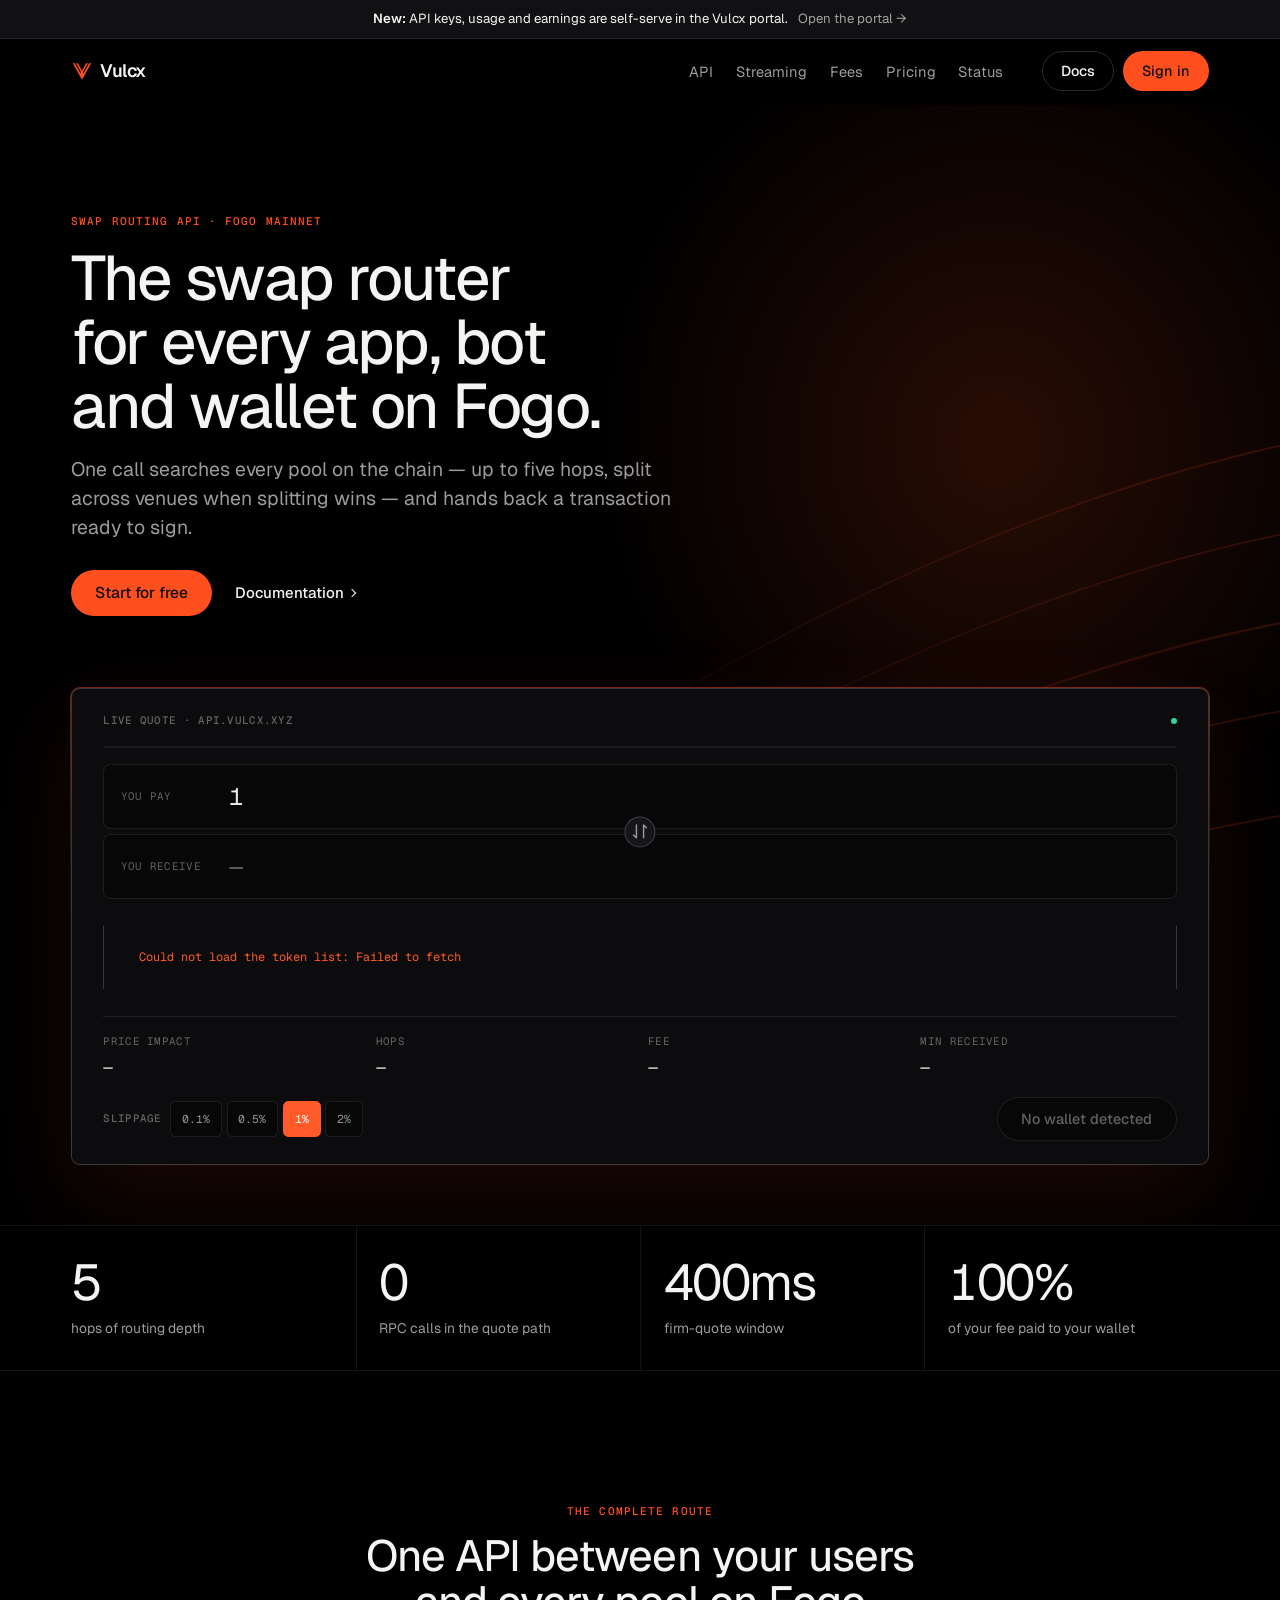
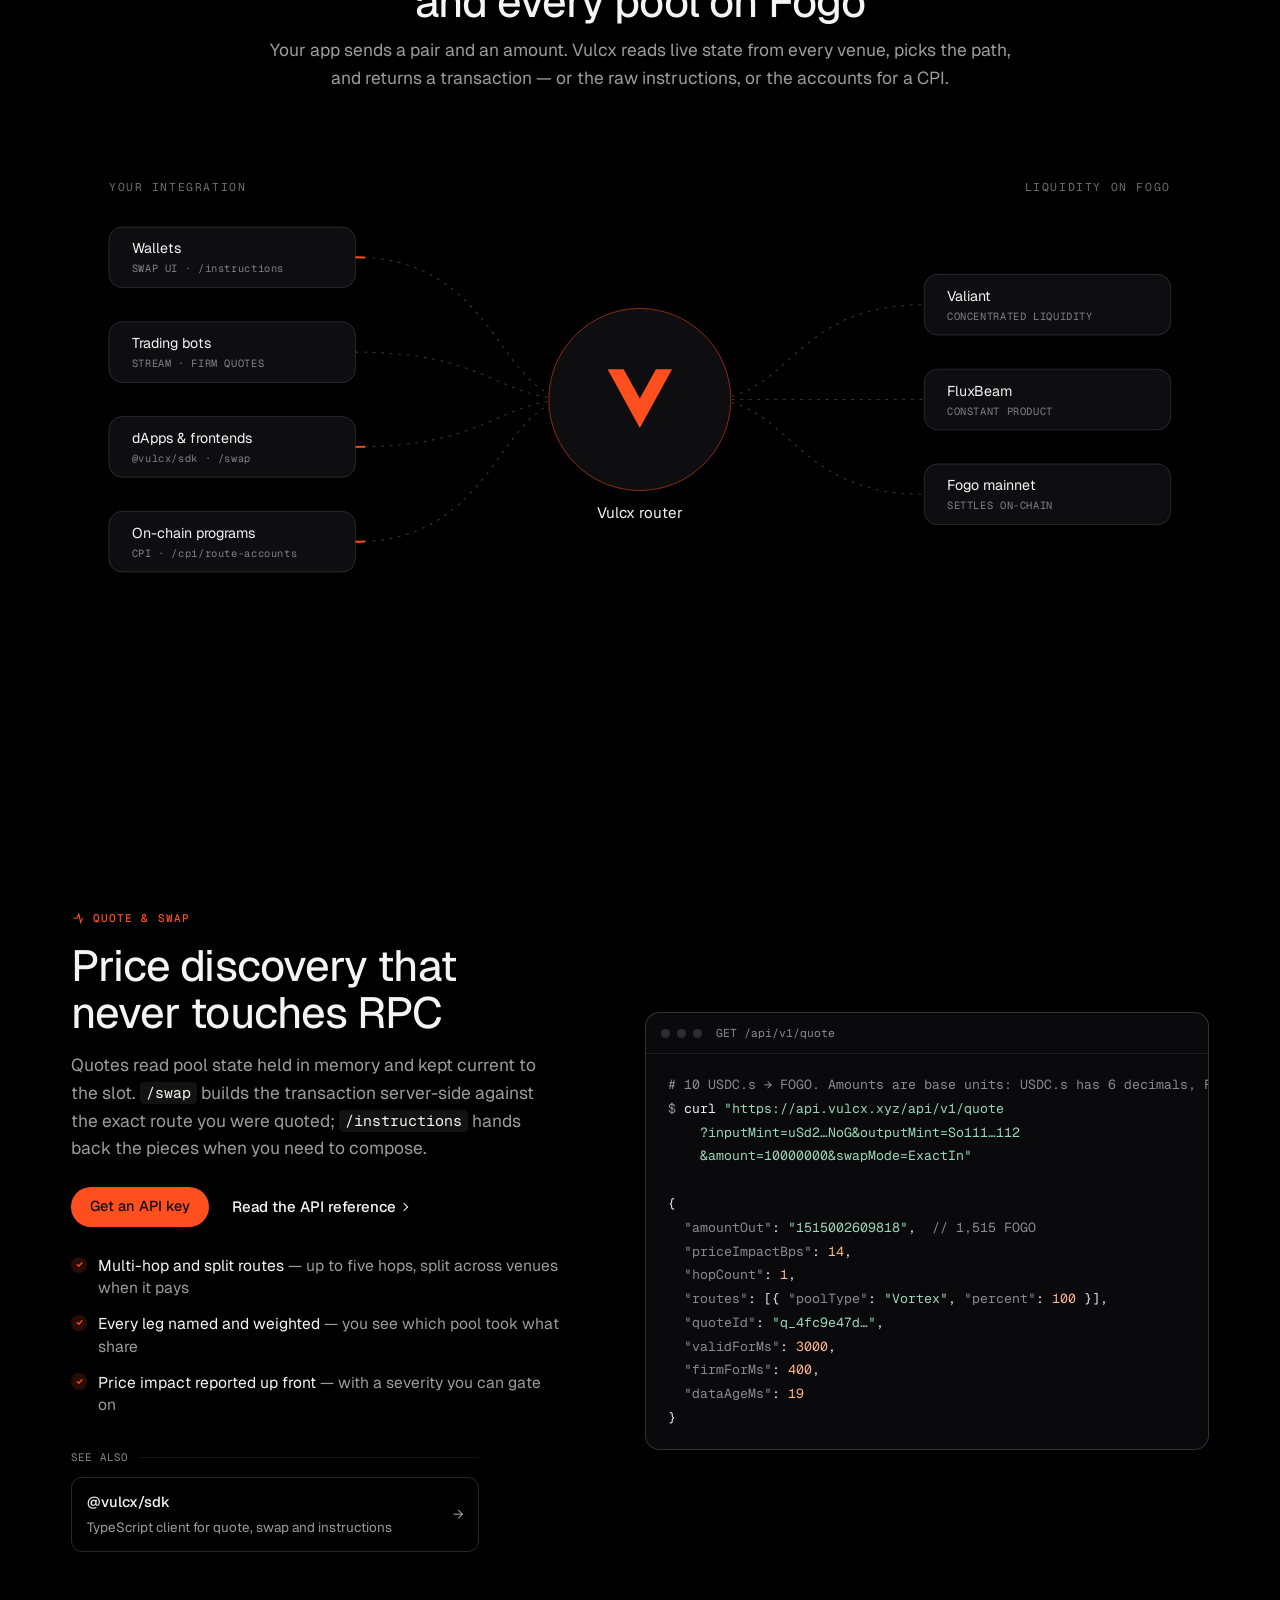
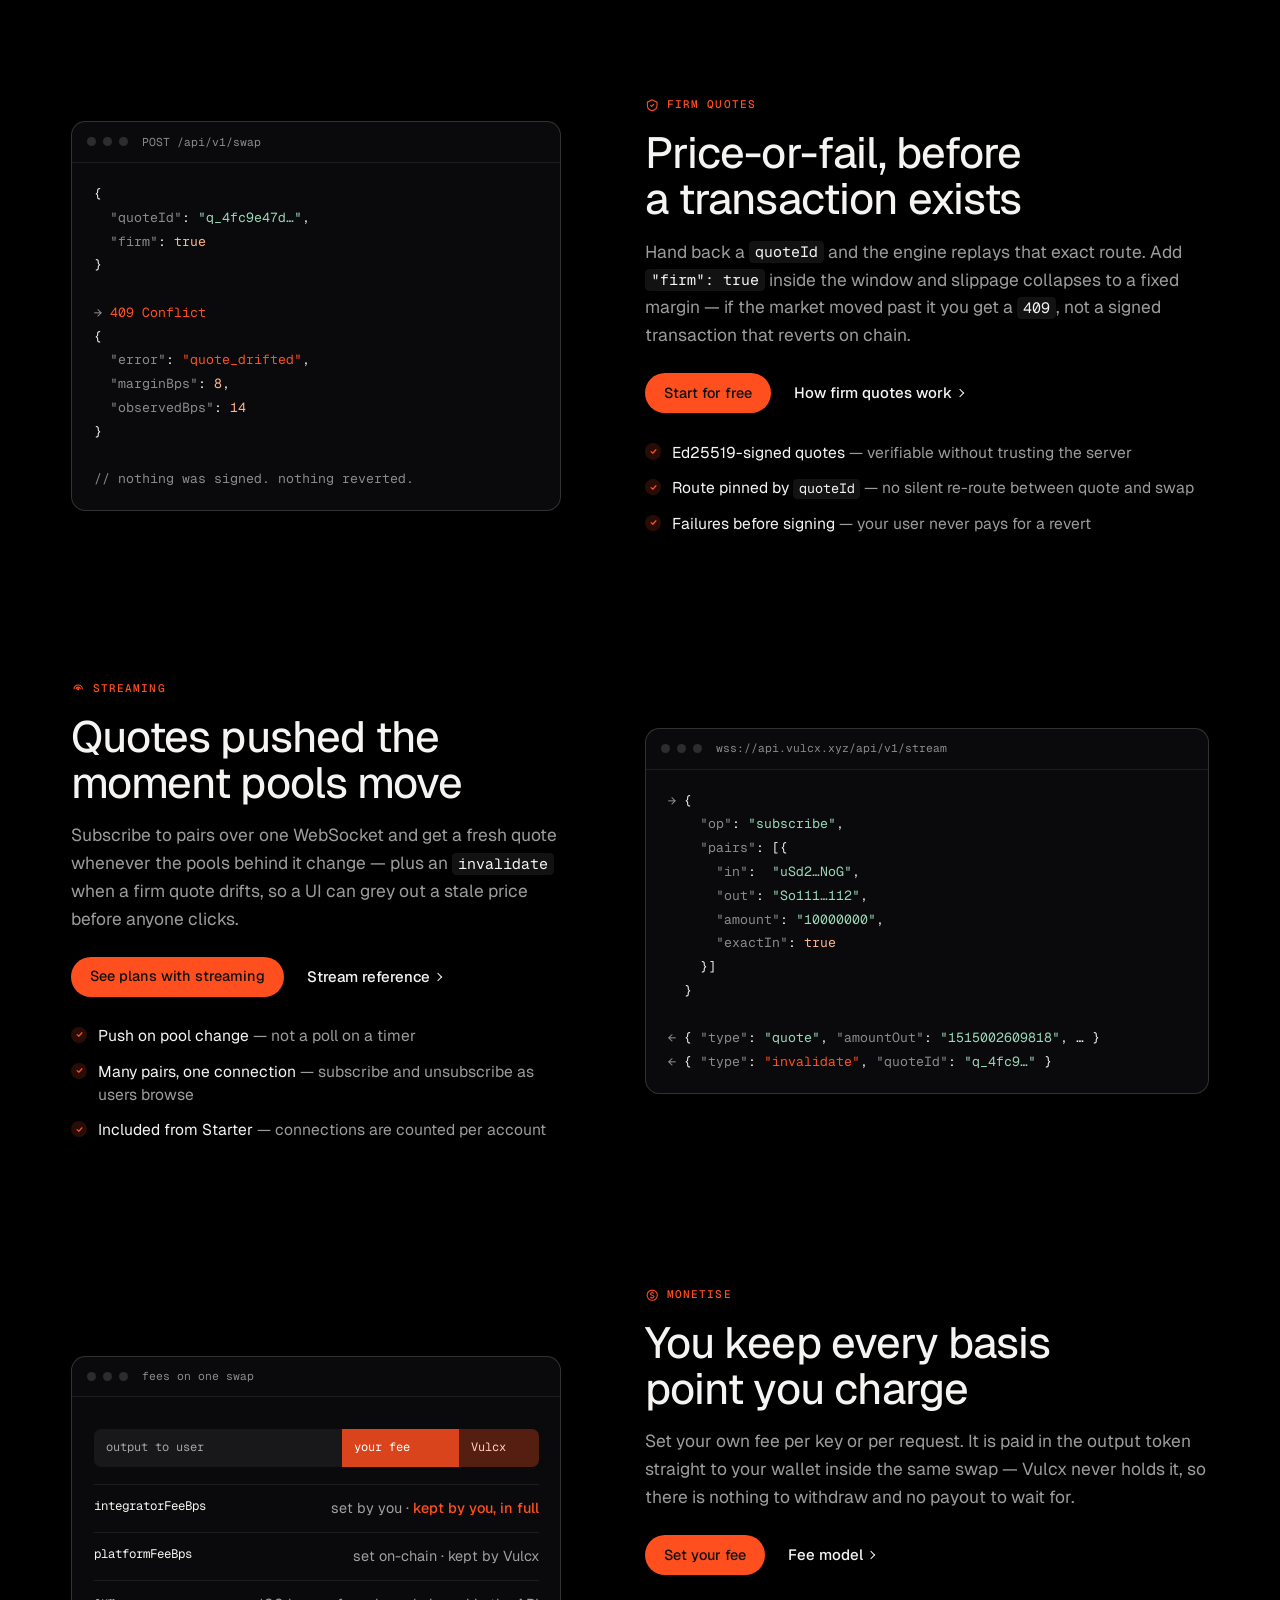
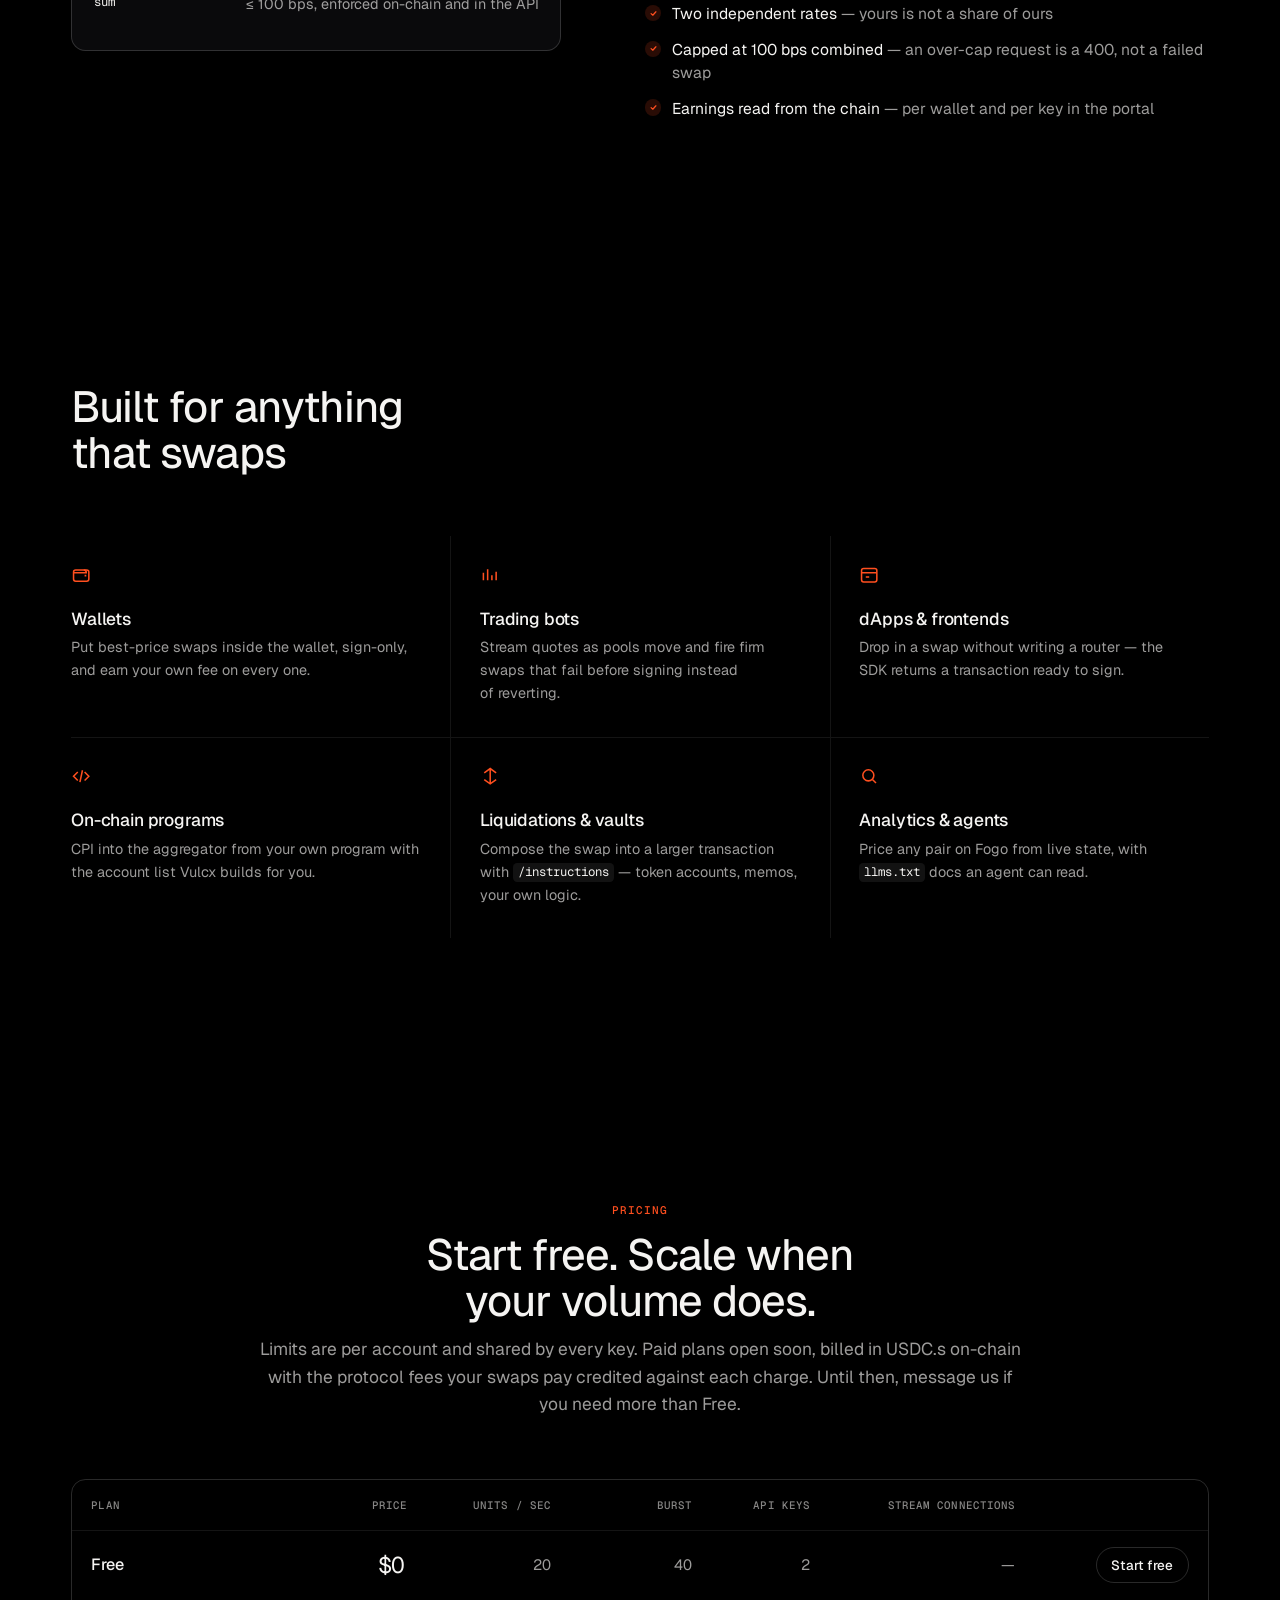
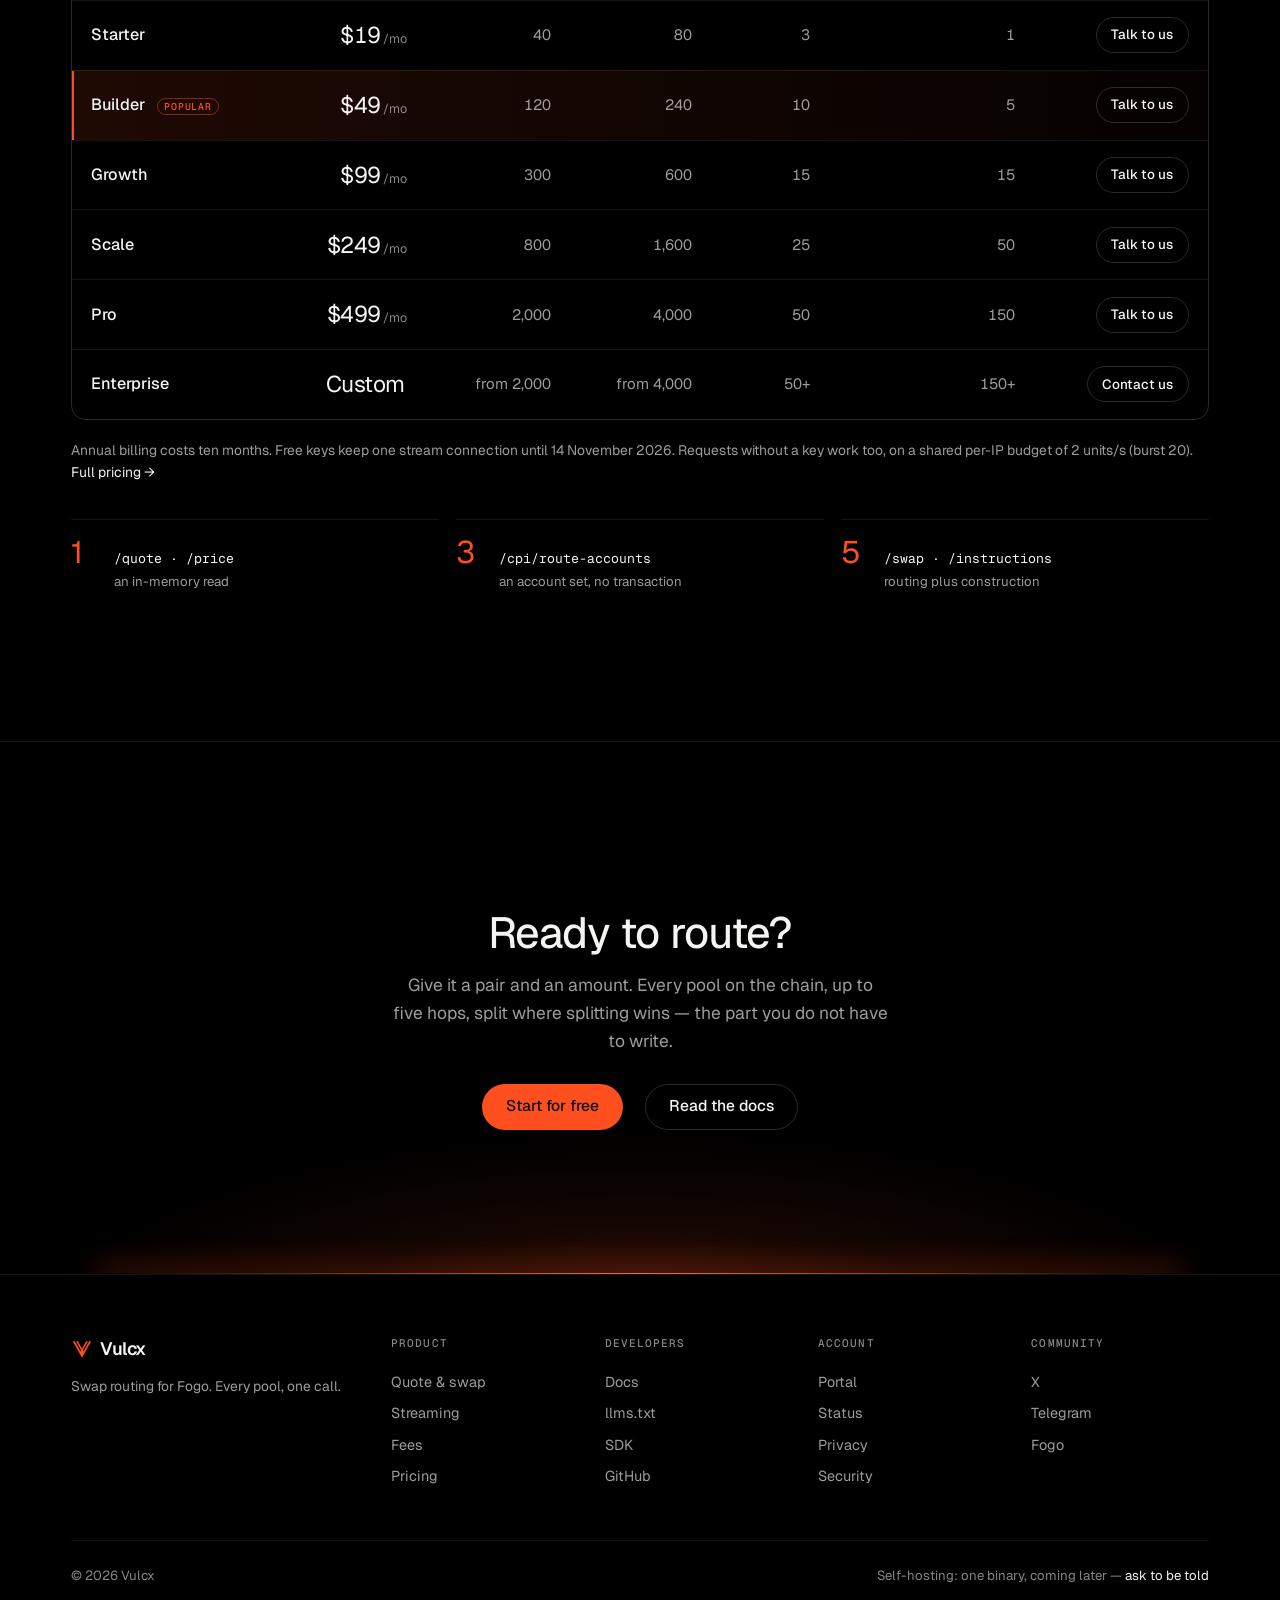
<file: index.html>
<!doctype html>
<html lang="en">
<head>
<meta charset="utf-8">
<script>
/* Frame guard. This page embeds a swap panel that asks a wallet to sign, so a
   site that can iframe it can dress it up as something else and collect the
   signature — clickjacking with funds at the end of it. The real fix is an
   X-Frame-Options / CSP frame-ancestors response header, which GitHub Pages
   cannot send (a <meta> CSP cannot carry frame-ancestors at all). Until the
   apex sits behind something that can set headers, break out of the frame. */
if (window.top !== window.self) { window.top.location = window.self.location; }
</script>
<meta name="viewport" content="width=device-width, initial-scale=1">
<title>Vulcx — Swap routing for Fogo</title>
<meta name="description" content="Give Vulcx a token pair and an amount. It searches every pool on Fogo — up to five hops, splitting when that wins — and returns a signable transaction.">
<link rel="canonical" href="https://vulcx.xyz/">

<link rel="icon" href="/favicon.ico" sizes="any">
<link rel="icon" href="/favicon.svg" type="image/svg+xml">
<link rel="icon" href="/assets/icon-512.png" type="image/png" sizes="512x512">
<link rel="apple-touch-icon" href="/assets/apple-touch-icon.png">
<meta name="theme-color" content="#000000">

<!-- Open Graph. og:image must be an absolute URL and a raster format: scrapers
     do not fetch relative paths and X does not render SVG. -->
<meta property="og:type" content="website">
<meta property="og:site_name" content="Vulcx">
<meta property="og:url" content="https://vulcx.xyz/">
<meta property="og:title" content="Vulcx — Swap routing for Fogo">
<meta property="og:description" content="Give Vulcx a token pair and an amount. It searches every pool on Fogo — up to five hops, splitting when that wins — and returns a signable transaction.">
<meta property="og:image" content="https://vulcx.xyz/assets/og.png?v=3">
<meta property="og:image:width" content="1200">
<meta property="og:image:height" content="630">
<meta property="og:image:alt" content="Vulcx — the swap router for every app, bot and wallet on Fogo.">

<meta name="twitter:card" content="summary_large_image">
<meta name="twitter:site" content="@vulcx_xyz">
<meta name="twitter:creator" content="@vulcx_xyz">
<meta name="twitter:title" content="Vulcx — Swap routing for Fogo">
<meta name="twitter:description" content="Give Vulcx a token pair and an amount. It searches every pool on Fogo — up to five hops, splitting when that wins — and returns a signable transaction.">
<meta name="twitter:image" content="https://vulcx.xyz/assets/og.png?v=3">

<link rel="preconnect" href="https://fonts.googleapis.com">
<link rel="preconnect" href="https://fonts.gstatic.com" crossorigin>
<link rel="stylesheet" href="https://fonts.googleapis.com/css2?family=Geist:wght@300..700&family=Geist+Mono:wght@400;500&display=swap">
<link rel="stylesheet" href="design/tokens.css">

<style>
  /* ------------------------------------------------------------------
     Fifth system: black ground, one ember accent, light large type.
     Token NAMES are unchanged so swap-panel.js (which writes
     var(--vx-accent-N) into inline styles) keeps resolving. See
     design/DESIGN_SYSTEM.md §5.
     ------------------------------------------------------------------ */
  :root {
    --vx-bg: #000000;
    --vx-bg-raised: #0c0c0e;
    --vx-bg-inset: #060607;
    --vx-bg-invert: #0c0c0e;
    --vx-glass: #0c0c0e;
    --vx-hairline: rgba(255,255,255,0.08);
    --vx-hairline-firm: rgba(255,255,255,0.16);
    --vx-fg: #f5f4f2;
    --vx-fg-muted: rgba(245,244,242,0.64);
    --vx-fg-faint: rgba(245,244,242,0.55);
    --vx-fg-invert: #ffffff;
    --vx-ember: #ff4f1f;
    --vx-ember-soft: rgba(255,79,31,0.12);
    --vx-mint: #ff4f1f;
    --vx-mint-text: #ff8a5c;
    --vx-mint-glow: none;
    --vx-success: #34d399;
    --vx-warn: #f5b544;
    --vx-danger: #ff6b45;
    --vx-font-display: "Geist", "Helvetica Neue", system-ui, sans-serif;
    --vx-font-ui: "Geist", system-ui, -apple-system, sans-serif;
    --vx-font-mono: "Geist Mono", ui-monospace, "SF Mono", monospace;
  }
  #swap-panel { --vx-bg: #0c0c0e; --vx-bg-raised: #16161a; --vx-bg-inset: #070708;
                --vx-mint: #ff4f1f; --vx-ember: #ff5a28; --vx-fg-invert: #ffffff; }

  *, *::before, *::after { box-sizing: border-box; }
  [hidden] { display: none !important; }
  html { background: #000; }
  body { margin: 0; background: var(--vx-bg); color: var(--vx-fg); font-family: var(--vx-font-ui);
         font-size: 1.34rem; line-height: 1.6; -webkit-font-smoothing: antialiased; }
  a { color: var(--vx-fg); text-decoration: none; transition: color var(--vx-dur) var(--vx-ease); }
  a:hover { color: var(--vx-ember); }
  h1, h2, h3 { font-family: var(--vx-font-display); font-weight: 450; margin: 0; text-wrap: balance; color: var(--vx-fg); }
  h1 { font-size: clamp(3.6rem, 4.9vw, 7rem); line-height: 1.02; letter-spacing: -0.025em; }
  h2 { font-size: clamp(2.6rem, 3.4vw, 4.6rem); line-height: 1.06; letter-spacing: -0.022em; }
  h3 { font-size: 1.45rem; font-weight: 500; line-height: 1.3; letter-spacing: -0.01em; }
  p { margin: 0; color: var(--vx-fg-muted); text-wrap: pretty; }
  code { font-family: var(--vx-font-mono); font-size: 0.86em; color: var(--vx-fg);
         background: rgba(255,255,255,0.07); border-radius: 0.35rem; padding: 0.1em 0.4em; }
  .shell { width: 100%; max-width: 100rem; margin: 0 auto; padding-inline: var(--vx-space-5); }

  .eyebrow { display: inline-flex; align-items: center; gap: 0.6rem; font-family: var(--vx-font-mono);
             font-size: 0.92rem; font-weight: 500; letter-spacing: 0.1em; text-transform: uppercase; color: var(--vx-ember); }
  .eyebrow svg { width: 1.2rem; height: 1.2rem; }
  .eyebrow .tag { border: 1px solid var(--vx-hairline-firm); border-radius: 999px; padding: 0.1rem 0.6rem;
                  color: var(--vx-fg-muted); letter-spacing: 0.06em; }

  /* ---- buttons: pills ---- */
  .pill { display: inline-flex; align-items: center; justify-content: center; gap: 0.5rem; min-height: 40px;
          padding: 0 1.5rem; border-radius: 999px; font-family: var(--vx-font-ui); font-size: 1.2rem; font-weight: 500;
          white-space: nowrap; border: 1px solid transparent; cursor: pointer;
          transition: background-color var(--vx-dur) var(--vx-ease), border-color var(--vx-dur) var(--vx-ease), color var(--vx-dur) var(--vx-ease); }
  .pill-lg { min-height: 46px; padding: 0 1.9rem; font-size: 1.3rem; }
  .pill-ghost { border-color: var(--vx-hairline-firm); color: var(--vx-fg); }
  .pill-ghost:hover { border-color: rgba(255,255,255,0.5); color: var(--vx-fg); }
  .pill-ember { background: var(--vx-ember); color: #10100f; }
  .pill-ember:hover { background: #ff6a3d; color: #10100f; }
  .link-arrow { display: inline-flex; align-items: center; gap: 0.45rem; font-size: 1.25rem; font-weight: 500; color: var(--vx-fg); }
  .link-arrow::after { content: ""; width: 0.5rem; height: 0.5rem; border-top: 1.5px solid currentColor;
                       border-right: 1.5px solid currentColor; transform: rotate(45deg); transition: transform var(--vx-dur) var(--vx-ease); }
  .link-arrow:hover { color: var(--vx-fg); }
  .link-arrow:hover::after { transform: translateX(3px) rotate(45deg); }
  /* swap-panel.js renders .btn .btn-primary for its wallet button. */
  .btn { display: inline-flex; align-items: center; justify-content: center; gap: 0.6rem; min-height: 44px;
         padding: 0 1.7rem; border-radius: 999px; border: 1px solid transparent; font-family: var(--vx-font-ui);
         font-size: 1.2rem; font-weight: 500; cursor: pointer; white-space: nowrap;
         transition: background-color var(--vx-dur) var(--vx-ease), color var(--vx-dur) var(--vx-ease); }
  .btn-primary { background: var(--vx-ember); color: #10100f; }
  .btn-primary:hover { background: #ff6a3d; color: #10100f; }
  .btn-ghost { border-color: var(--vx-hairline-firm); color: var(--vx-fg); }

  /* ---- announcement + nav ---- */
  .announce { background: #111113; border-bottom: 1px solid var(--vx-hairline); text-align: center;
              font-size: 1.1rem; padding: 0.7rem var(--vx-space-3); color: var(--vx-fg); }
  .announce b { font-weight: 600; }
  .announce a { color: var(--vx-fg-muted); margin-left: 0.8rem; }
  .announce a:hover { color: var(--vx-fg); }
  .nav { position: sticky; top: 0; z-index: 20; background: rgba(0,0,0,0.72); backdrop-filter: blur(14px);
         border-bottom: 1px solid transparent; transition: border-color var(--vx-dur) var(--vx-ease); }
  .nav.scrolled { border-bottom-color: var(--vx-hairline); }
  .nav-in { display: flex; align-items: center; justify-content: space-between; gap: var(--vx-space-4); height: 5.4rem; }
  .brand { display: flex; align-items: center; gap: 0.6rem; color: var(--vx-fg); }
  .brand span { font-family: var(--vx-font-display); font-size: 1.5rem; font-weight: 600; letter-spacing: -0.03em; }
  .brand:hover { color: var(--vx-fg); }
  .nav-links { display: flex; align-items: center; gap: var(--vx-space-4); margin-left: auto; }
  .nav-links a { font-size: 1.22rem; color: var(--vx-fg-muted); }
  .nav-links a:hover { color: var(--vx-fg); }
  .nav-right { display: flex; align-items: center; gap: var(--vx-space-2); }
  .nav-cta { display: flex; align-items: center; gap: 0.7rem; margin-left: var(--vx-space-3); }
  .nav-toggle { display: none; align-items: center; justify-content: center; background: none;
                border: 1px solid var(--vx-hairline-firm); border-radius: 999px; padding: 0.55rem; cursor: pointer;
                color: var(--vx-fg); min-height: 40px; min-width: 40px; }

  /* ---- hero ---- */
  .hero { position: relative; overflow: hidden; padding-block: 9rem 5rem; }
  .streaks { position: absolute; inset: -10% -20% auto auto; width: 90%; height: 120%; pointer-events: none;
             opacity: 0.95; mask-image: linear-gradient(90deg, transparent 0%, #000 35%, #000 80%, transparent 100%); }
  .streaks path { fill: none; stroke-linecap: round; }
  .streaks .s { stroke-dasharray: 260 1400; animation: streak 7s linear infinite; }
  .streaks .s:nth-of-type(2n) { animation-duration: 9.5s; animation-delay: -3s; }
  .streaks .s:nth-of-type(3n) { animation-duration: 12s; animation-delay: -6s; }
  @keyframes streak { from { stroke-dashoffset: 1660; } to { stroke-dashoffset: 0; } }
  .hero-glow { position: absolute; inset: 0; pointer-events: none;
               background: radial-gradient(45% 55% at 78% 30%, rgba(255,79,31,0.16) 0%, rgba(255,79,31,0) 70%); }
  .hero-in { position: relative; z-index: 1; }
  .hero-copy { display: flex; flex-direction: column; align-items: flex-start; gap: var(--vx-space-3); max-width: 62rem; }
  .hero p.lede { font-size: 1.62rem; line-height: 1.5; max-width: 50rem; color: var(--vx-fg-muted); }
  .hero-cta { display: flex; align-items: center; gap: var(--vx-space-4); flex-wrap: wrap; margin-top: var(--vx-space-2); }
  .hero-panel { position: relative; z-index: 1; margin-top: 6rem; }
  .hero-panel::before { content: ""; position: absolute; inset: -1px; border-radius: calc(var(--vx-r-card) + 1px); pointer-events: none;
                        background: linear-gradient(180deg, rgba(255,79,31,0.45), rgba(255,255,255,0.06) 40%, rgba(255,255,255,0.02)); z-index: -1; }
  .hero-panel .route { box-shadow: 0 3rem 8rem rgba(255,79,31,0.10); }

  /* ---- stats ---- */
  .stats { border-block: 1px solid var(--vx-hairline); }
  .stats-in { display: grid; grid-template-columns: repeat(4, minmax(0, 1fr)); }
  .stat { padding: var(--vx-space-5) var(--vx-space-4); border-left: 1px solid var(--vx-hairline); }
  .stat:first-child { border-left: 0; padding-left: 0; }
  .stat-n { display: block; font-family: var(--vx-font-display); font-size: 4.2rem; font-weight: 400; line-height: 1;
            letter-spacing: -0.03em; font-variant-numeric: tabular-nums; }
  .stat-k { display: block; margin-top: 0.8rem; font-size: 1.15rem; color: var(--vx-fg-muted); }

  /* ---- sections ---- */
  section { padding-block: 11rem; position: relative; }
  .center-head { display: flex; flex-direction: column; align-items: center; text-align: center; gap: var(--vx-space-2); max-width: 64rem; margin: 0 auto; }
  .center-head p { font-size: 1.45rem; }

  /* ---- hub diagram ---- */
  .hub { margin-top: 5rem; }
  .hub svg { width: 100%; height: auto; display: block; }
  .hub .wire { stroke: rgba(255,255,255,0.20); stroke-width: 1.2; stroke-dasharray: 3 6; fill: none; }
  .hub .pulse { stroke: var(--vx-ember); stroke-width: 2; stroke-dasharray: 10 400; fill: none;
                animation: wire 3.6s linear infinite; }
  .hub .pulse:nth-of-type(2n) { animation-delay: -1.2s; } .hub .pulse:nth-of-type(3n) { animation-delay: -2.4s; }
  @keyframes wire { from { stroke-dashoffset: 410; } to { stroke-dashoffset: 0; } }
  .hub .node rect { fill: #0e0e11; stroke: rgba(255,255,255,0.14); }
  .hub .node text { fill: #f5f4f2; font-family: "Geist", sans-serif; font-size: 15px; }
  .hub .node .sub { fill: rgba(245,244,242,0.5); font-family: "Geist Mono", monospace; font-size: 11px; letter-spacing: 0.06em; }
  .hub .core circle { fill: #0e0e11; stroke: rgba(255,79,31,0.55); }
  .hub .side { fill: rgba(245,244,242,0.45); font-family: "Geist Mono", monospace; font-size: 12px; letter-spacing: 0.14em; }

  /* ---- product rows ---- */
  .product { display: grid; grid-template-columns: minmax(0, 1fr) minmax(0, 1.15fr); gap: 7rem; align-items: center; }
  .product + .product { margin-top: 12rem; }
  .product.flip .product-copy { order: 2; }
  .product > * { min-width: 0; }
  .product-copy { display: flex; flex-direction: column; align-items: flex-start; gap: var(--vx-space-3); }
  .product-copy > p { font-size: 1.45rem; }
  .product-cta { display: flex; align-items: center; gap: var(--vx-space-3) var(--vx-space-4); flex-wrap: wrap; margin-top: var(--vx-space-1); }
  .checks { list-style: none; margin: var(--vx-space-2) 0 0; padding: 0; display: flex; flex-direction: column; gap: 1.1rem; }
  .checks li { display: flex; gap: 0.9rem; font-size: 1.3rem; color: var(--vx-fg); line-height: 1.45; }
  .checks li::before { content: ""; flex-shrink: 0; width: 1.35rem; height: 1.35rem; margin-top: 0.15rem; border-radius: 50%;
    background: rgba(255,79,31,0.16) url("data:image/svg+xml,%3Csvg xmlns='http://www.w3.org/2000/svg' viewBox='0 0 16 16'%3E%3Cpath d='M4.5 8.2 7 10.5l4.5-5' fill='none' stroke='%23ff4f1f' stroke-width='1.8' stroke-linecap='round' stroke-linejoin='round'/%3E%3C/svg%3E") center/0.95rem no-repeat; }
  .checks li span { color: var(--vx-fg-muted); }
  .see-also { width: 100%; max-width: 34rem; margin-top: var(--vx-space-3); }
  .see-also-k { display: flex; align-items: center; gap: 0.9rem; font-family: var(--vx-font-mono); font-size: 0.9rem;
                letter-spacing: 0.1em; text-transform: uppercase; color: var(--vx-fg-faint); }
  .see-also-k::after { content: ""; flex-grow: 1; height: 1px; background: var(--vx-hairline); }
  .see-card { margin-top: 0.9rem; display: flex; align-items: center; justify-content: space-between; gap: 1rem;
              border: 1px solid var(--vx-hairline-firm); border-radius: 0.9rem; padding: 1rem 1.2rem; }
  .see-card b { display: block; font-weight: 500; font-size: 1.22rem; }
  .see-card span { font-size: 1.12rem; color: var(--vx-fg-muted); }
  .see-card:hover { border-color: rgba(255,255,255,0.32); color: var(--vx-fg); }

  .window { background: #0a0a0c; border: 1px solid var(--vx-hairline-firm); border-radius: 1.2rem; overflow: hidden;
            box-shadow: 0 3rem 6rem rgba(0,0,0,0.6); }
  .window-bar { display: flex; align-items: center; gap: 0.6rem; padding: 0.9rem 1.2rem; border-bottom: 1px solid var(--vx-hairline); }
  .window-bar i { width: 0.75rem; height: 0.75rem; border-radius: 50%; background: rgba(255,255,255,0.14); }
  .window-bar span { margin-left: 0.6rem; font-family: var(--vx-font-mono); font-size: 0.95rem; color: var(--vx-fg-faint); }
  .window pre { margin: 0; padding: 1.6rem 1.8rem; font-family: var(--vx-font-mono); font-size: 1.1rem; line-height: 1.8;
                color: var(--vx-fg); overflow-x: auto; font-variant-numeric: tabular-nums; }
  .c-key { color: var(--vx-fg-faint); } .c-str { color: #9ad7b8; } .c-num { color: #ffb38a; }
  .c-com { color: #8a8a93; }
  .c-ember { color: var(--vx-ember); } .c-mint { color: var(--vx-success); }

  .fee-visual { padding: 1.4rem 1.8rem 1.8rem; }
  .fee-bar { display: flex; height: 3.2rem; border-radius: 0.6rem; overflow: hidden; margin: 1.2rem 0 1.4rem; }
  .fee-bar span { display: flex; align-items: center; padding-inline: 1rem; font-family: var(--vx-font-mono); font-size: 1rem; white-space: nowrap; }
  .fee-row { display: flex; justify-content: space-between; gap: 1rem; padding: 1rem 0; border-top: 1px solid var(--vx-hairline); font-size: 1.2rem; }
  .fee-row code { background: none; padding: 0; color: var(--vx-fg); }
  .fee-row span:last-child { color: var(--vx-fg-muted); text-align: right; }

  /* ---- solutions grid ---- */
  .solutions h2 { max-width: 40rem; }
  .sol-grid { margin-top: 5rem; display: grid; grid-template-columns: repeat(3, minmax(0, 1fr)); }
  .sol { padding: 2.4rem 2.4rem 2.6rem 0; }
  .sol:nth-child(3n+2), .sol:nth-child(3n) { padding-left: 2.4rem; border-left: 1px solid var(--vx-hairline); }
  .sol:nth-child(n+4) { border-top: 1px solid var(--vx-hairline); }
  .sol svg { width: 1.7rem; height: 1.7rem; color: var(--vx-ember); }
  .sol h3 { margin-top: 1.2rem; }
  .sol p { margin-top: 0.5rem; font-size: 1.2rem; }

  /* ---- plans ---- */
  .plans { margin-top: 5rem; display: grid; grid-template-columns: repeat(3, minmax(0, 1fr)); gap: 1.4rem; }
  .plan { border: 1px solid var(--vx-hairline-firm); border-radius: 1.2rem; padding: 2.2rem; display: flex; flex-direction: column; gap: 1rem;
          background: linear-gradient(180deg, rgba(255,255,255,0.03), rgba(255,255,255,0)); }
  .plan.hot { border-color: rgba(255,79,31,0.55); background: linear-gradient(180deg, rgba(255,79,31,0.10), rgba(255,79,31,0)); }
  .plan-name { font-family: var(--vx-font-mono); font-size: 0.95rem; letter-spacing: 0.1em; text-transform: uppercase; color: var(--vx-fg-muted); }
  .plan-price { font-family: var(--vx-font-display); font-size: 3.6rem; font-weight: 400; letter-spacing: -0.03em; line-height: 1; }
  .plan-price small { font-size: 1.2rem; color: var(--vx-fg-muted); letter-spacing: 0; }
  .plan ul { list-style: none; padding: 0; margin: 0.4rem 0 0; display: flex; flex-direction: column; gap: 0.7rem; }
  .plan li { font-size: 1.22rem; color: var(--vx-fg-muted); }
  .plan li b { color: var(--vx-fg); font-weight: 500; }
  .plan .pill { margin-top: auto; align-self: flex-start; }
  .plan-table-wrap { margin-top: 5rem; overflow-x: auto; border: 1px solid var(--vx-hairline-firm); border-radius: 1.2rem; }
  .plan-table { width: 100%; min-width: 64rem; border-collapse: collapse; font-variant-numeric: tabular-nums; }
  .plan-table th, .plan-table td { padding: 1.35rem 1.6rem; text-align: right; border-top: 1px solid var(--vx-hairline); font-size: 1.25rem; color: var(--vx-fg-muted); white-space: nowrap; }
  .plan-table thead th { border-top: 0; font-family: var(--vx-font-mono); font-size: 0.9rem; font-weight: 500; letter-spacing: 0.1em; text-transform: uppercase; color: var(--vx-fg-faint); }
  .plan-table th:first-child, .plan-table td:first-child { text-align: left; }
  .plan-table tbody th { font-weight: 500; color: var(--vx-fg); }
  .pt-name { font-size: 1.35rem; }
  .plan-tag { margin-left: 0.6rem; font-family: var(--vx-font-mono); font-size: 0.82rem; letter-spacing: 0.08em; text-transform: uppercase;
              color: var(--vx-ember); border: 1px solid rgba(255,79,31,0.45); border-radius: 999px; padding: 0.1rem 0.55rem; }
  .plan-table td.pt-price { font-family: var(--vx-font-display); font-size: 1.9rem; color: var(--vx-fg); letter-spacing: -0.02em; }
  .pt-price small { font-family: var(--vx-font-ui); font-size: 1.05rem; color: var(--vx-fg-faint); margin-left: 0.2rem; letter-spacing: 0; }
  .plan-table tr.hot { background: linear-gradient(90deg, rgba(255,79,31,0.12), rgba(255,79,31,0.02)); }
  .plan-table tr.hot th { box-shadow: inset 2px 0 0 var(--vx-ember); }
  .pt-cta .pill { min-height: 36px; padding: 0 1.2rem; font-size: 1.12rem; }
  .plan-note { margin-top: 1.6rem; font-size: 1.15rem; }
  .plan-note a { color: var(--vx-fg); }
  .sr { position: absolute; width: 1px; height: 1px; overflow: hidden; clip: rect(0 0 0 0); }
  .limits { margin-top: 3rem; display: grid; grid-template-columns: repeat(3, minmax(0, 1fr)); gap: 1.4rem; }
  .limit { display: flex; align-items: baseline; gap: 1.2rem; padding: 1.4rem 0; border-top: 1px solid var(--vx-hairline); }
  .limit-cost { font-family: var(--vx-font-display); font-size: 2.6rem; color: var(--vx-ember); line-height: 1; width: 2.4rem; }
  .limit-ep { font-family: var(--vx-font-mono); font-size: 1.1rem; color: var(--vx-fg); }
  .limit-note { display: block; font-size: 1.1rem; color: var(--vx-fg-muted); }

  /* ---- closing ---- */
  .close { overflow: hidden; text-align: center; padding-block: 14rem 12rem; border-top: 1px solid var(--vx-hairline); }
  .close::before { content: ""; position: absolute; inset: 0; pointer-events: none;
    background: radial-gradient(70% 60% at 50% 115%, rgba(255,79,31,0.35) 0%, rgba(255,79,31,0.08) 40%, rgba(0,0,0,0) 70%); }
  .close::after { content: ""; position: absolute; left: 8%; right: 8%; bottom: 0; height: 1px;
    background: linear-gradient(90deg, transparent, rgba(255,120,70,0.9), transparent); box-shadow: 0 0 30px 4px rgba(255,79,31,0.45); }
  .close-in { position: relative; z-index: 1; display: flex; flex-direction: column; align-items: center; gap: var(--vx-space-3); }
  .close p { font-size: 1.45rem; max-width: 42rem; }

  /* ---- footer ---- */
  footer { border-top: 1px solid var(--vx-hairline); padding-block: 5rem 3rem; }
  .foot-grid { display: grid; grid-template-columns: 1.6fr repeat(4, minmax(0, 1fr)); gap: 3rem; }
  .foot-brand p { margin-top: 1rem; font-size: 1.15rem; max-width: 24rem; }
  .foot-col h4 { margin: 0 0 1.2rem; font-family: var(--vx-font-mono); font-size: 0.92rem; font-weight: 500;
                 letter-spacing: 0.1em; text-transform: uppercase; color: var(--vx-fg-faint); }
  .foot-col a { display: block; font-size: 1.2rem; color: var(--vx-fg-muted); padding-block: 0.35rem; }
  .foot-col a:hover { color: var(--vx-fg); }
  .foot-bottom { margin-top: 4rem; padding-top: 2rem; border-top: 1px solid var(--vx-hairline); display: flex;
                 justify-content: space-between; gap: 1rem; flex-wrap: wrap; font-size: 1.1rem; color: var(--vx-fg-faint); }

  /* ---- live swap panel (unchanged markup contract with swap-panel.js) ---- */
  .route { width: 100%; background: var(--vx-bg-raised);
           border: 1px solid var(--vx-hairline-firm); border-radius: var(--vx-r-card);
           padding: var(--vx-space-4) var(--vx-space-5); display: flex; flex-direction: column;
           gap: var(--vx-space-3); text-align: left; }
  .route-head { display: flex; align-items: center; justify-content: space-between;
                gap: var(--vx-space-3); flex-wrap: wrap;
                padding-bottom: var(--vx-space-2); border-bottom: 1px solid var(--vx-hairline); }
  .mono-mini { font-family: var(--vx-font-mono); font-size: var(--vx-text-label); font-weight: 500;
               letter-spacing: var(--vx-track-label); text-transform: uppercase; color: var(--vx-fg-faint); }
  .live { display: inline-flex; align-items: center; gap: 0.6rem; }
  .dot { width: 0.5rem; height: 0.5rem; border-radius: 50%; background: var(--vx-accent-2);
         box-shadow: 0 0 0 0 rgba(52,211,153,0.55); animation: pulse 2.6s var(--vx-ease) infinite; }
  @keyframes pulse { 0% { box-shadow: 0 0 0 0 rgba(52,211,153,0.5); }
                     70% { box-shadow: 0 0 0 0.7rem rgba(52,211,153,0); }
                     100% { box-shadow: 0 0 0 0 rgba(52,211,153,0); } }

  /* ---- the split, drawn ----
     Input token, a fan-out bus, one channel per venue, a fan-in bus, output.
     The buses are the ::before/::after of .legs, so no extra markup is needed
     and the diagram survives however many legs the router returns. */
  .route-body { display: flex; align-items: stretch; gap: 0; }
  .token { display: flex; flex-direction: column; align-items: center; justify-content: center;
           gap: 0.6rem; flex-shrink: 0; width: 13rem; }
  .token-badge { width: 4.2rem; height: 4.2rem; border-radius: 50%; display: flex;
                 align-items: center; justify-content: center; font-family: var(--vx-font-mono);
                 font-size: 0.95rem; background: var(--vx-bg-inset);
                 border: 1px solid var(--vx-hairline-firm); color: var(--vx-fg); }
  .token-out .token-badge { border-color: var(--vx-ember); color: var(--vx-ember);
                            box-shadow: 0 0 1.6rem rgba(255,90,40,0.30); }
  .amount { font-family: var(--vx-font-mono); font-size: var(--vx-text-num);
            font-variant-numeric: tabular-nums; color: var(--vx-fg); }
  .token-out .amount { color: var(--vx-ember); font-weight: 500; }

  .legs { flex-grow: 1; position: relative; display: flex; flex-direction: column;
          justify-content: center; gap: 0.8rem; padding-inline: 3rem; min-width: 0; }
  /* The fan-out and fan-in buses. A vertical hairline spanning the channel
     stack, so three bars read as one route splitting and re-merging. */
  .legs::before, .legs::after { content: ""; position: absolute; top: 12%; bottom: 12%;
                                width: 1px; background: var(--vx-hairline-firm); }
  /* The bus is the spine and the stubs are branches off it, so the stubs sit
     a step dimmer. Same weight for both reads as a grid, not a graph. */
  .legs::before { left: 0; } .legs::after { right: 0; }

  .leg { display: flex; align-items: center; gap: var(--vx-space-2); position: relative; }
  /* Stubs joining each channel to the buses. */
  .leg::before, .leg::after { content: ""; position: absolute; top: 50%; width: 3rem; height: 1px;
                              background: rgba(255,255,255,0.10); }
  .leg::before { left: -3rem; } .leg::after { right: -3rem; }
  .leg-venue { font-family: var(--vx-font-mono); font-size: 1rem; width: 8rem; flex-shrink: 0;
               white-space: nowrap; overflow: hidden; text-overflow: ellipsis; }
  .leg-track { flex-grow: 1; height: 1.1rem; border-radius: 2px; background: var(--vx-bg-inset);
               border: 1px solid var(--vx-hairline); overflow: hidden; position: relative; }
  .leg-fill { display: block; height: 100%; width: 0; position: relative; overflow: hidden;
              transition: width 1.1s var(--vx-ease); }
  /* Flow along the channel: a light sweep travelling in the direction of the
     swap. Weight-proportional bars are static; the sweep is what says the
     route is carrying something right now. */
  .leg-fill::after { content: ""; position: absolute; inset: 0;
                     background: linear-gradient(90deg, transparent 0%,
                       rgba(255,255,255,0.42) 50%, transparent 100%);
                     transform: translateX(-100%);
                     animation: flow 2.4s var(--vx-ease) infinite; }
  .leg:nth-child(2) .leg-fill::after { animation-delay: 0.35s; }
  .leg:nth-child(3) .leg-fill::after { animation-delay: 0.7s; }
  @keyframes flow { 0% { transform: translateX(-100%); } 60%, 100% { transform: translateX(220%); } }
  .leg-pct { font-family: var(--vx-font-mono); font-size: 1rem; color: var(--vx-fg); width: 4rem;
             text-align: right; flex-shrink: 0; font-variant-numeric: tabular-nums; }
  .leg-kind { font-family: var(--vx-font-mono); font-size: var(--vx-text-label);
              color: var(--vx-fg-faint); width: 11rem; text-align: right; flex-shrink: 0;
              white-space: nowrap; text-transform: uppercase; letter-spacing: 0.06em; }

  .rule { height: 1px; background: var(--vx-hairline); }
  .route-meta { display: grid; grid-template-columns: repeat(4, minmax(0, 1fr)); gap: var(--vx-space-3); }
  .meta-k { display: block; font-family: var(--vx-font-mono); font-size: var(--vx-text-label);
            letter-spacing: var(--vx-track-label); text-transform: uppercase; color: var(--vx-fg-faint); }
  .meta-v { display: block; margin-top: 0.3rem; font-family: var(--vx-font-mono);
            font-size: 1.4rem; color: var(--vx-fg); font-variant-numeric: tabular-nums; }

  /* ---- live swap panel ---- */
  .sp { display: flex; flex-direction: column; gap: var(--vx-space-3); }
  .sp-head { display: flex; align-items: center; justify-content: space-between;
             gap: var(--vx-space-3); flex-wrap: wrap; }
  .sp-freshwrap { height: 2px; background: rgba(255,255,255,0.06); border-radius: 2px; overflow: hidden; }
  .sp-fresh { display: block; height: 100%; background: var(--vx-accent-2);
              transform-origin: left center; transform: scaleX(0); }
  .sp.is-stale .sp-fresh { background: var(--vx-fg-faint); }
  .sp.is-error .sp-fresh { background: var(--vx-ember); transform: scaleX(1); }

  .sp-rows { display: flex; flex-direction: column; gap: 0.4rem; position: relative; }
  .sp-row { display: flex; align-items: center; gap: var(--vx-space-2);
            background: var(--vx-bg-inset); border: 1px solid var(--vx-hairline);
            border-radius: var(--vx-r-panel); padding: var(--vx-space-3);
            transition: border-color var(--vx-dur) var(--vx-ease); }
  .sp-row:focus-within { border-color: var(--vx-ember); }
  .sp-lab { font-family: var(--vx-font-mono); font-size: var(--vx-text-label);
            letter-spacing: var(--vx-track-label); text-transform: uppercase;
            color: var(--vx-fg-faint); width: 8rem; flex-shrink: 0; }
  .sp-amt { flex-grow: 1; min-width: 0; background: none; border: 0; outline: none;
            font-family: var(--vx-font-mono); font-size: 2rem; font-variant-numeric: tabular-nums;
            color: var(--vx-fg); padding: 0; }
  .sp-amt::placeholder { color: var(--vx-fg-faint); }
  .sp-amt[readonly] { color: var(--vx-ember); }
  .sp-pick { position: relative; flex-shrink: 0; }
  .sp-token { display: flex; align-items: center; gap: 0.5rem; appearance: none;
              background: var(--vx-bg-raised); border: 1px solid var(--vx-hairline-firm);
              border-radius: var(--vx-r-chip); color: var(--vx-fg);
              font-family: var(--vx-font-mono); font-size: 1rem;
              padding: 0.6rem 1rem; min-height: 44px; cursor: pointer;
              transition: border-color var(--vx-dur) var(--vx-ease); }
  .sp-token:hover { border-color: var(--vx-ember); }
  .sp-token svg { opacity: 0.5; }
  .sp-token-logo { width: 1.6rem; height: 1.6rem; border-radius: 50%; display: block;
                   object-fit: cover; flex-shrink: 0; }
  .sp-tokenlist { position: absolute; right: 0; top: calc(100% + 0.4rem); z-index: 5;
                  min-width: 100%; display: flex; flex-direction: column; gap: 0.15rem;
                  background: var(--vx-bg-raised); border: 1px solid var(--vx-hairline-firm);
                  border-radius: var(--vx-r-panel); padding: 0.35rem;
                  box-shadow: 0 1rem 2.5rem rgba(23,22,26,0.22); }
  .sp-tokenlist button { display: flex; align-items: center; gap: 0.5rem; width: 100%;
                         background: none; border: 0; border-radius: var(--vx-r-chip);
                         color: var(--vx-fg-muted); font-family: var(--vx-font-mono);
                         font-size: 1rem; padding: 0.55rem 0.8rem; min-height: 40px;
                         cursor: pointer; text-align: left;
                         transition: background-color var(--vx-dur) var(--vx-ease),
                                     color var(--vx-dur) var(--vx-ease); }
  .sp-tokenlist button:hover { background: rgba(255,255,255,0.06); color: var(--vx-fg); }
  .sp-tokenlist button.on { color: var(--vx-ember); }
  .sp-flip { position: absolute; left: 50%; top: 50%; transform: translate(-50%, -50%);
             z-index: 2; width: 2.6rem; height: 2.6rem; border-radius: 50%;
             background: var(--vx-bg-raised); border: 1px solid var(--vx-hairline-firm);
             color: var(--vx-fg-muted); display: flex; align-items: center;
             justify-content: center; cursor: pointer;
             transition: color var(--vx-dur) var(--vx-ease), border-color var(--vx-dur) var(--vx-ease); }
  .sp-flip:hover { color: var(--vx-ember); border-color: var(--vx-ember); }
  .sp-warn { margin: 0; display: flex; align-items: center; gap: 0.6rem;
             font-family: var(--vx-font-mono); font-size: 1rem; line-height: 1.5;
             border-radius: var(--vx-r-chip); padding: 0.8rem 1rem;
             background: rgba(245,181,68,0.12); border: 1px solid rgba(245,181,68,0.38);
             color: var(--vx-warn); }
  .sp-warn.sev-extreme { background: rgba(255,90,40,0.16); border-color: var(--vx-ember); color: var(--vx-mint-text); }
  .sp-msg { font-family: var(--vx-font-mono); font-size: 1rem; color: var(--vx-fg-faint);
            padding-block: 0.8rem; }
  .sp.is-error .sp-msg { color: var(--vx-ember); }
  #swap-panel .legs { min-height: 7rem; }
  /* Reserve the mounted panel's height, so the page does not jump when
     swap-panel.js fills the empty host after the token list arrives. Set a
     little under the measured height at each breakpoint (39.5 / 47 / 55-64rem
     with one leg), so the reserve never leaves a gap under a short quote. */
  #swap-panel.route { min-height: 39rem; }
  #swap-panel .leg-fill { transition: width var(--vx-dur) var(--vx-ease); }

  a.leg-kind { color: var(--vx-fg-faint); text-decoration: none;
               transition: color var(--vx-dur) var(--vx-ease); }
  a.leg-kind:hover { color: var(--vx-ember); text-decoration: underline; }

  .sp-actions { display: flex; align-items: center; justify-content: space-between;
                gap: var(--vx-space-3); flex-wrap: wrap; }
  .sp-slip { display: flex; align-items: center; gap: 0.4rem; }
  .sp-slip .mono-mini { margin-right: 0.3rem; }
  .sp-slip button { font-family: var(--vx-font-mono); font-size: 0.95rem;
                    background: var(--vx-bg-inset); color: var(--vx-fg-muted);
                    border: 1px solid var(--vx-hairline); border-radius: var(--vx-r-chip);
                    padding: 0.5rem 0.9rem; min-height: 36px; cursor: pointer;
                    transition: color var(--vx-dur) var(--vx-ease),
                                border-color var(--vx-dur) var(--vx-ease); }
  .sp-slip button:hover { color: var(--vx-fg); border-color: var(--vx-hairline-firm); }
  .sp-slip button.on { color: var(--vx-fg-invert); background: var(--vx-ember);
                       border-color: var(--vx-ember); }
  .sp-go { min-width: 15rem; }
  /* Explicit disabled colours, never opacity — see DESIGN_SYSTEM.md §2. */
  .btn-primary.sp-go:disabled,
  .btn-primary.sp-go:disabled:hover { background: var(--vx-bg-inset); color: var(--vx-fg-faint);
                                      border-color: var(--vx-hairline); box-shadow: none;
                                      cursor: not-allowed; }
  .sp-wallet { background: var(--vx-ember-soft); border: 1px solid rgba(255,90,40,0.34);
               color: var(--vx-mint-text); border-radius: var(--vx-r-pill); padding: 0.3rem 0.8rem; }
  .sp-picker { display: flex; align-items: center; gap: 0.5rem; flex-wrap: wrap; padding-top: 0.3rem; }
  .sp-picker button { font-family: var(--vx-font-mono); font-size: 0.95rem; color: var(--vx-fg);
                      background: var(--vx-bg-inset); border: 1px solid var(--vx-hairline-firm);
                      border-radius: var(--vx-r-chip); padding: 0.65rem 1.2rem;
                      min-height: 44px; cursor: pointer;
                      transition: border-color var(--vx-dur) var(--vx-ease); }
  .sp-picker button:hover { border-color: var(--vx-ember); }
  .sp-txmsg { margin: 0; font-family: var(--vx-font-mono); font-size: 1rem; line-height: 1.5;
              color: var(--vx-fg-muted); }
  .sp-txmsg.ok { color: var(--vx-accent-2); }
  .sp-txmsg.bad { color: var(--vx-mint-text); }
  .sp-txmsg a { color: inherit; text-decoration: underline; }

  /* ---- responsive ---- */
  @media (max-width: 1100px) {
    .leg-kind { display: none; }
    .token { width: 10rem; }
    .foot-grid { grid-template-columns: repeat(3, minmax(0, 1fr)); }
    .foot-brand { grid-column: 1 / -1; }
  }
  @media (max-width: 1000px) {
    .product, .product.flip { grid-template-columns: 1fr; gap: 4rem; }
    .product.flip .product-copy { order: 0; }
    .sol-grid { grid-template-columns: repeat(2, minmax(0, 1fr)); }
    .sol, .sol:nth-child(3n+2), .sol:nth-child(3n) { padding: 2.2rem 2rem 2.4rem 0; border-left: 0; }
    .sol:nth-child(2n) { padding-left: 2rem; border-left: 1px solid var(--vx-hairline); }
    .sol:nth-child(n+3) { border-top: 1px solid var(--vx-hairline); }
    .plans, .limits { grid-template-columns: 1fr; }
    .route-meta { grid-template-columns: repeat(2, minmax(0, 1fr)); }
    .stats-in { grid-template-columns: repeat(2, minmax(0, 1fr)); }
    .stat:nth-child(3) { border-left: 0; padding-left: 0; }
    .stat:nth-child(n+3) { border-top: 1px solid var(--vx-hairline); }
    .nav-toggle { display: inline-flex; }
    .nav-links { display: none; position: absolute; left: 0; right: 0; top: 100%; flex-direction: column;
                 align-items: stretch; gap: 0; margin: 0; background: #000; border-bottom: 1px solid var(--vx-hairline); }
    .nav-links.open { display: flex; }
    .nav-links a { padding: 1.2rem var(--vx-space-5); border-top: 1px solid var(--vx-hairline); }
    .nav-links a:first-child { border-top: 0; }
    .route-body { flex-direction: column; align-items: stretch; gap: var(--vx-space-3); }
    .token { flex-direction: row; width: auto; justify-content: space-between; }
    .legs { padding-inline: 0; }
    .legs::before, .legs::after, .leg::before, .leg::after { display: none; }
    .hub .hub-wide { display: none; }
    .hub-narrow { display: block !important; }
    #swap-panel.route { min-height: 46rem; }
  }
  @media (max-width: 720px) {
    :root { font-size: 15px; }
    .shell { padding-inline: 1.3rem; }
    .announce a { display: block; margin: 0.2rem 0 0; }
    .hero { padding-block: 5rem 3rem; }
    .hero-panel { margin-top: 3.5rem; }
    section { padding-block: 6.5rem; }
    .product + .product { margin-top: 7rem; }
    .stats-in { grid-template-columns: 1fr; }
    .stat-n { font-size: 3.2rem; }
    .sp-slip { flex-wrap: wrap; }
    .route-meta { grid-template-columns: repeat(2, minmax(0, 1fr)); }
    .stat, .stat:nth-child(3) { border-left: 0; padding-left: 0; border-top: 1px solid var(--vx-hairline); }
    .stat:first-child { border-top: 0; }
    .sol-grid { grid-template-columns: 1fr; }
    .sol, .sol:nth-child(2n), .sol:nth-child(3n+2), .sol:nth-child(3n) { padding: 2rem 0; border-left: 0; border-top: 1px solid var(--vx-hairline); }
    .sol:first-child { border-top: 0; }
    .nav-cta .pill-ghost { display: none; }
    .nav-cta { margin-left: 0; }
    .foot-grid { grid-template-columns: repeat(2, minmax(0, 1fr)); }
    .route { padding: 1.3rem; }
    #swap-panel.route { min-height: 55rem; }
    .token-badge { width: 3rem; height: 3rem; font-size: 0.8rem; }
    .leg-venue { width: 5.6rem; font-size: 0.85rem; }
    .sp-row { flex-wrap: wrap; }
    .sp-lab { width: 100%; }
    .sp-amt { font-size: 1.6rem; }
    .sp-flip { position: static; transform: none; align-self: center; }
    .sp-rows { align-items: stretch; }
    .sp-actions { flex-direction: column; align-items: stretch; }
    .sp-slip { justify-content: space-between; }
    .sp-go { width: 100%; min-width: 0; }
    .sp-wallet { order: 3; }
    .hero-cta .pill { width: 100%; }
  }
  @media (prefers-reduced-motion: reduce) {
    * { animation: none !important; transition: none !important; }
    .leg-fill::after { display: none; }
  }

</style>

<script type="application/ld+json">
{
  "@context": "https://schema.org",
  "@graph": [
    {
      "@type": "Organization",
      "@id": "https://vulcx.xyz/#org",
      "name": "Vulcx",
      "url": "https://vulcx.xyz/",
      "logo": "https://vulcx.xyz/assets/icon-512.png",
      "description": "Vulcx is a DEX aggregator and swap-routing engine for Fogo Chain.",
      "sameAs": [
        "https://x.com/vulcx_xyz",
        "https://t.me/vulcxsupport",
        "https://github.com/vulcx"
      ]
    },
    {
      "@type": "WebSite",
      "@id": "https://vulcx.xyz/#site",
      "url": "https://vulcx.xyz/",
      "name": "Vulcx",
      "publisher": { "@id": "https://vulcx.xyz/#org" }
    },
    {
      "@type": "SoftwareApplication",
      "name": "Vulcx API",
      "applicationCategory": "DeveloperApplication",
      "operatingSystem": "Any",
      "url": "https://vulcx.xyz/",
      "sameAs": "https://docs.vulcx.xyz",
      "publisher": { "@id": "https://vulcx.xyz/#org" },
      "featureList": [
        "Best-price routing across every pool on Fogo",
        "Multi-hop routes up to five hops",
        "Split routing across pools when splitting improves the price",
        "Ready-to-sign transactions, or raw instructions"
      ]
    }
  ]
}
</script>
</head>
<body>

<a class="skip" href="#main">Skip to content</a>

<div class="announce"><b>New:</b> API keys, usage and earnings are self-serve in the Vulcx portal.<a href="https://portal.vulcx.xyz">Open the portal →</a></div>

<nav class="nav" id="nav">
  <div class="shell nav-in">
    <a class="brand" href="/">
      <svg width="22" height="22" viewBox="0 0 48 48" aria-hidden="true">
        <path fill="#FF4F1F" fill-rule="evenodd" d="M4 7h11l9 16.2L33 7h11L24 43ZM8.4 7h2.6l11 19.8-1.4 2.4ZM39.6 7H37L26 26.8l1.4 2.4Z"/>
      </svg>
      <span>Vulcx</span>
    </a>
    <div class="nav-links" id="nav-links">
      <a href="#api">API</a>
      <a href="#stream">Streaming</a>
      <a href="#fees">Fees</a>
      <a href="https://portal.vulcx.xyz/pricing/">Pricing</a>
      <a href="/status/">Status</a>
    </div>
    <div class="nav-right">
      <button class="nav-toggle" id="nav-toggle" type="button" aria-expanded="false" aria-controls="nav-links" aria-label="Toggle navigation menu">
        <svg width="18" height="18" viewBox="0 0 20 20" fill="none" aria-hidden="true">
          <path d="M3 5h14M3 10h14M3 15h14" stroke="currentColor" stroke-width="1.6" stroke-linecap="round"/>
        </svg>
      </button>
      <div class="nav-cta"><a class="pill pill-ghost" href="https://docs.vulcx.xyz">Docs</a><a class="pill pill-ember" href="https://portal.vulcx.xyz">Sign in</a></div>
    </div>
  </div>
</nav>

<main id="main" tabindex="-1">

<header class="hero">
  <svg class="streaks" viewBox="0 0 1200 800" preserveAspectRatio="none" aria-hidden="true">
    <defs>
      <linearGradient id="gs" x1="0" y1="0" x2="1" y2="0">
        <stop offset="0" stop-color="#ff4f1f" stop-opacity="0"/>
        <stop offset="0.55" stop-color="#ff6a3a" stop-opacity="0.55"/>
        <stop offset="1" stop-color="#ffd2b8" stop-opacity="0.9"/>
      </linearGradient>
      <linearGradient id="gb" x1="0" y1="0" x2="1" y2="0">
        <stop offset="0" stop-color="#ff4f1f" stop-opacity="0"/>
        <stop offset="1" stop-color="#ff4f1f" stop-opacity="0.22"/>
      </linearGradient>
      <filter id="blur"><feGaussianBlur stdDeviation="2.2"/></filter>
    </defs>
    <g stroke="url(#gb)">
      <path d="M0 520 C 300 420, 700 260, 1200 250" stroke-width="1.2"/>
      <path d="M0 560 C 320 460, 720 310, 1200 305" stroke-width="1"/>
      <path d="M0 600 C 340 500, 740 360, 1200 360" stroke-width="1.4"/>
      <path d="M0 640 C 360 540, 760 410, 1200 415" stroke-width="1"/>
      <path d="M0 690 C 380 590, 780 470, 1200 480" stroke-width="1.2"/>
    </g>
    <g stroke="url(#gs)" filter="url(#blur)">
      <path class="s" d="M0 520 C 300 420, 700 260, 1200 250" stroke-width="3"/>
      <path class="s" d="M0 560 C 320 460, 720 310, 1200 305" stroke-width="2"/>
      <path class="s" d="M0 600 C 340 500, 740 360, 1200 360" stroke-width="3.5"/>
      <path class="s" d="M0 640 C 360 540, 760 410, 1200 415" stroke-width="2"/>
      <path class="s" d="M0 690 C 380 590, 780 470, 1200 480" stroke-width="2.6"/>
    </g>
    <g stroke="url(#gs)">
      <path class="s" d="M0 580 C 330 480, 730 335, 1200 332" stroke-width="1"/>
      <path class="s" d="M0 665 C 370 565, 770 440, 1200 448" stroke-width="1"/>
    </g>
  </svg>
  <div class="hero-glow"></div>
  <div class="shell hero-in">
    <div class="hero-copy">
      <span class="eyebrow">Swap routing API · Fogo mainnet</span>
      <h1>The swap router for every app, bot and wallet on Fogo.</h1>
      <p class="lede">One call searches every pool on the chain — up to five hops, split across venues when splitting wins — and hands back a transaction ready to sign.</p>
      <div class="hero-cta">
        <a class="pill pill-ember pill-lg" href="https://portal.vulcx.xyz">Start for free</a>
        <a class="link-arrow" href="https://docs.vulcx.xyz">Documentation</a>
      </div>
    </div>
    <div class="hero-panel">
      <div id="swap-panel" class="route">
        <noscript><p class="sp-msg">The live swap needs JavaScript. Turn it on to get a quote and swap here — or call the API directly, below.</p></noscript>
      </div>
    </div>
  </div>
</header>

<div class="stats">
  <div class="shell stats-in">
    <div class="stat"><span class="stat-n">5</span><span class="stat-k">hops of routing depth</span></div>
    <div class="stat"><span class="stat-n">0</span><span class="stat-k">RPC calls in the quote path</span></div>
    <div class="stat"><span class="stat-n">400ms</span><span class="stat-k">firm-quote window</span></div>
    <div class="stat"><span class="stat-n">100%</span><span class="stat-k">of your fee paid to your wallet</span></div>
  </div>
</div>

<section id="stack">
  <div class="shell">
    <div class="center-head">
      <span class="eyebrow">The complete route</span>
      <h2>One API between your users and every pool on Fogo</h2>
      <p>Your app sends a pair and an amount. Vulcx reads live state from every venue, picks the path, and returns a transaction — or the raw instructions, or the accounts for a CPI.</p>
    </div>
    <div class="hub">
      <svg class="hub-wide" viewBox="0 0 1200 520" role="img" aria-label="Wallets, bots, dApps and on-chain programs call Vulcx, which routes across Valiant and FluxBeam pools and settles on Fogo">
        <text class="side" x="40" y="40">YOUR INTEGRATION</text>
        <text class="side" x="1160" y="40" text-anchor="end">LIQUIDITY ON FOGO</text>
        <g>
          <path class="wire" d="M300 110 C 450 110, 450 260, 530 260"/>
          <path class="wire" d="M300 210 C 440 210, 450 260, 530 260"/>
          <path class="wire" d="M300 310 C 440 310, 450 260, 530 260"/>
          <path class="wire" d="M300 410 C 450 410, 450 260, 530 260"/>
          <path class="wire" d="M670 260 C 760 260, 760 160, 900 160"/>
          <path class="wire" d="M670 260 L 900 260"/>
          <path class="wire" d="M670 260 C 760 260, 760 360, 900 360"/>
          <path class="pulse" d="M300 110 C 450 110, 450 260, 530 260"/>
          <path class="pulse" d="M300 310 C 440 310, 450 260, 530 260"/>
          <path class="pulse" d="M670 260 C 760 260, 760 160, 900 160"/>
          <path class="pulse" d="M670 260 L 900 260"/>
          <path class="pulse" d="M300 410 C 450 410, 450 260, 530 260"/>
          <path class="pulse" d="M670 260 C 760 260, 760 360, 900 360"/>
        </g>
        <g class="node"><rect x="40" y="78" width="260" height="64" rx="14"/><text x="64" y="106">Wallets</text><text class="sub" x="64" y="126">SWAP UI · /instructions</text></g>
        <g class="node"><rect x="40" y="178" width="260" height="64" rx="14"/><text x="64" y="206">Trading bots</text><text class="sub" x="64" y="226">STREAM · FIRM QUOTES</text></g>
        <g class="node"><rect x="40" y="278" width="260" height="64" rx="14"/><text x="64" y="306">dApps &amp; frontends</text><text class="sub" x="64" y="326">@vulcx/sdk · /swap</text></g>
        <g class="node"><rect x="40" y="378" width="260" height="64" rx="14"/><text x="64" y="406">On-chain programs</text><text class="sub" x="64" y="426">CPI · /cpi/route-accounts</text></g>
        <g class="core">
          <circle cx="600" cy="260" r="74" stroke-width="1.5"/>
          <circle cx="600" cy="260" r="96" fill="none" stroke="rgba(255,79,31,0.18)"/>
          <path fill="#FF4F1F" d="M566 228 600 290 634 228h-17l-17 31-17-31Z"/>
          <text x="600" y="385" text-anchor="middle" fill="#f5f4f2" font-family="Geist, sans-serif" font-size="16">Vulcx router</text>
        </g>
        <g class="node"><rect x="900" y="128" width="260" height="64" rx="14"/><text x="924" y="156">Valiant</text><text class="sub" x="924" y="176">CONCENTRATED LIQUIDITY</text></g>
        <g class="node"><rect x="900" y="228" width="260" height="64" rx="14"/><text x="924" y="256">FluxBeam</text><text class="sub" x="924" y="276">CONSTANT PRODUCT</text></g>
        <g class="node"><rect x="900" y="328" width="260" height="64" rx="14"/><text x="924" y="356">Fogo mainnet</text><text class="sub" x="924" y="376">SETTLES ON-CHAIN</text></g>
      </svg>
      <svg class="hub-narrow" style="display:none" viewBox="0 0 360 520" role="img" aria-label="Your integration calls Vulcx, which routes across Fogo liquidity">
        <g class="node"><rect x="20" y="20" width="320" height="70" rx="14"/><text x="44" y="50">Wallets · bots · dApps</text><text class="sub" x="44" y="72">YOUR INTEGRATION</text></g>
        <path class="wire" d="M180 90 V 185"/><path class="pulse" d="M180 90 V 185"/>
        <g class="core"><circle cx="180" cy="260" r="72" stroke-width="1.5"/><path fill="#FF4F1F" d="M146 228 180 290 214 228h-17l-17 31-17-31Z"/></g>
        <path class="wire" d="M180 335 V 430"/><path class="pulse" d="M180 335 V 430"/>
        <g class="node"><rect x="20" y="430" width="320" height="70" rx="14"/><text x="44" y="460">Valiant · FluxBeam</text><text class="sub" x="44" y="482">LIQUIDITY ON FOGO</text></g>
      </svg>
    </div>
  </div>
</section>

<section id="api">
  <div class="shell">
    <div class="product">
      <div class="product-copy">
        <span class="eyebrow"><svg viewBox="0 0 24 24" fill="none" stroke="currentColor" stroke-width="1.8"><path d="M4 12h6l3-7 3 14 3-7h1"/></svg>Quote &amp; swap</span>
        <h2>Price discovery that never touches RPC</h2>
        <p>Quotes read pool state held in memory and kept current to the slot. <code>/swap</code> builds the transaction server-side against the exact route you were quoted; <code>/instructions</code> hands back the pieces when you need to compose.</p>
        <div class="product-cta">
          <a class="pill pill-ember" href="https://portal.vulcx.xyz">Get an API key</a>
          <a class="link-arrow" href="https://docs.vulcx.xyz">Read the API reference</a>
        </div>
        <ul class="checks">
          <li><div>Multi-hop and split routes <span>— up to five hops, split across venues when it pays</span></div></li>
          <li><div>Every leg named and weighted <span>— you see which pool took what share</span></div></li>
          <li><div>Price impact reported up front <span>— with a severity you can gate on</span></div></li>
        </ul>
        <div class="see-also">
          <span class="see-also-k">See also</span>
          <a class="see-card" href="https://www.npmjs.com/package/@vulcx/sdk"><div><b>@vulcx/sdk</b><span>TypeScript client for quote, swap and instructions</span></div><span aria-hidden="true">→</span></a>
        </div>
      </div>
      <div class="window">
        <div class="window-bar"><i></i><i></i><i></i><span>GET /api/v1/quote</span></div>
<pre tabindex="0" role="region" aria-label="Example: GET /api/v1/quote"><span class="c-com"># 10 USDC.s → FOGO. Amounts are base units: USDC.s has 6 decimals, FOGO 9.</span>
<span class="c-key">$</span> curl <span class="c-str">"https://api.vulcx.xyz/api/v1/quote</span>
    <span class="c-str">?inputMint=uSd2…NoG&amp;outputMint=So111…112</span>
    <span class="c-str">&amp;amount=10000000&amp;swapMode=ExactIn"</span>

{
  <span class="c-key">"amountOut"</span>: <span class="c-str">"1515002609818"</span>,  <span class="c-com">// 1,515 FOGO</span>
  <span class="c-key">"priceImpactBps"</span>: <span class="c-num">14</span>,
  <span class="c-key">"hopCount"</span>: <span class="c-num">1</span>,
  <span class="c-key">"routes"</span>: [{ <span class="c-key">"poolType"</span>: <span class="c-str">"Vortex"</span>, <span class="c-key">"percent"</span>: <span class="c-num">100</span> }],
  <span class="c-key">"quoteId"</span>: <span class="c-str">"q_4fc9e47d…"</span>,
  <span class="c-key">"validForMs"</span>: <span class="c-num">3000</span>,
  <span class="c-key">"firmForMs"</span>: <span class="c-num">400</span>,
  <span class="c-key">"dataAgeMs"</span>: <span class="c-num">19</span>
}</pre>
      </div>
    </div>

    <div class="product flip">
      <div class="product-copy">
        <span class="eyebrow"><svg viewBox="0 0 24 24" fill="none" stroke="currentColor" stroke-width="1.8"><path d="M12 3 4 7v5c0 5 3.4 8.4 8 9 4.6-.6 8-4 8-9V7z"/><path d="m9 12 2 2 4-4"/></svg>Firm quotes</span>
        <h2>Price-or-fail, before a transaction exists</h2>
        <p>Hand back a <code>quoteId</code> and the engine replays that exact route. Add <code>"firm": true</code> inside the window and slippage collapses to a fixed margin — if the market moved past it you get a <code>409</code>, not a signed transaction that reverts on chain.</p>
        <div class="product-cta">
          <a class="pill pill-ember" href="https://portal.vulcx.xyz">Start for free</a>
          <a class="link-arrow" href="https://docs.vulcx.xyz">How firm quotes work</a>
        </div>
        <ul class="checks">
          <li><div>Ed25519-signed quotes <span>— verifiable without trusting the server</span></div></li>
          <li><div>Route pinned by <code>quoteId</code> <span>— no silent re-route between quote and swap</span></div></li>
          <li><div>Failures before signing <span>— your user never pays for a revert</span></div></li>
        </ul>
      </div>
      <div class="window">
        <div class="window-bar"><i></i><i></i><i></i><span>POST /api/v1/swap</span></div>
<pre tabindex="0" role="region" aria-label="Example: POST /api/v1/swap">{
  <span class="c-key">"quoteId"</span>: <span class="c-str">"q_4fc9e47d…"</span>,
  <span class="c-key">"firm"</span>: <span class="c-num">true</span>
}

<span class="c-key">→</span> <span class="c-ember">409 Conflict</span>
{
  <span class="c-key">"error"</span>: <span class="c-ember">"quote_drifted"</span>,
  <span class="c-key">"marginBps"</span>: <span class="c-num">8</span>,
  <span class="c-key">"observedBps"</span>: <span class="c-num">14</span>
}

<span class="c-key">// nothing was signed. nothing reverted.</span></pre>
      </div>
    </div>

    <div class="product" id="stream">
      <div class="product-copy">
        <span class="eyebrow"><svg viewBox="0 0 24 24" fill="none" stroke="currentColor" stroke-width="1.8"><path d="M5 12a7 7 0 0 1 14 0M8.5 12a3.5 3.5 0 0 1 7 0"/><circle cx="12" cy="12" r="1"/></svg>Streaming</span>
        <h2>Quotes pushed the moment pools move</h2>
        <p>Subscribe to pairs over one WebSocket and get a fresh quote whenever the pools behind it change — plus an <code>invalidate</code> when a firm quote drifts, so a UI can grey out a stale price before anyone clicks.</p>
        <div class="product-cta">
          <a class="pill pill-ember" href="https://portal.vulcx.xyz/pricing/">See plans with streaming</a>
          <a class="link-arrow" href="https://docs.vulcx.xyz">Stream reference</a>
        </div>
        <ul class="checks">
          <li><div>Push on pool change <span>— not a poll on a timer</span></div></li>
          <li><div>Many pairs, one connection <span>— subscribe and unsubscribe as users browse</span></div></li>
          <li><div>Included from Starter <span>— connections are counted per account</span></div></li>
        </ul>
      </div>
      <div class="window">
        <div class="window-bar"><i></i><i></i><i></i><span>wss://api.vulcx.xyz/api/v1/stream</span></div>
<pre tabindex="0" role="region" aria-label="Example: wss://api.vulcx.xyz/api/v1/stream"><span class="c-key">→</span> {
    <span class="c-key">"op"</span>: <span class="c-str">"subscribe"</span>,
    <span class="c-key">"pairs"</span>: [{
      <span class="c-key">"in"</span>:  <span class="c-str">"uSd2…NoG"</span>,
      <span class="c-key">"out"</span>: <span class="c-str">"So111…112"</span>,
      <span class="c-key">"amount"</span>: <span class="c-str">"10000000"</span>,
      <span class="c-key">"exactIn"</span>: <span class="c-num">true</span>
    }]
  }

<span class="c-key">←</span> { <span class="c-key">"type"</span>: <span class="c-str">"quote"</span>, <span class="c-key">"amountOut"</span>: <span class="c-str">"1515002609818"</span>, … }
<span class="c-key">←</span> { <span class="c-key">"type"</span>: <span class="c-ember">"invalidate"</span>, <span class="c-key">"quoteId"</span>: <span class="c-str">"q_4fc9…"</span> }</pre>
      </div>
    </div>

    <div class="product flip" id="fees">
      <div class="product-copy">
        <span class="eyebrow"><svg viewBox="0 0 24 24" fill="none" stroke="currentColor" stroke-width="1.8"><circle cx="12" cy="12" r="8.5"/><path d="M14.8 9.2c-.5-.9-1.6-1.4-2.8-1.4-1.6 0-2.8.8-2.8 2.1 0 2.9 5.8 1.5 5.8 4.3 0 1.3-1.3 2.1-3 2.1-1.3 0-2.4-.6-2.9-1.5M12 6v1.8M12 16.3V18"/></svg>Monetise</span>
        <h2>You keep every basis point you charge</h2>
        <p>Set your own fee per key or per request. It is paid in the output token straight to your wallet inside the same swap — Vulcx never holds it, so there is nothing to withdraw and no payout to wait for.</p>
        <div class="product-cta">
          <a class="pill pill-ember" href="https://portal.vulcx.xyz">Set your fee</a>
          <a class="link-arrow" href="https://portal.vulcx.xyz/pricing/">Fee model</a>
        </div>
        <ul class="checks">
          <li><div>Two independent rates <span>— yours is not a share of ours</span></div></li>
          <li><div>Capped at 100 bps combined <span>— an over-cap request is a 400, not a failed swap</span></div></li>
          <li><div>Earnings read from the chain <span>— per wallet and per key in the portal</span></div></li>
        </ul>
      </div>
      <div class="window">
        <div class="window-bar"><i></i><i></i><i></i><span>fees on one swap</span></div>
        <div class="fee-visual">
          <div class="fee-bar">
            <span style="flex: 60; background: rgba(255,255,255,0.06); color: var(--vx-fg-muted);">output to user</span>
            <span style="flex: 25; background: rgba(255,79,31,0.85); color: #fff;">your fee</span>
            <span style="flex: 15; background: rgba(255,79,31,0.30); color: #ffd2b8;">Vulcx</span>
          </div>
          <div class="fee-row"><code>integratorFeeBps</code><span>set by you · <b style="color: var(--vx-ember); font-weight: 500;">kept by you, in full</b></span></div>
          <div class="fee-row"><code>platformFeeBps</code><span>set on-chain · kept by Vulcx</span></div>
          <div class="fee-row"><code>sum</code><span>≤ 100 bps, enforced on-chain and in the API</span></div>
        </div>
      </div>
    </div>
  </div>
</section>

<section class="solutions">
  <div class="shell">
    <h2>Built for anything that swaps</h2>
    <div class="sol-grid">
      <div class="sol"><svg viewBox="0 0 24 24" fill="none" stroke="currentColor" stroke-width="1.8"><rect x="3" y="6" width="18" height="13" rx="2.5"/><path d="M16 12.5h2M3 9h15a3 3 0 0 0-3-3"/></svg><h3>Wallets</h3><p>Put best-price swaps inside the wallet, sign-only, and earn your own fee on every one.</p></div>
      <div class="sol"><svg viewBox="0 0 24 24" fill="none" stroke="currentColor" stroke-width="1.8"><path d="M4 18V9M9 18V5M14 18v-6M19 18V8"/></svg><h3>Trading bots</h3><p>Stream quotes as pools move and fire firm swaps that fail before signing instead of reverting.</p></div>
      <div class="sol"><svg viewBox="0 0 24 24" fill="none" stroke="currentColor" stroke-width="1.8"><rect x="3" y="4" width="18" height="16" rx="2.5"/><path d="M3 9h18M8 14h4"/></svg><h3>dApps &amp; frontends</h3><p>Drop in a swap without writing a router — the SDK returns a transaction ready to sign.</p></div>
      <div class="sol"><svg viewBox="0 0 24 24" fill="none" stroke="currentColor" stroke-width="1.8"><path d="m8 7-5 5 5 5M16 7l5 5-5 5M13.5 5l-3 14"/></svg><h3>On-chain programs</h3><p>CPI into the aggregator from your own program with the account list Vulcx builds for you.</p></div>
      <div class="sol"><svg viewBox="0 0 24 24" fill="none" stroke="currentColor" stroke-width="1.8"><path d="M12 3v18M5 8l7-5 7 5M5 16l7 5 7-5"/></svg><h3>Liquidations &amp; vaults</h3><p>Compose the swap into a larger transaction with <code>/instructions</code> — token accounts, memos, your own logic.</p></div>
      <div class="sol"><svg viewBox="0 0 24 24" fill="none" stroke="currentColor" stroke-width="1.8"><circle cx="11" cy="11" r="6.5"/><path d="m20 20-4.2-4.2"/></svg><h3>Analytics &amp; agents</h3><p>Price any pair on Fogo from live state, with <code>llms.txt</code> docs an agent can read.</p></div>
    </div>
  </div>
</section>

<section id="pricing">
  <div class="shell">
    <div class="center-head">
      <span class="eyebrow">Pricing</span>
      <h2>Start free. Scale when your volume does.</h2>
      <p>Limits are per account and shared by every key. Paid plans open soon, billed in USDC.s on-chain with the protocol fees your swaps pay credited against each charge. Until then, message us if you need more than Free.</p>
    </div>
    <div class="plan-table-wrap" tabindex="0" role="region" aria-label="Plan comparison">
      <table class="plan-table">
        <thead><tr><th scope="col">Plan</th><th scope="col">Price</th><th scope="col">Units / sec</th><th scope="col">Burst</th><th scope="col">API keys</th><th scope="col">Stream connections</th><th scope="col"><span class="sr">Choose</span></th></tr></thead>
        <tbody>
        <tr>
          <th scope="row"><span class="pt-name">Free</span></th>
          <td class="pt-price">$0<small></small></td>
          <td>20</td><td>40</td><td>2</td><td>—</td>
          <td class="pt-cta"><a class="pill pill-ghost" href="https://portal.vulcx.xyz">Start free</a></td>
        </tr>
        <tr>
          <th scope="row"><span class="pt-name">Starter</span></th>
          <td class="pt-price">$19<small>/mo</small></td>
          <td>40</td><td>80</td><td>3</td><td>1</td>
          <td class="pt-cta"><a class="pill pill-ghost" href="https://t.me/vulcxsupport" aria-label="Ask about Starter">Talk to us</a></td>
        </tr>
        <tr class="hot">
          <th scope="row"><span class="pt-name">Builder</span> <span class="plan-tag">Popular</span></th>
          <td class="pt-price">$49<small>/mo</small></td>
          <td>120</td><td>240</td><td>10</td><td>5</td>
          <td class="pt-cta"><a class="pill pill-ghost" href="https://t.me/vulcxsupport" aria-label="Ask about Builder">Talk to us</a></td>
        </tr>
        <tr>
          <th scope="row"><span class="pt-name">Growth</span></th>
          <td class="pt-price">$99<small>/mo</small></td>
          <td>300</td><td>600</td><td>15</td><td>15</td>
          <td class="pt-cta"><a class="pill pill-ghost" href="https://t.me/vulcxsupport" aria-label="Ask about Growth">Talk to us</a></td>
        </tr>
        <tr>
          <th scope="row"><span class="pt-name">Scale</span></th>
          <td class="pt-price">$249<small>/mo</small></td>
          <td>800</td><td>1,600</td><td>25</td><td>50</td>
          <td class="pt-cta"><a class="pill pill-ghost" href="https://t.me/vulcxsupport" aria-label="Ask about Scale">Talk to us</a></td>
        </tr>
        <tr>
          <th scope="row"><span class="pt-name">Pro</span></th>
          <td class="pt-price">$499<small>/mo</small></td>
          <td>2,000</td><td>4,000</td><td>50</td><td>150</td>
          <td class="pt-cta"><a class="pill pill-ghost" href="https://t.me/vulcxsupport" aria-label="Ask about Pro">Talk to us</a></td>
        </tr>
        <tr>
          <th scope="row"><span class="pt-name">Enterprise</span></th>
          <td class="pt-price">Custom<small></small></td>
          <td>from 2,000</td><td>from 4,000</td><td>50+</td><td>150+</td>
          <td class="pt-cta"><a class="pill pill-ghost" href="https://t.me/vulcxsupport">Contact us</a></td>
        </tr>
        </tbody>
      </table>
    </div>
    <p class="plan-note">Annual billing costs ten months. Free keys keep one stream connection until 14 November 2026. Requests without a key work too, on a shared per-IP budget of 2 units/s (burst 20). <a href="https://portal.vulcx.xyz/pricing/">Full pricing →</a></p>
    <div class="limits">
      <div class="limit"><span class="limit-cost">1</span><div><span class="limit-ep">/quote · /price</span><span class="limit-note">an in-memory read</span></div></div>
      <div class="limit"><span class="limit-cost">3</span><div><span class="limit-ep">/cpi/route-accounts</span><span class="limit-note">an account set, no transaction</span></div></div>
      <div class="limit"><span class="limit-cost">5</span><div><span class="limit-ep">/swap · /instructions</span><span class="limit-note">routing plus construction</span></div></div>
    </div>
  </div>
</section>

<section class="close">
  <div class="shell close-in">
    <h2>Ready to route?</h2>
    <p>Give it a pair and an amount. Every pool on the chain, up to five hops, split where splitting wins — the part you do not have to write.</p>
    <div class="hero-cta" style="justify-content: center;">
      <a class="pill pill-ember pill-lg" href="https://portal.vulcx.xyz">Start for free</a>
      <a class="pill pill-ghost pill-lg" href="https://docs.vulcx.xyz">Read the docs</a>
    </div>
  </div>
</section>

</main>

<footer>
  <div class="shell">
    <div class="foot-grid">
      <div class="foot-brand">
        <a class="brand" href="/">
          <svg width="22" height="22" viewBox="0 0 48 48" aria-hidden="true">
        <path fill="#FF4F1F" fill-rule="evenodd" d="M4 7h11l9 16.2L33 7h11L24 43ZM8.4 7h2.6l11 19.8-1.4 2.4ZM39.6 7H37L26 26.8l1.4 2.4Z"/>
      </svg>
          <span>Vulcx</span>
        </a>
        <p>Swap routing for Fogo. Every pool, one call.</p>
      </div>
      <div class="foot-col"><h4>Product</h4><a href="#api">Quote &amp; swap</a><a href="#stream">Streaming</a><a href="#fees">Fees</a><a href="https://portal.vulcx.xyz/pricing/">Pricing</a></div>
      <div class="foot-col"><h4>Developers</h4><a href="https://docs.vulcx.xyz">Docs</a><a href="https://docs.vulcx.xyz/llms.txt">llms.txt</a><a href="https://www.npmjs.com/package/@vulcx/sdk">SDK</a><a href="https://github.com/vulcx">GitHub</a></div>
      <div class="foot-col"><h4>Account</h4><a href="https://portal.vulcx.xyz">Portal</a><a href="/status/">Status</a><a href="/privacy/">Privacy</a><a href="/security/">Security</a></div>
      <div class="foot-col"><h4>Community</h4><a href="https://x.com/vulcx_xyz" rel="me">X</a><a href="https://t.me/vulcxsupport" rel="me">Telegram</a><a href="https://fogo.io">Fogo</a></div>
    </div>
    <div class="foot-bottom"><span>© 2026 Vulcx</span><span>Self-hosting: one binary, coming later — <a href="https://t.me/vulcxsupport">ask to be told</a></span></div>
  </div>
</footer>

<script>
  (function () {
    var nav = document.getElementById('nav');
    function onScroll() { nav.classList.toggle('scrolled', window.scrollY > 8); }
    window.addEventListener('scroll', onScroll, { passive: true }); onScroll();
    var toggle = document.getElementById('nav-toggle');
    var links = document.getElementById('nav-links');
    if (!toggle || !links) return;
    // Below 1000px the links are a drawer. Closed, it is inert; open, the page
    // behind it is, so Tab stays inside the nav. Above it, none of this applies.
    var mobile = window.matchMedia('(max-width: 1000px)');
    var behind = document.querySelectorAll('.skip, .announce, main, footer');
    function sync() {
      var open = links.classList.contains('open');
      var hide = mobile.matches && !open;
      links.inert = hide;
      if (hide) links.setAttribute('aria-hidden', 'true'); else links.removeAttribute('aria-hidden');
      [].forEach.call(behind, function (n) { n.inert = mobile.matches && open; });
    }
    function closeMenu() { links.classList.remove('open'); toggle.setAttribute('aria-expanded', 'false'); sync(); }
    toggle.addEventListener('click', function () {
      var open = links.classList.toggle('open');
      toggle.setAttribute('aria-expanded', open ? 'true' : 'false');
      sync();
      if (open) links.querySelector('a').focus();
    });
    links.addEventListener('click', function (e) { if (e.target.tagName === 'A') closeMenu(); });
    document.addEventListener('click', function (e) { if (!links.contains(e.target) && !toggle.contains(e.target)) closeMenu(); });
    document.addEventListener('keydown', function (e) {
      if (e.key === 'Escape' && links.classList.contains('open')) { closeMenu(); toggle.focus(); }
    });
    window.addEventListener('resize', closeMenu);
    sync();
  })();
</script>
<script src="token-meta.js" defer></script>
<script src="wallet.js" defer></script>
<script src="swap-panel.js" defer></script>

</body>
</html>
</file>
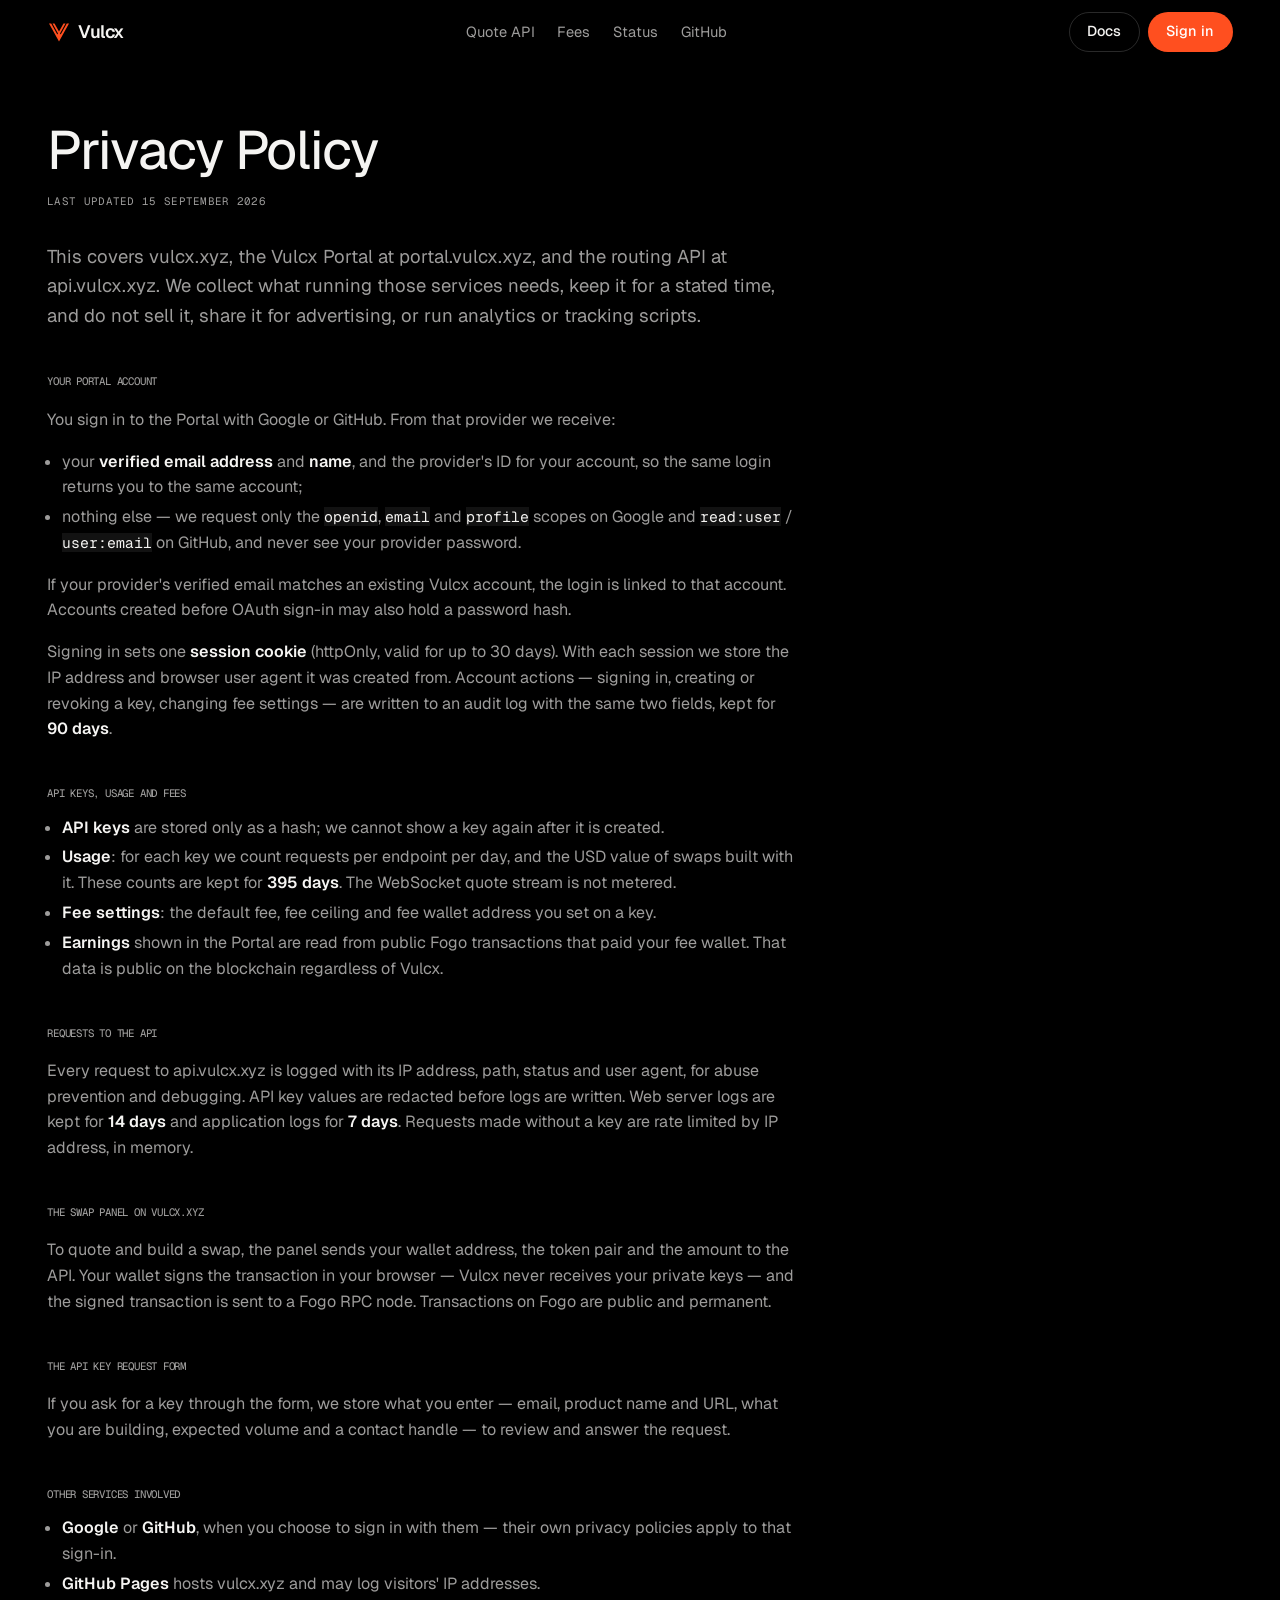
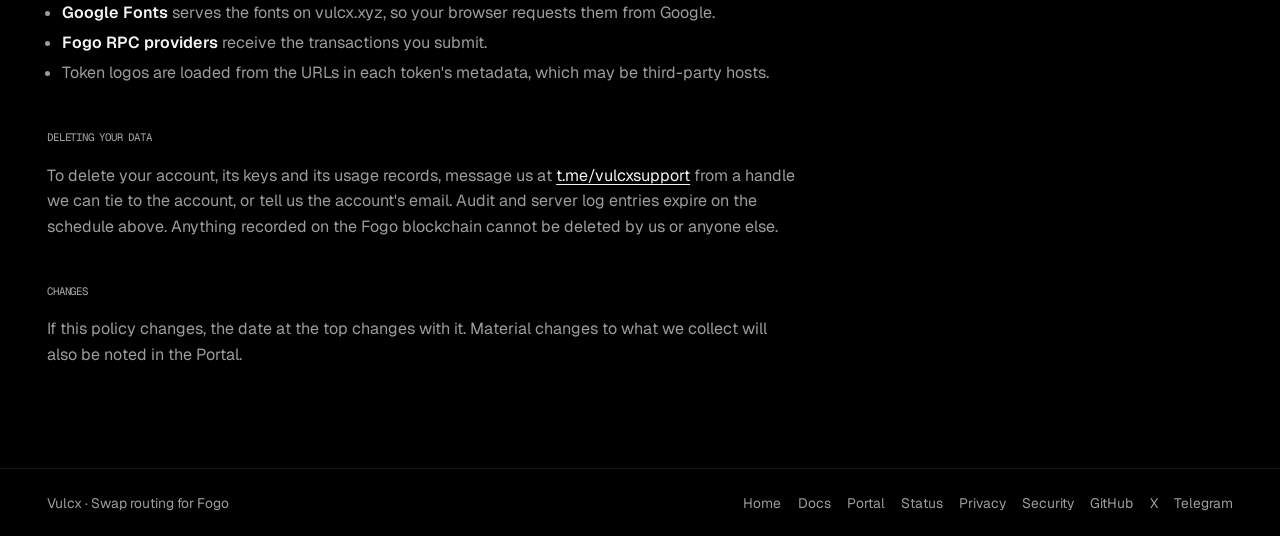
<file: privacy/index.html>
<!doctype html>
<html lang="en">
<head>
<meta charset="utf-8">
<meta name="viewport" content="width=device-width, initial-scale=1">
<title>Privacy Policy — Vulcx</title>
<meta name="description" content="What Vulcx collects when you use vulcx.xyz, the Vulcx Portal and the routing API, how long it is kept, and who else sees it.">
<link rel="canonical" href="https://vulcx.xyz/privacy/">
<meta name="robots" content="index, follow">

<link rel="icon" href="/favicon.ico" sizes="any">
<link rel="icon" href="/favicon.svg" type="image/svg+xml">
<link rel="icon" href="/assets/icon-512.png" type="image/png" sizes="512x512">
<link rel="apple-touch-icon" href="/assets/apple-touch-icon.png">

<link rel="preconnect" href="https://fonts.googleapis.com">
<link rel="preconnect" href="https://fonts.gstatic.com" crossorigin>
<link rel="stylesheet" href="https://fonts.googleapis.com/css2?family=Geist:wght@300..700&family=Geist+Mono:wght@400;500&display=swap">
<link rel="stylesheet" href="/design/tokens.css">

<style>
  *, *::before, *::after { box-sizing: border-box; }

  body { margin: 0;
    background: var(--vx-bg);
    color: var(--vx-fg);
    font-family: var(--vx-font-ui);
    font-size: var(--vx-text-body);
    line-height: 1.6;
    -webkit-font-smoothing: antialiased;
    display: flex; flex-direction: column; min-height: 100vh; }

  a { color: var(--vx-fg); text-decoration: underline; text-underline-offset: 0.18em;
      transition: color var(--vx-dur) var(--vx-ease); }
  a:hover { color: var(--vx-ember); }

  h1, h2 { font-family: var(--vx-font-display); font-weight: 600;
           letter-spacing: var(--vx-track-tight); margin: 0; color: var(--vx-fg); }
  h1 { font-size: var(--vx-text-h1); line-height: 0.98;
       font-stretch: var(--vx-wdth-display); }
  h2 { font-family: var(--vx-font-mono); font-size: var(--vx-text-label); font-weight: 500;
       letter-spacing: var(--vx-track-label); text-transform: uppercase;
       color: var(--vx-fg-muted); margin-top: var(--vx-space-6); margin-bottom: var(--vx-space-2); }

  .shell { width: 100%; max-width: 104rem; margin: 0 auto;
           padding-inline: var(--vx-space-5); }

  /* ---- nav / footer: same as status/index.html ---- */
  .nav-in { display: flex; align-items: center; justify-content: space-between;
            gap: var(--vx-space-4); padding-block: var(--vx-space-2); }
  .brand { display: flex; align-items: center; gap: 0.6rem; text-decoration: none; }
  .nav-links { display: flex; align-items: center; gap: var(--vx-space-4); }
  .nav-links a { font-family: var(--vx-font-mono); font-size: var(--vx-text-label);
                 letter-spacing: var(--vx-track-label); text-transform: uppercase;
                 color: var(--vx-fg-muted); text-decoration: none; }
  .nav-links a:hover { color: var(--vx-fg); }
  /* Nav CTAs: an outlined Docs pill beside a solid ember Sign in pill. */
  .nav-cta { display: flex; align-items: center; gap: 0.7rem; }
  .pill { display: inline-flex; align-items: center; justify-content: center; min-height: 40px;
          padding: 0 1.45rem; border-radius: 999px; font-family: var(--vx-font-ui); font-size: 1.2rem;
          font-weight: 500; white-space: nowrap; border: 1px solid transparent;
          transition: background-color var(--vx-dur) var(--vx-ease), border-color var(--vx-dur) var(--vx-ease), color var(--vx-dur) var(--vx-ease); }
  .pill-ghost { border-color: var(--vx-hairline-firm); color: var(--vx-fg); }
  .pill-ghost:hover { border-color: var(--vx-fg); color: var(--vx-fg); }
  .pill-ember { background: var(--vx-ember); color: #fff; }
  .pill-ember:hover { background: #C43300; color: #fff; }
  @media (max-width: 520px) { .nav-cta .pill-ghost { display: none; } }

  .btn { display: inline-flex; align-items: center; justify-content: center; gap: 0.6rem;
         font-family: var(--vx-font-mono); font-size: var(--vx-text-label); font-weight: 500;
         letter-spacing: var(--vx-track-label); text-transform: uppercase; text-decoration: none;
         border-radius: var(--vx-r-chip); padding: 0.95rem 1.7rem; min-height: 44px;
         border: 1px solid transparent; cursor: pointer; white-space: nowrap;
         transition: background-color var(--vx-dur) var(--vx-ease),
                     border-color var(--vx-dur) var(--vx-ease); }
  .btn-ghost { border-color: var(--vx-hairline-firm); color: var(--vx-fg); }
  .btn-ghost:hover { border-color: var(--vx-ember); color: var(--vx-ember); }

  footer { border-top: 1px solid var(--vx-hairline);
           padding-block: var(--vx-space-4); margin-top: auto; }
  .foot-in { display: flex; align-items: center; justify-content: space-between;
             gap: var(--vx-space-3); flex-wrap: wrap; }
  .foot-in a, .foot-in span { font-family: var(--vx-font-mono);
    font-size: var(--vx-text-label); letter-spacing: var(--vx-track-label);
    text-transform: uppercase; color: var(--vx-fg-muted); text-decoration: none; }
  .foot-in a:hover { color: var(--vx-ember); }
  .foot-links { display: flex; gap: var(--vx-space-3); flex-wrap: wrap; }

  /* ---- page ---- */
  main { padding-block: var(--vx-space-7) var(--vx-section); }
  .doc { max-width: 68ch; }
  .updated { font-family: var(--vx-font-mono); font-size: var(--vx-text-label);
             letter-spacing: var(--vx-track-label); text-transform: uppercase;
             color: var(--vx-fg-faint); margin: var(--vx-space-3) 0 var(--vx-space-5); }
  .doc p, .doc li { color: var(--vx-fg-muted); }
  .doc strong { color: var(--vx-fg); font-weight: 600; }
  .doc ul { padding-left: 1.2rem; margin: 0.4rem 0 0; }
  .doc li + li { margin-top: 0.35rem; }
  .doc code { font-family: var(--vx-font-mono); font-size: 0.92em; color: var(--vx-fg); }
  .lead { color: var(--vx-fg); font-size: var(--vx-text-lead, 1.15em); }

  @media (max-width: 760px) {
    h1 { font-size: 3rem; }
    .shell { padding-inline: 1.3rem; }
    .nav-links { display: none; }
  }
  @media (prefers-reduced-motion: reduce) {
    * { animation: none !important; transition: none !important; }
  }
</style>
<link rel="stylesheet" href="/design/dark.css">
</head>
<body>
<a class="skip" href="#main">Skip to content</a>

<nav class="nav">
  <div class="shell nav-in">
    <a class="brand" href="/">
      <svg width="24" height="24" viewBox="0 0 48 48" aria-hidden="true">
        <path fill="#FF4F1F" fill-rule="evenodd" d="M4 7h11l9 16.2L33 7h11L24 43ZM8.4 7h2.6l11 19.8-1.4 2.4ZM39.6 7H37L26 26.8l1.4 2.4Z"/>
      </svg>
      <span>Vulcx</span>
    </a>
    <div class="nav-links">
      <a href="/#api">Quote API</a>
      <a href="/#fees">Fees</a>
      <a href="/status/">Status</a>
      <a href="https://github.com/vulcx">GitHub</a>
    </div>
    <div class="nav-cta"><a class="pill pill-ghost" href="https://docs.vulcx.xyz">Docs</a><a class="pill pill-ember" href="https://portal.vulcx.xyz">Sign in</a></div>
  </div>
</nav>

<main class="shell" id="main" tabindex="-1">
  <div class="doc">
    <h1>Privacy Policy</h1>
    <p class="updated">Last updated 15 September 2026</p>

    <p class="lead">
      This covers vulcx.xyz, the Vulcx Portal at portal.vulcx.xyz, and the routing API at
      api.vulcx.xyz. We collect what running those services needs, keep it for a stated time,
      and do not sell it, share it for advertising, or run analytics or tracking scripts.
    </p>

    <h2>Your Portal account</h2>
    <p>You sign in to the Portal with Google or GitHub. From that provider we receive:</p>
    <ul>
      <li>your <strong>verified email address</strong> and <strong>name</strong>, and the
        provider's ID for your account, so the same login returns you to the same account;</li>
      <li>nothing else — we request only the <code>openid</code>, <code>email</code> and
        <code>profile</code> scopes on Google and <code>read:user</code> / <code>user:email</code>
        on GitHub, and never see your provider password.</li>
    </ul>
    <p>
      If your provider's verified email matches an existing Vulcx account, the login is linked to
      that account. Accounts created before OAuth sign-in may also hold a password hash.
    </p>
    <p>
      Signing in sets one <strong>session cookie</strong> (httpOnly, valid for up to 30 days). With
      each session we store the IP address and browser user agent it was created from. Account
      actions — signing in, creating or revoking a key, changing fee settings — are written to an
      audit log with the same two fields, kept for <strong>90 days</strong>.
    </p>

    <h2>API keys, usage and fees</h2>
    <ul>
      <li><strong>API keys</strong> are stored only as a hash; we cannot show a key again after it
        is created.</li>
      <li><strong>Usage</strong>: for each key we count requests per endpoint per day, and the USD
        value of swaps built with it. These counts are kept for <strong>395 days</strong>. The
        WebSocket quote stream is not metered.</li>
      <li><strong>Fee settings</strong>: the default fee, fee ceiling and fee wallet address you set
        on a key.</li>
      <li><strong>Earnings</strong> shown in the Portal are read from public Fogo transactions that
        paid your fee wallet. That data is public on the blockchain regardless of Vulcx.</li>
    </ul>

    <h2>Requests to the API</h2>
    <p>
      Every request to api.vulcx.xyz is logged with its IP address, path, status and user agent,
      for abuse prevention and debugging. API key values are redacted before logs are written.
      Web server logs are kept for <strong>14 days</strong> and application logs for
      <strong>7 days</strong>. Requests made without a key are rate limited by IP address, in memory.
    </p>

    <h2>The swap panel on vulcx.xyz</h2>
    <p>
      To quote and build a swap, the panel sends your wallet address, the token pair and the amount
      to the API. Your wallet signs the transaction in your browser — Vulcx never receives your
      private keys — and the signed transaction is sent to a Fogo RPC node. Transactions on Fogo are
      public and permanent.
    </p>

    <h2>The API key request form</h2>
    <p>
      If you ask for a key through the form, we store what you enter — email, product name and URL,
      what you are building, expected volume and a contact handle — to review and answer the request.
    </p>

    <h2>Other services involved</h2>
    <ul>
      <li><strong>Google</strong> or <strong>GitHub</strong>, when you choose to sign in with them —
        their own privacy policies apply to that sign-in.</li>
      <li><strong>GitHub Pages</strong> hosts vulcx.xyz and may log visitors' IP addresses.</li>
      <li><strong>Google Fonts</strong> serves the fonts on vulcx.xyz, so your browser requests them
        from Google.</li>
      <li><strong>Fogo RPC providers</strong> receive the transactions you submit.</li>
      <li>Token logos are loaded from the URLs in each token's metadata, which may be third-party hosts.</li>
    </ul>

    <h2>Deleting your data</h2>
    <p>
      To delete your account, its keys and its usage records, message us at
      <a href="https://t.me/vulcxsupport">t.me/vulcxsupport</a> from a handle we can tie to the
      account, or tell us the account's email. Audit and server log entries expire on the schedule
      above. Anything recorded on the Fogo blockchain cannot be deleted by us or anyone else.
    </p>

    <h2>Changes</h2>
    <p>
      If this policy changes, the date at the top changes with it. Material changes to what we
      collect will also be noted in the Portal.
    </p>
  </div>
</main>

<footer>
  <div class="shell foot-in">
    <span>Vulcx · Swap routing for Fogo</span>
    <div class="foot-links">
      <a href="/">Home</a>
      <a href="https://docs.vulcx.xyz">Docs</a>
      <a href="https://portal.vulcx.xyz">Portal</a>
      <a href="/status/">Status</a>
      <a href="/privacy/">Privacy</a>
      <a href="/security/">Security</a>
      <a href="https://github.com/vulcx" rel="me">GitHub</a>
      <a href="https://x.com/vulcx_xyz" rel="me">X</a>
      <a href="https://t.me/vulcxsupport" rel="me">Telegram</a>
    </div>
  </div>
</footer>

</body>
</html>
</file>
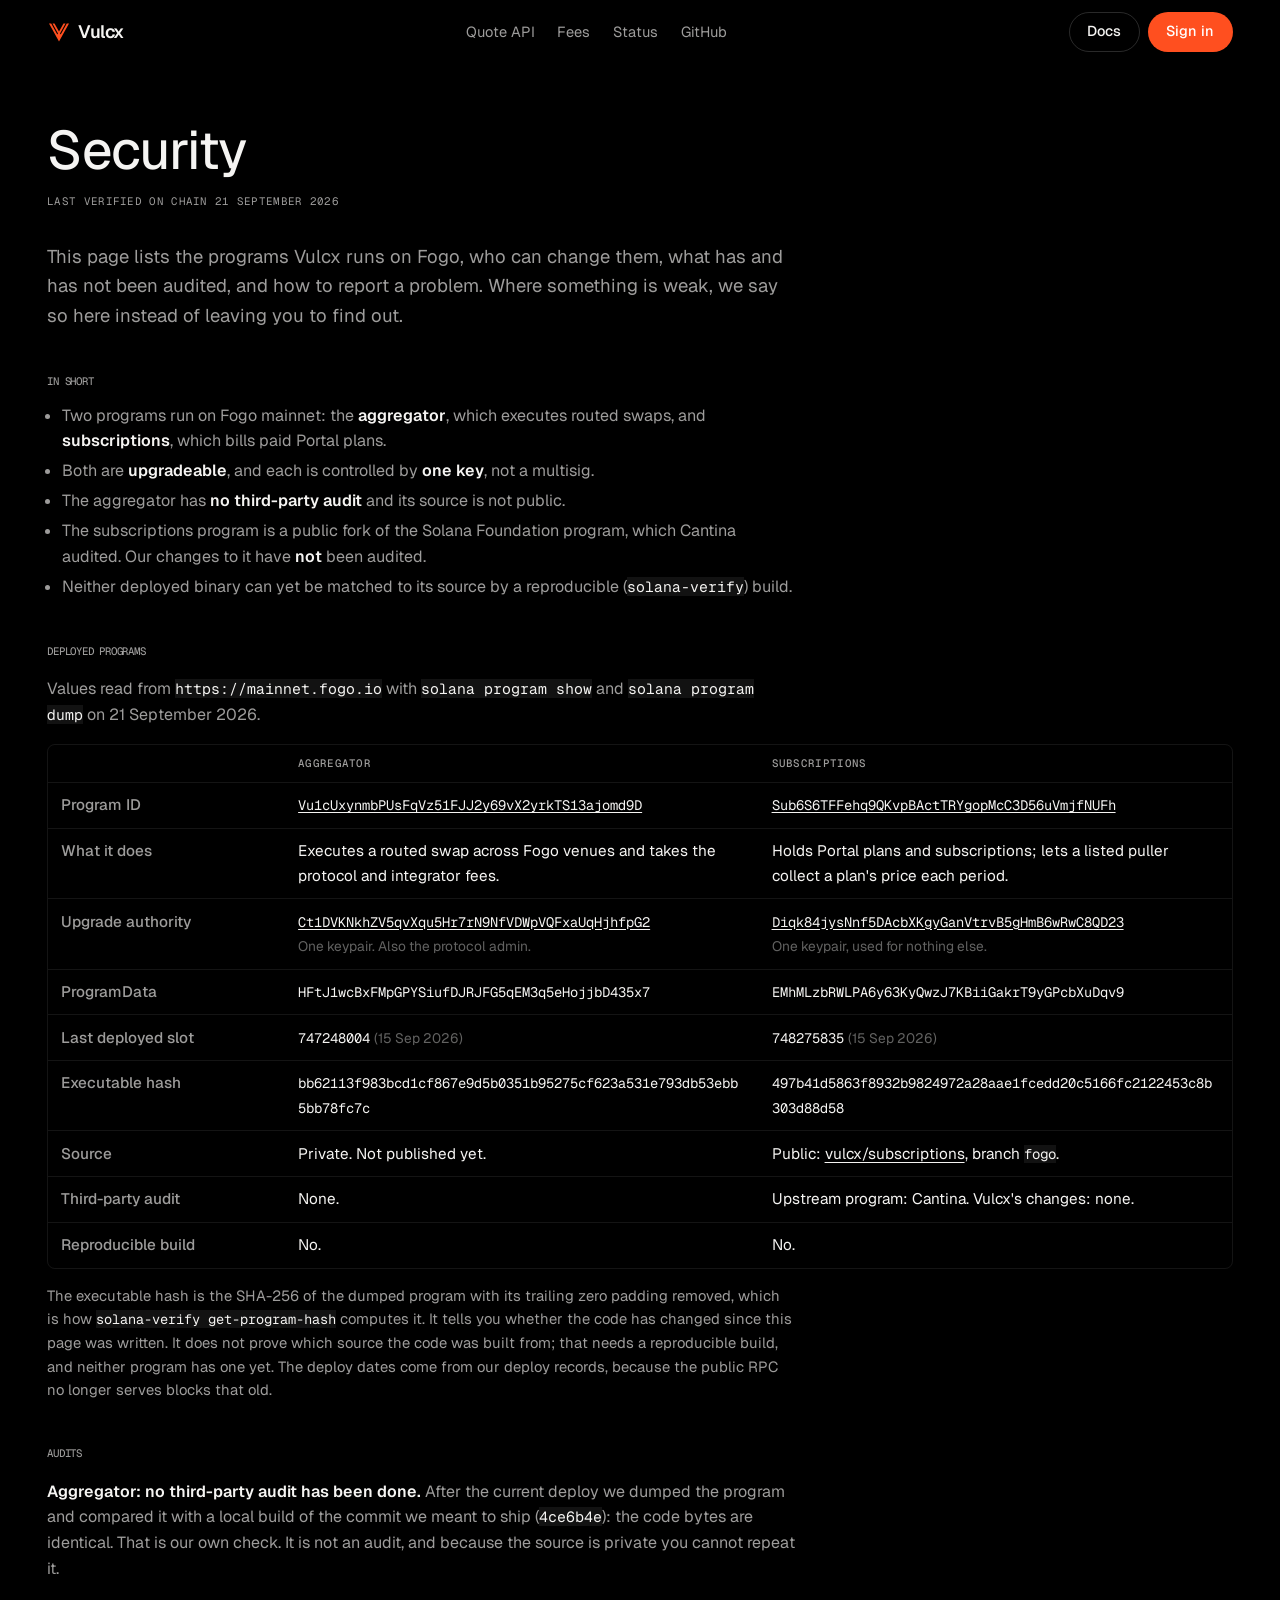
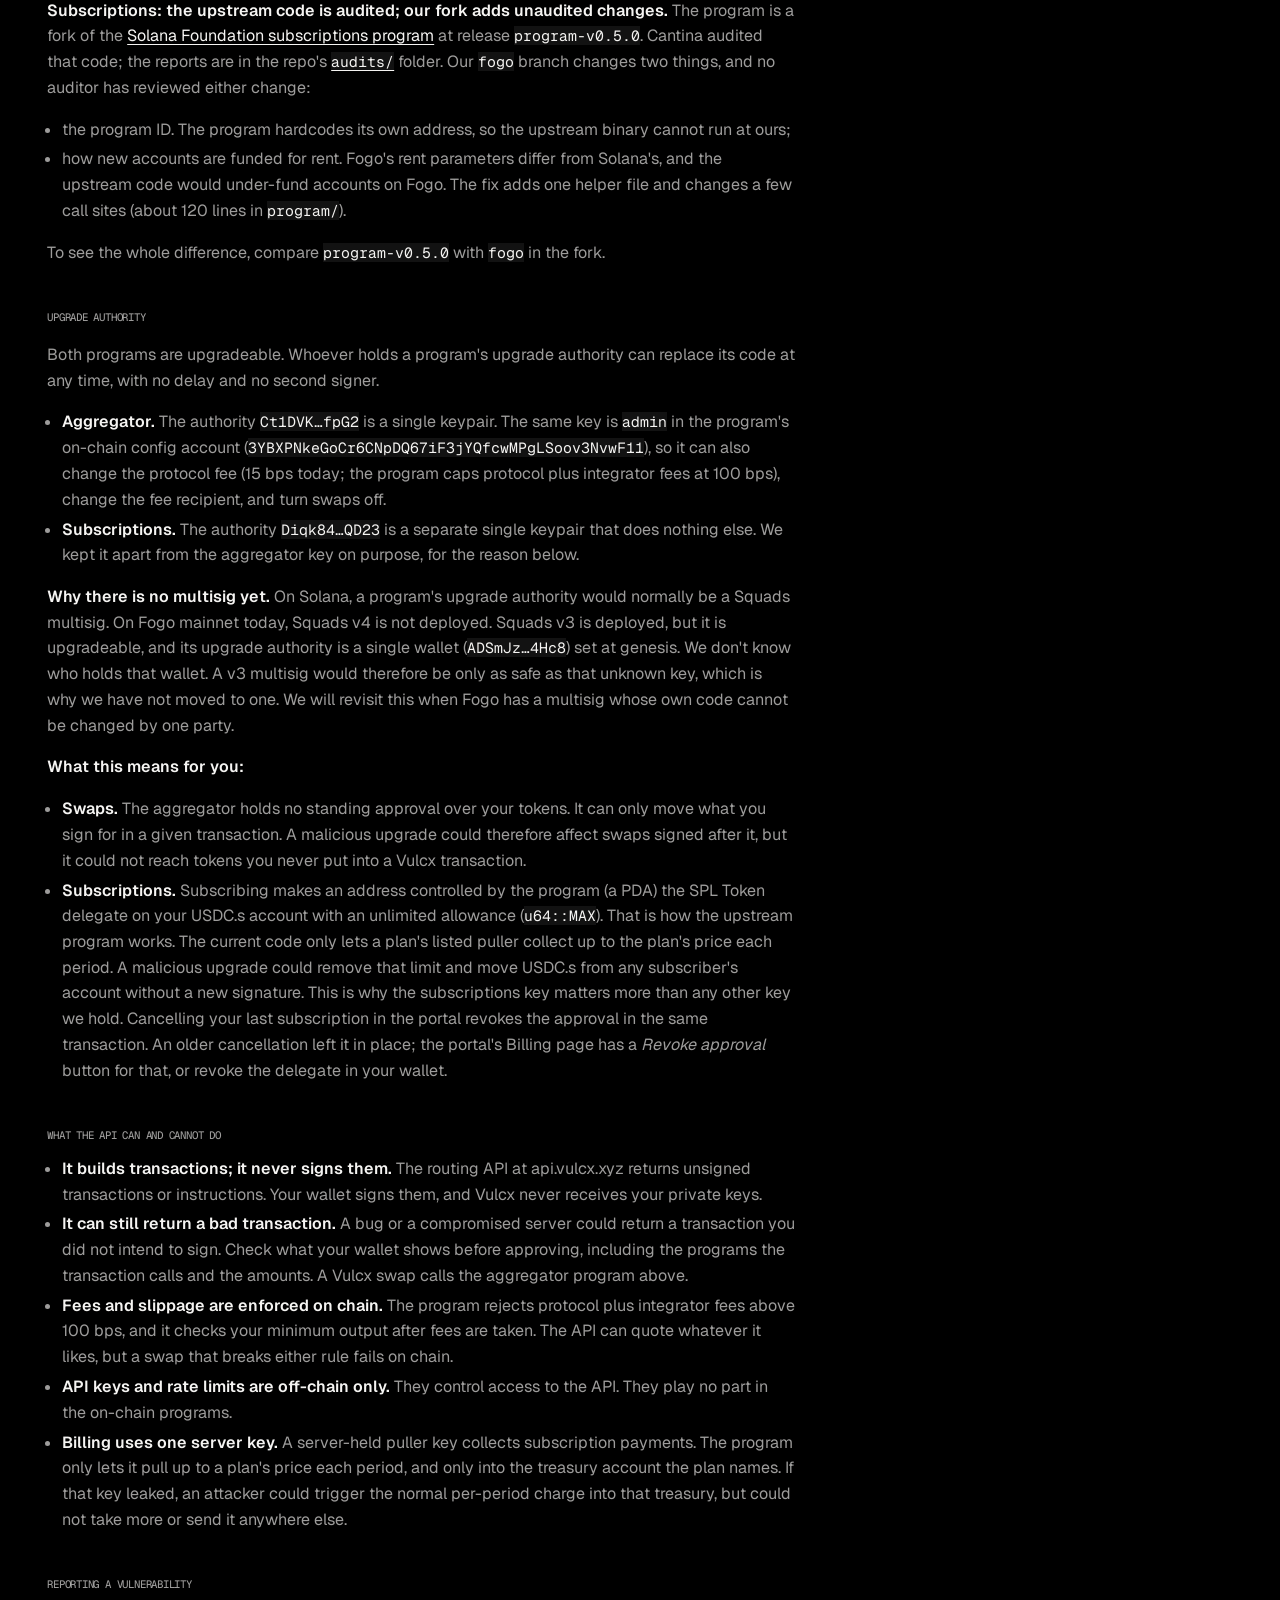
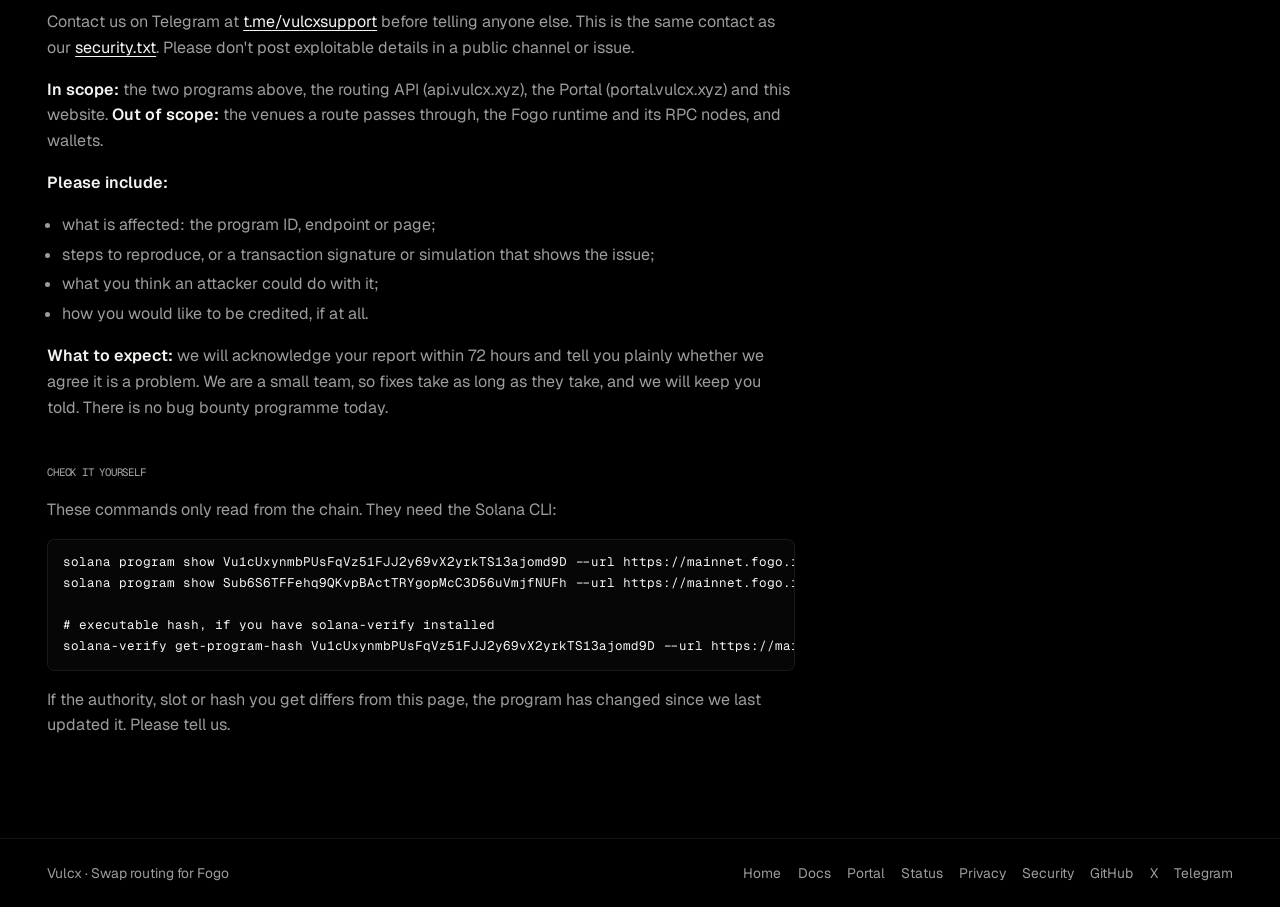
<file: security/index.html>
<!doctype html>
<html lang="en">
<head>
<meta charset="utf-8">
<meta name="viewport" content="width=device-width, initial-scale=1">
<title>Security — Vulcx</title>
<meta name="description" content="The Vulcx programs on Fogo, their upgrade authorities and audit status, what the routing API can and cannot do, and how to report a vulnerability.">
<link rel="canonical" href="https://vulcx.xyz/security/">
<meta name="robots" content="index, follow">

<link rel="icon" href="/favicon.ico" sizes="any">
<link rel="icon" href="/favicon.svg" type="image/svg+xml">
<link rel="icon" href="/assets/icon-512.png" type="image/png" sizes="512x512">
<link rel="apple-touch-icon" href="/assets/apple-touch-icon.png">

<link rel="preconnect" href="https://fonts.googleapis.com">
<link rel="preconnect" href="https://fonts.gstatic.com" crossorigin>
<link rel="stylesheet" href="https://fonts.googleapis.com/css2?family=Geist:wght@300..700&family=Geist+Mono:wght@400;500&display=swap">
<link rel="stylesheet" href="/design/tokens.css">

<style>
  *, *::before, *::after { box-sizing: border-box; }

  body { margin: 0;
    background: var(--vx-bg);
    color: var(--vx-fg);
    font-family: var(--vx-font-ui);
    font-size: var(--vx-text-body);
    line-height: 1.6;
    -webkit-font-smoothing: antialiased;
    display: flex; flex-direction: column; min-height: 100vh; }

  a { color: var(--vx-fg); text-decoration: underline; text-underline-offset: 0.18em;
      transition: color var(--vx-dur) var(--vx-ease); }
  a:hover { color: var(--vx-ember); }

  h1, h2 { font-family: var(--vx-font-display); font-weight: 600;
           letter-spacing: var(--vx-track-tight); margin: 0; color: var(--vx-fg); }
  h1 { font-size: var(--vx-text-h1); line-height: 0.98;
       font-stretch: var(--vx-wdth-display); }
  h2 { font-family: var(--vx-font-mono); font-size: var(--vx-text-label); font-weight: 500;
       letter-spacing: var(--vx-track-label); text-transform: uppercase;
       color: var(--vx-fg-muted); margin-top: var(--vx-space-6); margin-bottom: var(--vx-space-2); }

  .shell { width: 100%; max-width: 104rem; margin: 0 auto;
           padding-inline: var(--vx-space-5); }

  /* ---- nav / footer: same as status/index.html ---- */
  .nav-in { display: flex; align-items: center; justify-content: space-between;
            gap: var(--vx-space-4); padding-block: var(--vx-space-2); }
  .brand { display: flex; align-items: center; gap: 0.6rem; text-decoration: none; }
  .nav-links { display: flex; align-items: center; gap: var(--vx-space-4); }
  .nav-links a { font-family: var(--vx-font-mono); font-size: var(--vx-text-label);
                 letter-spacing: var(--vx-track-label); text-transform: uppercase;
                 color: var(--vx-fg-muted); text-decoration: none; }
  .nav-links a:hover { color: var(--vx-fg); }
  /* Nav CTAs: an outlined Docs pill beside a solid ember Sign in pill. */
  .nav-cta { display: flex; align-items: center; gap: 0.7rem; }
  .pill { display: inline-flex; align-items: center; justify-content: center; min-height: 40px;
          padding: 0 1.45rem; border-radius: 999px; font-family: var(--vx-font-ui); font-size: 1.2rem;
          font-weight: 500; white-space: nowrap; border: 1px solid transparent;
          transition: background-color var(--vx-dur) var(--vx-ease), border-color var(--vx-dur) var(--vx-ease), color var(--vx-dur) var(--vx-ease); }
  .pill-ghost { border-color: var(--vx-hairline-firm); color: var(--vx-fg); }
  .pill-ghost:hover { border-color: var(--vx-fg); color: var(--vx-fg); }
  .pill-ember { background: var(--vx-ember); color: #fff; }
  .pill-ember:hover { background: #C43300; color: #fff; }
  @media (max-width: 520px) { .nav-cta .pill-ghost { display: none; } }

  .btn { display: inline-flex; align-items: center; justify-content: center; gap: 0.6rem;
         font-family: var(--vx-font-mono); font-size: var(--vx-text-label); font-weight: 500;
         letter-spacing: var(--vx-track-label); text-transform: uppercase; text-decoration: none;
         border-radius: var(--vx-r-chip); padding: 0.95rem 1.7rem; min-height: 44px;
         border: 1px solid transparent; cursor: pointer; white-space: nowrap;
         transition: background-color var(--vx-dur) var(--vx-ease),
                     border-color var(--vx-dur) var(--vx-ease); }
  .btn-ghost { border-color: var(--vx-hairline-firm); color: var(--vx-fg); }
  .btn-ghost:hover { border-color: var(--vx-ember); color: var(--vx-ember); }

  footer { border-top: 1px solid var(--vx-hairline);
           padding-block: var(--vx-space-4); margin-top: auto; }
  .foot-in { display: flex; align-items: center; justify-content: space-between;
             gap: var(--vx-space-3); flex-wrap: wrap; }
  .foot-in a, .foot-in span { font-family: var(--vx-font-mono);
    font-size: var(--vx-text-label); letter-spacing: var(--vx-track-label);
    text-transform: uppercase; color: var(--vx-fg-muted); text-decoration: none; }
  .foot-in a:hover { color: var(--vx-ember); }
  .foot-links { display: flex; gap: var(--vx-space-3); flex-wrap: wrap; }

  /* ---- page ---- */
  main { padding-block: var(--vx-space-7) var(--vx-section); }
  .doc { max-width: 68ch; }
  .updated { font-family: var(--vx-font-mono); font-size: var(--vx-text-label);
             letter-spacing: var(--vx-track-label); text-transform: uppercase;
             color: var(--vx-fg-faint); margin: var(--vx-space-3) 0 var(--vx-space-5); }
  .doc p, .doc li { color: var(--vx-fg-muted); }
  .doc strong { color: var(--vx-fg); font-weight: 600; }
  .doc ul { padding-left: 1.2rem; margin: 0.4rem 0 0; }
  .doc li + li { margin-top: 0.35rem; }
  .doc code, td code { font-family: var(--vx-font-mono); font-size: 0.92em; color: var(--vx-fg);
                       overflow-wrap: anywhere; }
  .lead { color: var(--vx-fg); font-size: var(--vx-text-lead, 1.15em); }
  .small { font-size: 0.92em; }

  /* ---- programs table ---- */
  .table-wrap { overflow-x: auto; margin-block: var(--vx-space-3) var(--vx-space-2);
                border: 1px solid var(--vx-hairline); border-radius: var(--vx-r-panel);
                -webkit-overflow-scrolling: touch; }
  .table-wrap:focus-visible, pre:focus-visible { outline: 2px solid var(--vx-ember); outline-offset: 2px; }
  table { border-collapse: collapse; width: 100%; min-width: 46rem; font-size: 0.95em; }
  th, td { text-align: left; vertical-align: top; padding: 0.85rem 1.1rem;
           border-bottom: 1px solid var(--vx-hairline); }
  tbody tr:last-child th, tbody tr:last-child td { border-bottom: 0; }
  thead th { font-family: var(--vx-font-mono); font-size: var(--vx-text-label); font-weight: 500;
             letter-spacing: var(--vx-track-label); text-transform: uppercase; color: var(--vx-fg-muted); }
  tbody th { font-weight: 500; color: var(--vx-fg-muted); white-space: nowrap; width: 11rem; }
  td { color: var(--vx-fg); width: 40%; }
  .addr, .mono { font-family: var(--vx-font-mono); font-size: 0.9em; }
  .addr { overflow-wrap: anywhere; word-break: break-all; }
  .note { color: var(--vx-fg-faint); font-size: 0.9em; }

  pre { overflow-x: auto; background: var(--vx-bg-inset); border: 1px solid var(--vx-hairline);
        border-radius: var(--vx-r-panel); padding: 1rem 1.2rem; margin: var(--vx-space-2) 0;
        font-size: 0.85em; line-height: 1.55; max-width: 100%; }
  pre code { background: none; white-space: pre; }

  @media (max-width: 760px) {
    h1 { font-size: 3rem; }
    .shell { padding-inline: 1.3rem; }
    .nav-links { display: none; }
  }
  @media (prefers-reduced-motion: reduce) {
    * { animation: none !important; transition: none !important; }
  }
</style>
<link rel="stylesheet" href="/design/dark.css">
</head>
<body>
<a class="skip" href="#main">Skip to content</a>

<nav class="nav">
  <div class="shell nav-in">
    <a class="brand" href="/">
      <svg width="24" height="24" viewBox="0 0 48 48" aria-hidden="true">
        <path fill="#FF4F1F" fill-rule="evenodd" d="M4 7h11l9 16.2L33 7h11L24 43ZM8.4 7h2.6l11 19.8-1.4 2.4ZM39.6 7H37L26 26.8l1.4 2.4Z"/>
      </svg>
      <span>Vulcx</span>
    </a>
    <div class="nav-links">
      <a href="/#api">Quote API</a>
      <a href="/#fees">Fees</a>
      <a href="/status/">Status</a>
      <a href="https://github.com/vulcx">GitHub</a>
    </div>
    <div class="nav-cta"><a class="pill pill-ghost" href="https://docs.vulcx.xyz">Docs</a><a class="pill pill-ember" href="https://portal.vulcx.xyz">Sign in</a></div>
  </div>
</nav>

<main class="shell" id="main" tabindex="-1">
  <div class="doc">
    <h1>Security</h1>
    <p class="updated">Last verified on chain 21 September 2026</p>

    <p class="lead">
      This page lists the programs Vulcx runs on Fogo, who can change them, what has and has not been
      audited, and how to report a problem. Where something is weak, we say so here instead of leaving
      you to find out.
    </p>

    <h2>In short</h2>
    <ul>
      <li>Two programs run on Fogo mainnet: the <strong>aggregator</strong>, which executes routed swaps,
        and <strong>subscriptions</strong>, which bills paid Portal plans.</li>
      <li>Both are <strong>upgradeable</strong>, and each is controlled by <strong>one key</strong>, not a
        multisig.</li>
      <li>The aggregator has <strong>no third-party audit</strong> and its source is not public.</li>
      <li>The subscriptions program is a public fork of the Solana Foundation program, which Cantina
        audited. Our changes to it have <strong>not</strong> been audited.</li>
      <li>Neither deployed binary can yet be matched to its source by a reproducible
        (<code>solana-verify</code>) build.</li>
    </ul>

    <h2>Deployed programs</h2>
    <p>
      Values read from <code>https://mainnet.fogo.io</code> with <code>solana program show</code> and
      <code>solana program dump</code> on 21 September 2026.
    </p>
  </div>

  <div class="table-wrap" tabindex="0" role="region" aria-label="Vulcx programs deployed on Fogo mainnet">
    <table>
      <thead>
        <tr><th scope="col"></th><th scope="col">Aggregator</th><th scope="col">Subscriptions</th></tr>
      </thead>
      <tbody>
        <tr><th scope="row">Program ID</th>
          <td><a class="addr" href="https://fogoscan.com/account/Vu1cUxynmbPUsFqVz51FJJ2y69vX2yrkTS13ajomd9D">Vu1cUxynmbPUsFqVz51FJJ2y69vX2yrkTS13ajomd9D</a></td>
          <td><a class="addr" href="https://fogoscan.com/account/Sub6S6TFFehq9QKvpBActTRYgopMcC3D56uVmjfNUFh">Sub6S6TFFehq9QKvpBActTRYgopMcC3D56uVmjfNUFh</a></td></tr>
        <tr><th scope="row">What it does</th>
          <td>Executes a routed swap across Fogo venues and takes the protocol and integrator fees.</td>
          <td>Holds Portal plans and subscriptions; lets a listed puller collect a plan's price each period.</td></tr>
        <tr><th scope="row">Upgrade authority</th>
          <td><a class="addr" href="https://fogoscan.com/account/Ct1DVKNkhZV5qvXqu5Hr7rN9NfVDWpVQFxaUqHjhfpG2">Ct1DVKNkhZV5qvXqu5Hr7rN9NfVDWpVQFxaUqHjhfpG2</a><br><span class="note">One keypair. Also the protocol admin.</span></td>
          <td><a class="addr" href="https://fogoscan.com/account/Diqk84jysNnf5DAcbXKgyGanVtrvB5gHmB6wRwC8QD23">Diqk84jysNnf5DAcbXKgyGanVtrvB5gHmB6wRwC8QD23</a><br><span class="note">One keypair, used for nothing else.</span></td></tr>
        <tr><th scope="row">ProgramData</th>
          <td><span class="addr">HFtJ1wcBxFMpGPYSiufDJRJFG5qEM3q5eHojjbD435x7</span></td>
          <td><span class="addr">EMhMLzbRWLPA6y63KyQwzJ7KBiiGakrT9yGPcbXuDqv9</span></td></tr>
        <tr><th scope="row">Last deployed slot</th>
          <td><span class="mono">747248004</span> <span class="note">(15 Sep 2026)</span></td>
          <td><span class="mono">748275835</span> <span class="note">(15 Sep 2026)</span></td></tr>
        <tr><th scope="row">Executable hash</th>
          <td><span class="addr">bb62113f983bcd1cf867e9d5b0351b95275cf623a531e793db53ebb5bb78fc7c</span></td>
          <td><span class="addr">497b41d5863f8932b9824972a28aae1fcedd20c5166fc2122453c8b303d88d58</span></td></tr>
        <tr><th scope="row">Source</th>
          <td>Private. Not published yet.</td>
          <td>Public: <a href="https://github.com/vulcx/subscriptions/tree/fogo">vulcx/subscriptions</a>, branch <code>fogo</code>.</td></tr>
        <tr><th scope="row">Third-party audit</th>
          <td>None.</td>
          <td>Upstream program: Cantina. Vulcx's changes: none.</td></tr>
        <tr><th scope="row">Reproducible build</th>
          <td>No.</td>
          <td>No.</td></tr>
      </tbody>
    </table>
  </div>

  <div class="doc">
    <p class="small">
      The executable hash is the SHA-256 of the dumped program with its trailing zero padding removed,
      which is how <code>solana-verify get-program-hash</code> computes it. It tells you whether the
      code has changed since this page was written. It does not prove which source the code was built
      from; that needs a reproducible build, and neither program has one yet. The deploy dates come from
      our deploy records, because the public RPC no longer serves blocks that old.
    </p>

    <h2>Audits</h2>
    <p>
      <strong>Aggregator: no third-party audit has been done.</strong> After the current deploy we dumped
      the program and compared it with a local build of the commit we meant to ship (<code>4ce6b4e</code>):
      the code bytes are identical. That is our own check. It is not an audit, and because the source is
      private you cannot repeat it.
    </p>
    <p>
      <strong>Subscriptions: the upstream code is audited; our fork adds unaudited changes.</strong> The
      program is a fork of the
      <a href="https://github.com/solana-foundation/subscriptions">Solana Foundation subscriptions program</a>
      at release <code>program-v0.5.0</code>. Cantina audited that code; the reports are in the repo's
      <a href="https://github.com/vulcx/subscriptions/tree/fogo/audits"><code>audits/</code></a> folder.
      Our <code>fogo</code> branch changes two things, and no auditor has reviewed either change:
    </p>
    <ul>
      <li>the program ID. The program hardcodes its own address, so the upstream binary cannot run at
        ours;</li>
      <li>how new accounts are funded for rent. Fogo's rent parameters differ from Solana's, and the
        upstream code would under-fund accounts on Fogo. The fix adds one helper file and changes a few
        call sites (about 120 lines in <code>program/</code>).</li>
    </ul>
    <p>
      To see the whole difference, compare <code>program-v0.5.0</code> with <code>fogo</code> in the fork.
    </p>

    <h2>Upgrade authority</h2>
    <p>
      Both programs are upgradeable. Whoever holds a program's upgrade authority can replace its code at
      any time, with no delay and no second signer.
    </p>
    <ul>
      <li><strong>Aggregator.</strong> The authority <code>Ct1DVK…fpG2</code> is a single keypair. The
        same key is <code>admin</code> in the program's on-chain config account
        (<code>3YBXPNkeGoCr6CNpDQ67iF3jYQfcwMPgLSoov3NvwF11</code>), so it can also change the protocol
        fee (15 bps today; the program caps protocol plus integrator fees at 100 bps), change the fee
        recipient, and turn swaps off.</li>
      <li><strong>Subscriptions.</strong> The authority <code>Diqk84…QD23</code> is a separate single
        keypair that does nothing else. We kept it apart from the aggregator key on purpose, for the
        reason below.</li>
    </ul>
    <p>
      <strong>Why there is no multisig yet.</strong> On Solana, a program's upgrade authority would
      normally be a Squads multisig. On Fogo mainnet today, Squads v4 is not deployed. Squads v3 is
      deployed, but it is upgradeable, and its upgrade authority is a single wallet
      (<code>ADSmJz…4Hc8</code>) set at genesis. We don't know who holds that wallet. A v3 multisig would
      therefore be only as safe as that unknown key, which is why we have not moved to one. We will
      revisit this when Fogo has a multisig whose own code cannot be changed by one party.
    </p>
    <p><strong>What this means for you:</strong></p>
    <ul>
      <li><strong>Swaps.</strong> The aggregator holds no standing approval over your tokens. It can only
        move what you sign for in a given transaction. A malicious upgrade could therefore affect swaps
        signed after it, but it could not reach tokens you never put into a Vulcx transaction.</li>
      <li><strong>Subscriptions.</strong> Subscribing makes an address controlled by the program (a PDA) the
        SPL Token delegate on your USDC.s account with an unlimited allowance (<code>u64::MAX</code>). That is how the upstream
        program works. The current code only lets a plan's listed puller collect up to the plan's price
        each period. A malicious upgrade could remove that limit and move USDC.s from any subscriber's
        account without a new signature. This is why the subscriptions key matters more than any other
        key we hold. Cancelling your last subscription in the portal revokes the approval in the same
        transaction. An older cancellation left it in place; the portal's Billing page has a
        <em>Revoke approval</em> button for that, or revoke the delegate in your wallet.</li>
    </ul>

    <h2>What the API can and cannot do</h2>
    <ul>
      <li><strong>It builds transactions; it never signs them.</strong> The routing API at api.vulcx.xyz
        returns unsigned transactions or instructions. Your wallet signs them, and Vulcx never receives
        your private keys.</li>
      <li><strong>It can still return a bad transaction.</strong> A bug or a compromised server could
        return a transaction you did not intend to sign. Check what your wallet shows before approving,
        including the programs the transaction calls and the amounts. A Vulcx swap calls the aggregator
        program above.</li>
      <li><strong>Fees and slippage are enforced on chain.</strong> The program rejects protocol plus
        integrator fees above 100 bps, and it checks your minimum output after fees are taken. The API
        can quote whatever it likes, but a swap that breaks either rule fails on chain.</li>
      <li><strong>API keys and rate limits are off-chain only.</strong> They control access to the API.
        They play no part in the on-chain programs.</li>
      <li><strong>Billing uses one server key.</strong> A server-held puller key collects subscription
        payments. The program only lets it pull up to a plan's price each period, and only into the
        treasury account the plan names. If that key leaked, an attacker could trigger the normal
        per-period charge into that treasury, but could not take more or send it anywhere else.</li>
    </ul>

    <h2>Reporting a vulnerability</h2>
    <p>
      Contact us on Telegram at <a href="https://t.me/vulcxsupport">t.me/vulcxsupport</a> before telling
      anyone else. This is the same contact as our
      <a href="/.well-known/security.txt">security.txt</a>. Please don't post exploitable details in a
      public channel or issue.
    </p>
    <p><strong>In scope:</strong> the two programs above, the routing API (api.vulcx.xyz), the Portal
      (portal.vulcx.xyz) and this website. <strong>Out of scope:</strong> the venues a route passes
      through, the Fogo runtime and its RPC nodes, and wallets.</p>
    <p><strong>Please include:</strong></p>
    <ul>
      <li>what is affected: the program ID, endpoint or page;</li>
      <li>steps to reproduce, or a transaction signature or simulation that shows the issue;</li>
      <li>what you think an attacker could do with it;</li>
      <li>how you would like to be credited, if at all.</li>
    </ul>
    <p>
      <strong>What to expect:</strong> we will acknowledge your report within 72 hours and tell you
      plainly whether we agree it is a problem. We are a small team, so fixes take as long as they
      take, and we will keep you told. There is no bug bounty programme today.
    </p>

    <h2>Check it yourself</h2>
    <p>These commands only read from the chain. They need the Solana CLI:</p>
<pre tabindex="0" aria-label="Commands to verify the program facts on this page"><code>solana program show Vu1cUxynmbPUsFqVz51FJJ2y69vX2yrkTS13ajomd9D --url https://mainnet.fogo.io
solana program show Sub6S6TFFehq9QKvpBActTRYgopMcC3D56uVmjfNUFh --url https://mainnet.fogo.io

# executable hash, if you have solana-verify installed
solana-verify get-program-hash Vu1cUxynmbPUsFqVz51FJJ2y69vX2yrkTS13ajomd9D --url https://mainnet.fogo.io</code></pre>
    <p>
      If the authority, slot or hash you get differs from this page, the program has changed since we last
      updated it. Please tell us.
    </p>
  </div>
</main>

<footer>
  <div class="shell foot-in">
    <span>Vulcx · Swap routing for Fogo</span>
    <div class="foot-links">
      <a href="/">Home</a>
      <a href="https://docs.vulcx.xyz">Docs</a>
      <a href="https://portal.vulcx.xyz">Portal</a>
      <a href="/status/">Status</a>
      <a href="/privacy/">Privacy</a>
      <a href="/security/">Security</a>
      <a href="https://github.com/vulcx" rel="me">GitHub</a>
      <a href="https://x.com/vulcx_xyz" rel="me">X</a>
      <a href="https://t.me/vulcxsupport" rel="me">Telegram</a>
    </div>
  </div>
</footer>

</body>
</html>
</file>
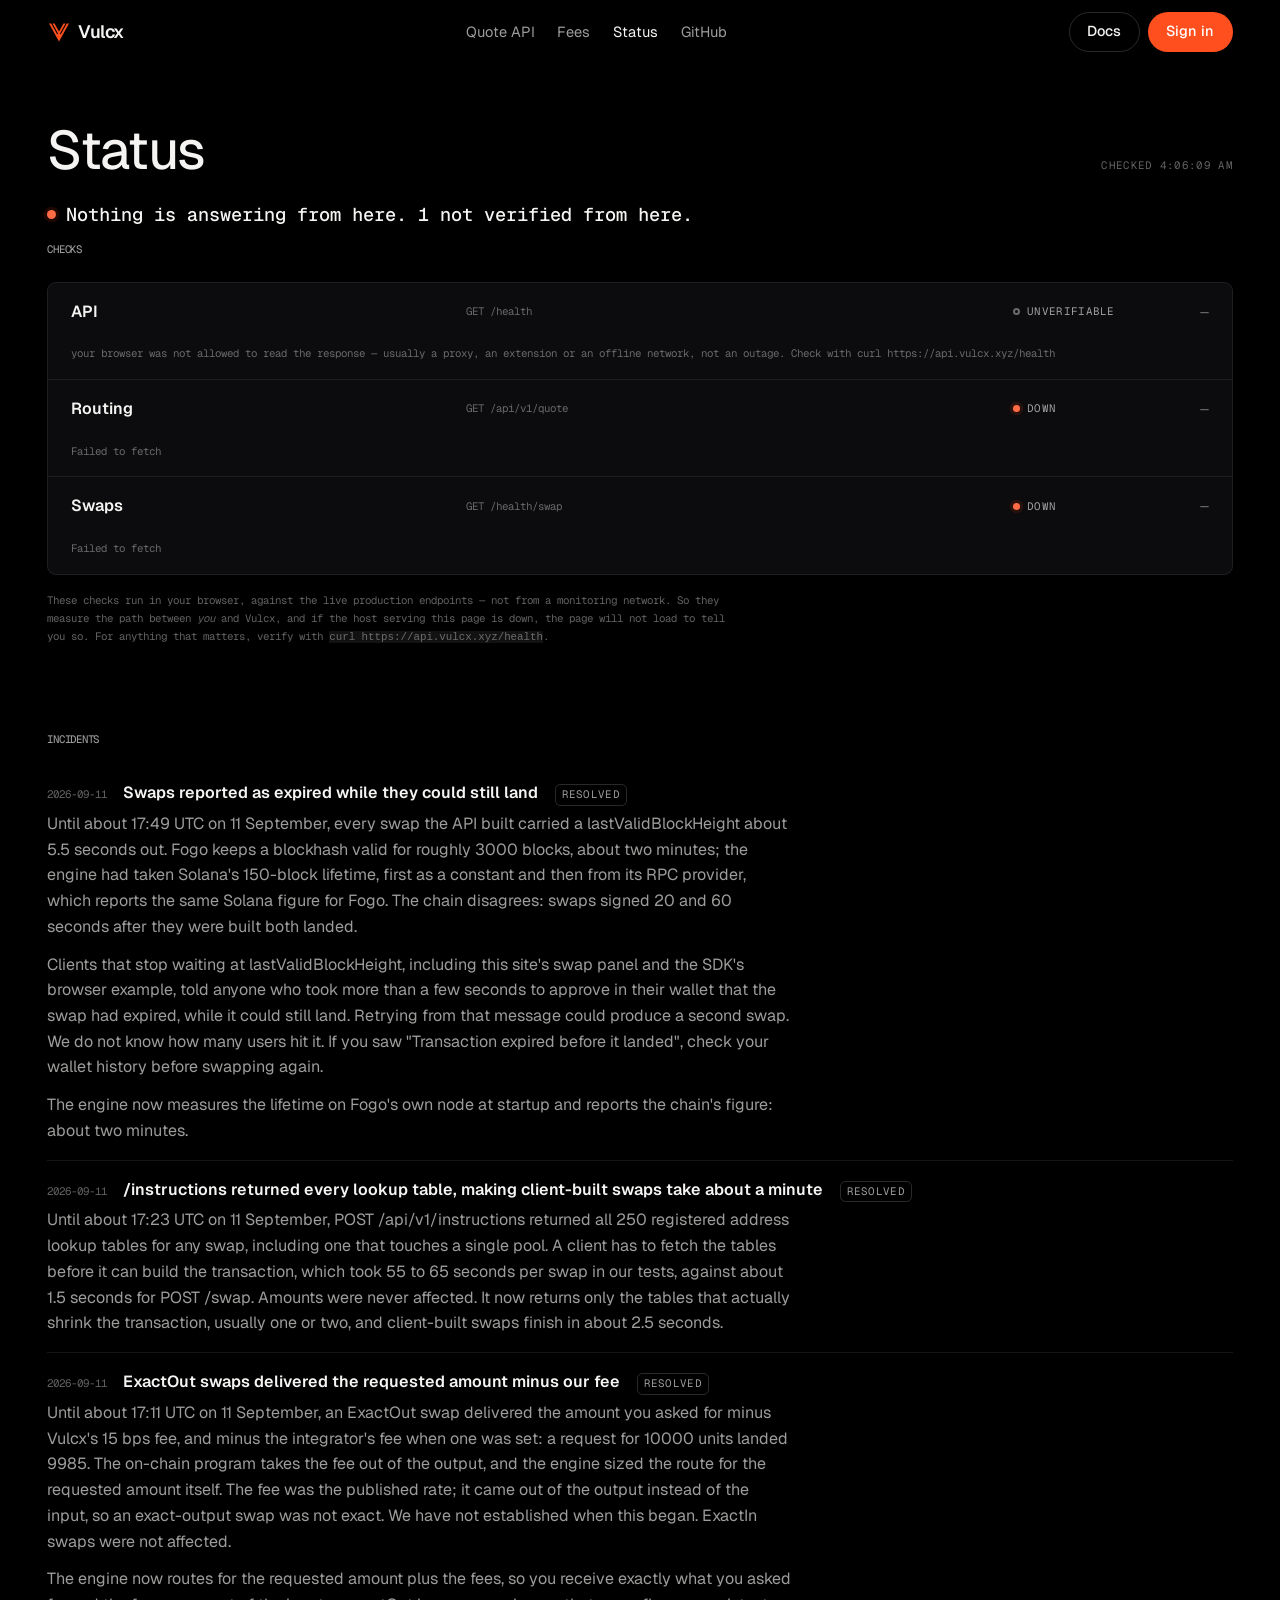
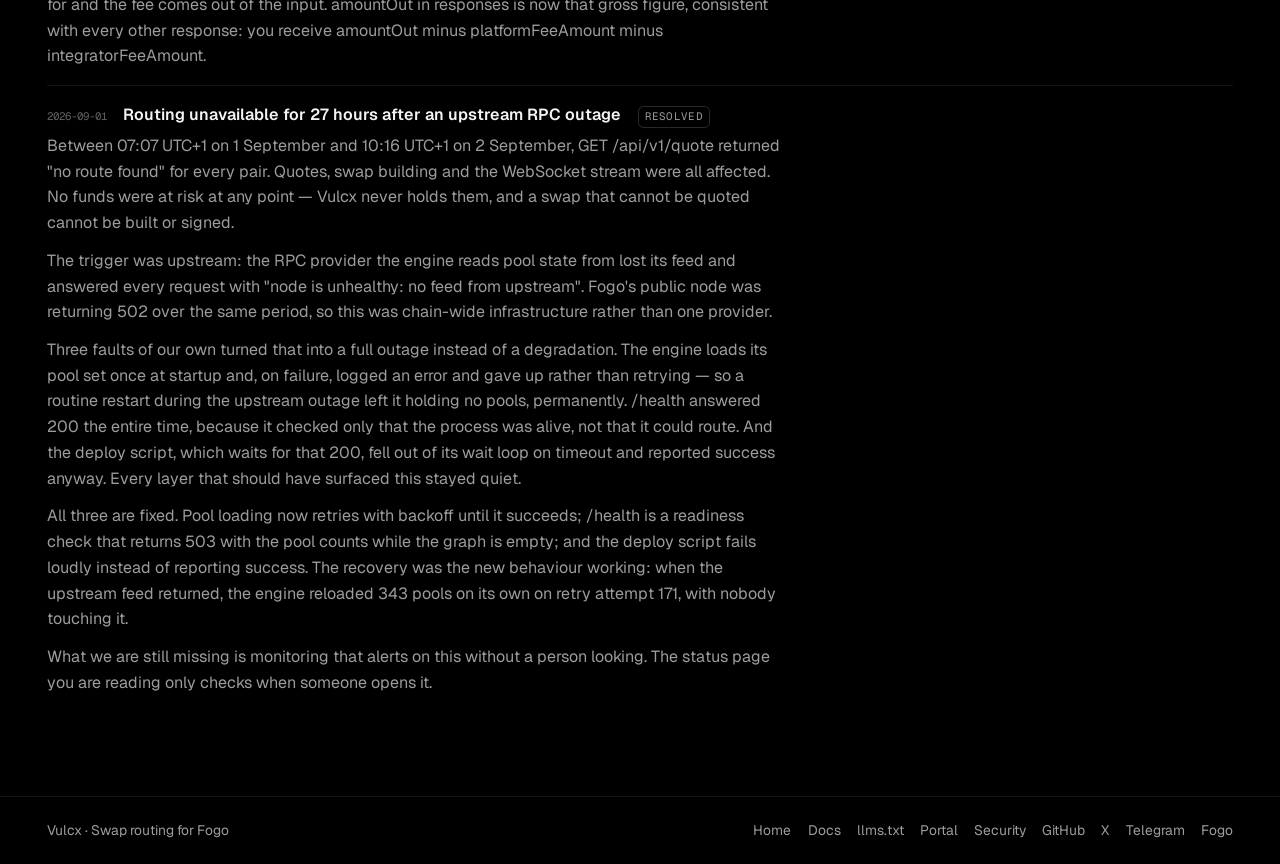
<file: status/index.html>
<!doctype html>
<html lang="en">
<head>
<meta charset="utf-8">
<meta name="viewport" content="width=device-width, initial-scale=1">
<title>Status — Vulcx</title>
<meta name="description" content="Live status for the Vulcx routing API on Fogo: health endpoint, a real quote, and the swap-build canary, checked from your browser.">
<link rel="canonical" href="https://vulcx.xyz/status/">
<meta name="robots" content="index, follow">

<meta property="og:type" content="website">
<meta property="og:site_name" content="Vulcx">
<meta property="og:url" content="https://vulcx.xyz/status/">
<meta property="og:title" content="Status — Vulcx">
<meta property="og:description" content="Live status for the Vulcx routing API on Fogo.">
<meta property="og:image" content="https://vulcx.xyz/assets/og.png?v=3">
<meta name="twitter:card" content="summary_large_image">
<meta name="twitter:site" content="@vulcx_xyz">

<link rel="icon" href="/favicon.ico" sizes="any">
<link rel="icon" href="/favicon.svg" type="image/svg+xml">
<link rel="icon" href="/assets/icon-512.png" type="image/png" sizes="512x512">
<link rel="apple-touch-icon" href="/assets/apple-touch-icon.png">

<link rel="preconnect" href="https://fonts.googleapis.com">
<link rel="preconnect" href="https://fonts.gstatic.com" crossorigin>
<link rel="stylesheet" href="https://fonts.googleapis.com/css2?family=Geist:wght@300..700&family=Geist+Mono:wght@400;500&display=swap">
<link rel="stylesheet" href="/design/tokens.css">

<style>
  *, *::before, *::after { box-sizing: border-box; }

  body { margin: 0;
    background: var(--vx-bg);
    color: var(--vx-fg);
    font-family: var(--vx-font-ui);
    font-size: var(--vx-text-body);
    line-height: 1.6;
    -webkit-font-smoothing: antialiased;
    display: flex; flex-direction: column; min-height: 100vh; }

  a { color: var(--vx-fg); text-decoration: none;
      transition: color var(--vx-dur) var(--vx-ease); }
  a:hover { color: var(--vx-ember); }

  h1, h2 { font-family: var(--vx-font-display); font-weight: 600;
           letter-spacing: var(--vx-track-tight); margin: 0; color: var(--vx-fg); }
  h1 { font-size: var(--vx-text-h1); line-height: 0.98;
       font-stretch: var(--vx-wdth-display); }
  h2 { font-size: var(--vx-text-h3); font-stretch: var(--vx-wdth-head);
       letter-spacing: var(--vx-track-label); text-transform: uppercase;
       font-family: var(--vx-font-mono); font-size: var(--vx-text-label); font-weight: 500;
       color: var(--vx-fg-muted); }

  .shell { width: 100%; max-width: 104rem; margin: 0 auto;
           padding-inline: var(--vx-space-5); }

  /* ---- nav / footer: copied from index.html so the two pages sit flush ---- */
  .nav-in { display: flex; align-items: center; justify-content: space-between;
            gap: var(--vx-space-4); padding-block: var(--vx-space-2); }
  .brand { display: flex; align-items: center; gap: 0.6rem; }
  .nav-links { display: flex; align-items: center; gap: var(--vx-space-4); }
  .nav-links a { font-family: var(--vx-font-mono); font-size: var(--vx-text-label);
                 letter-spacing: var(--vx-track-label); text-transform: uppercase;
                 color: var(--vx-fg-muted); }
  .nav-links a:hover { color: var(--vx-fg); }
  /* Nav CTAs: an outlined Docs pill beside a solid ember Sign in pill. */
  .nav-cta { display: flex; align-items: center; gap: 0.7rem; }
  .pill { display: inline-flex; align-items: center; justify-content: center; min-height: 40px;
          padding: 0 1.45rem; border-radius: 999px; font-family: var(--vx-font-ui); font-size: 1.2rem;
          font-weight: 500; white-space: nowrap; border: 1px solid transparent;
          transition: background-color var(--vx-dur) var(--vx-ease), border-color var(--vx-dur) var(--vx-ease), color var(--vx-dur) var(--vx-ease); }
  .pill-ghost { border-color: var(--vx-hairline-firm); color: var(--vx-fg); }
  .pill-ghost:hover { border-color: var(--vx-fg); color: var(--vx-fg); }
  .pill-ember { background: var(--vx-ember); color: #fff; }
  .pill-ember:hover { background: #C43300; color: #fff; }
  @media (max-width: 520px) { .nav-cta .pill-ghost { display: none; } }
  .nav-links a[aria-current="page"] { color: var(--vx-fg); }

  .btn { display: inline-flex; align-items: center; justify-content: center; gap: 0.6rem;
         font-family: var(--vx-font-mono); font-size: var(--vx-text-label); font-weight: 500;
         letter-spacing: var(--vx-track-label); text-transform: uppercase;
         border-radius: var(--vx-r-chip); padding: 0.95rem 1.7rem; min-height: 44px;
         border: 1px solid transparent; cursor: pointer; white-space: nowrap;
         transition: background-color var(--vx-dur) var(--vx-ease),
                     border-color var(--vx-dur) var(--vx-ease); }
  .btn-ghost { border-color: var(--vx-hairline-firm); color: var(--vx-fg); }
  .btn-ghost:hover { border-color: var(--vx-ember); color: var(--vx-ember); }

  footer { border-top: 1px solid var(--vx-hairline);
           padding-block: var(--vx-space-4); margin-top: auto; }
  .foot-in { display: flex; align-items: center; justify-content: space-between;
             gap: var(--vx-space-3); flex-wrap: wrap; }
  .foot-in a, .foot-in span { font-family: var(--vx-font-mono);
    font-size: var(--vx-text-label); letter-spacing: var(--vx-track-label);
    text-transform: uppercase; color: var(--vx-fg-muted); }
  .foot-in a:hover { color: var(--vx-ember); }
  .foot-links { display: flex; gap: var(--vx-space-3); flex-wrap: wrap; }

  /* ---- page ---- */
  main { padding-block: var(--vx-space-7) var(--vx-section); }

  .head { display: flex; align-items: baseline; justify-content: space-between;
          gap: var(--vx-space-4); flex-wrap: wrap; margin-bottom: var(--vx-space-2); }

  /* Overall verdict. Reads as one sentence, not a badge — a router is judged
     on whether it answered, so say that in words. */
  .verdict { font-family: var(--vx-font-mono); font-size: var(--vx-text-h3);
             font-weight: 500; display: flex; align-items: center; gap: 0.8rem;
             margin-block: var(--vx-space-4) var(--vx-space-2); }
  .verdict .dot { width: 0.75rem; height: 0.75rem; flex: none; }

  .checked { font-family: var(--vx-font-mono); font-size: var(--vx-text-label);
             letter-spacing: var(--vx-track-label); text-transform: uppercase;
             color: var(--vx-fg-faint); }

  .dot { width: 0.6rem; height: 0.6rem; border-radius: var(--vx-r-pill);
         background: var(--vx-fg-faint); flex: none; display: inline-block; }
  .is-up      .dot { background: var(--vx-success); box-shadow: 0 0 0 0.28rem rgba(15,122,82,0.16); }
  .is-slow    .dot { background: var(--vx-warn);    box-shadow: 0 0 0 0.28rem rgba(138,90,0,0.16); }
  .is-down    .dot { background: var(--vx-danger);  box-shadow: 0 0 0 0.28rem rgba(192,48,10,0.16); }
  .is-pending .dot { background: var(--vx-fg-faint); }
  /* A deliberate non-answer — the probe is switched off, the engine predates
     the endpoint, or the browser was not allowed to read it. None of those is
     an outage, so none of them gets the red dot: a red row for a state nobody
     can act on is exactly how a status page teaches people to skip it. Hollow,
     not filled, so it also does not read as a pass. */
  .is-unknown .dot { background: transparent;
                     box-shadow: inset 0 0 0 2px var(--vx-fg-faint); }

  .checks { border: 1px solid var(--vx-hairline); border-radius: var(--vx-r-card);
            background: var(--vx-bg-raised); margin-top: var(--vx-space-4);
            overflow: hidden; }

  .check { display: grid;
           grid-template-columns: minmax(0, 1fr) minmax(0, 1.4fr) 9rem 6rem;
           gap: var(--vx-space-3); align-items: center;
           padding: var(--vx-space-3) var(--vx-space-4);
           border-top: 1px solid var(--vx-hairline); }
  .check:first-child { border-top: 0; }

  .c-name { font-weight: 600; }
  .c-ep   { font-family: var(--vx-font-mono); font-size: var(--vx-text-label);
            color: var(--vx-fg-faint); overflow-wrap: anywhere; }
  .c-state{ font-family: var(--vx-font-mono); font-size: var(--vx-text-label);
            letter-spacing: var(--vx-track-label); text-transform: uppercase;
            display: flex; align-items: center; gap: 0.6rem; color: var(--vx-fg-muted); }
  .c-ms   { font-family: var(--vx-font-mono); font-variant-numeric: tabular-nums;
            font-size: var(--vx-text-num); text-align: right; color: var(--vx-fg); }
  .is-down .c-ms, .is-pending .c-ms, .is-unknown .c-ms { color: var(--vx-fg-faint); }

  /* Extra line under a check — the quote's actual output, the error text. */
  .c-note { grid-column: 1 / -1; font-family: var(--vx-font-mono);
            font-size: var(--vx-text-label); color: var(--vx-fg-faint);
            margin-top: 0.4rem; overflow-wrap: anywhere; }
  .c-note:empty { display: none; }

  .caveat { margin-top: var(--vx-space-3); max-width: 58rem;
            font-size: var(--vx-text-label); font-family: var(--vx-font-mono);
            line-height: 1.7; color: var(--vx-fg-faint); }

  .incidents { margin-top: var(--vx-section); }
  .inc-list { list-style: none; padding: 0; margin: var(--vx-space-3) 0 0; }
  .inc { border-top: 1px solid var(--vx-hairline); padding-block: var(--vx-space-3); }
  .inc:first-child { border-top: 0; }
  .inc-head { display: flex; align-items: baseline; gap: var(--vx-space-3);
              flex-wrap: wrap; }
  .inc-date { font-family: var(--vx-font-mono); font-size: var(--vx-text-label);
              color: var(--vx-fg-faint); font-variant-numeric: tabular-nums; }
  .inc-title { font-weight: 600; }
  .inc-tag { font-family: var(--vx-font-mono); font-size: var(--vx-text-label);
             letter-spacing: var(--vx-track-label); text-transform: uppercase;
             border: 1px solid var(--vx-hairline-firm); border-radius: var(--vx-r-chip);
             padding: 0.1rem 0.5rem; color: var(--vx-fg-muted); }
  .inc-body { color: var(--vx-fg-muted); margin: 0.4rem 0 0; max-width: 62rem; }
  .inc-body + .inc-body { margin-top: var(--vx-space-2); }
  .inc-none { color: var(--vx-fg-faint); font-family: var(--vx-font-mono);
              font-size: var(--vx-text-label); }

  @media (max-width: 760px) {
    h1 { font-size: 3rem; }
    .shell { padding-inline: 1.3rem; }
    .nav-links { display: none; }
    /* Three tracks so name, state and latency share one row; two tracks
       pushed the latency cell onto a row by itself with an empty neighbour. */
    .check { grid-template-columns: minmax(0, 1fr) auto auto; row-gap: 0.4rem;
             column-gap: var(--vx-space-2); }
    .c-ep { grid-column: 1 / -1; order: 3; }
    .c-ms { order: 2; }
  }
  @media (prefers-reduced-motion: reduce) {
    * { animation: none !important; transition: none !important; }
  }
</style>
<link rel="stylesheet" href="/design/dark.css">
</head>
<body>
<a class="skip" href="#main">Skip to content</a>

<nav class="nav">
  <div class="shell nav-in">
    <a class="brand" href="/">
      <svg width="24" height="24" viewBox="0 0 48 48" aria-hidden="true">
        <path fill="#FF4F1F" fill-rule="evenodd" d="M4 7h11l9 16.2L33 7h11L24 43ZM8.4 7h2.6l11 19.8-1.4 2.4ZM39.6 7H37L26 26.8l1.4 2.4Z"/>
      </svg>
      <span>Vulcx</span>
    </a>
    <div class="nav-links">
      <a href="/#api">Quote API</a>
      <a href="/#fees">Fees</a>
      <a href="/status/" aria-current="page">Status</a>
      <a href="https://github.com/vulcx">GitHub</a>
    </div>
    <div class="nav-cta"><a class="pill pill-ghost" href="https://docs.vulcx.xyz">Docs</a><a class="pill pill-ember" href="https://portal.vulcx.xyz">Sign in</a></div>
  </div>
</nav>

<main class="shell" id="main" tabindex="-1">
  <div class="head">
    <h1>Status</h1>
    <span class="checked" id="checked">Checking…</span>
  </div>

  <p class="verdict is-pending" id="verdict">
    <span class="dot"></span><span id="verdict-text">Running checks…</span>
  </p>

  <h2>Checks</h2>
  <div class="checks" id="checks"></div>

  <p class="caveat">
    These checks run in your browser, against the live production endpoints — not from a
    monitoring network. So they measure the path between <em>you</em> and Vulcx, and if the
    host serving this page is down, the page will not load to tell you so. For anything that
    matters, verify with <code>curl https://api.vulcx.xyz/health</code>.
  </p>

  <section class="incidents">
    <h2>Incidents</h2>
    <ul class="inc-list" id="incidents">
      <li class="inc"><span class="inc-none">Loading…</span></li>
    </ul>
  </section>
</main>

<footer>
  <div class="shell foot-in">
    <span>Vulcx · Swap routing for Fogo</span>
    <div class="foot-links">
      <a href="/">Home</a>
      <a href="https://docs.vulcx.xyz">Docs</a>
      <a href="https://docs.vulcx.xyz/llms.txt">llms.txt</a>
      <a href="https://portal.vulcx.xyz">Portal</a>
      <a href="/security/">Security</a>
      <a href="https://github.com/vulcx" rel="me">GitHub</a>
      <a href="https://x.com/vulcx_xyz" rel="me">X</a>
      <a href="https://t.me/vulcxsupport" rel="me">Telegram</a>
      <a href="https://fogo.io">Fogo</a>
    </div>
  </div>
</footer>

<script>
(function () {
  'use strict';

  var API = 'https://api.vulcx.xyz';
  var TIMEOUT_MS = 8000;
  var SLOW_MS    = 1500;   // above this we say "degraded", not "down"
  var PERIOD_MS  = 30000;

  // FOGO -> USDC, 1.0 in. Same pair the docs quickstart uses, so a failure here
  // means the documented first call is failing too.
  var IN_MINT  = 'So11111111111111111111111111111111111111112';
  var OUT_MINT = 'uSd2czE61Evaf76RNbq4KPpXnkiL3irdzgLFUMe3NoG';
  var IN_AMOUNT = 1000000000;

  // A check's run() settles one of three ways:
  //   resolve(string)  — pass; the string is the note under the row.
  //   resolve(object)  — the endpoint answered, but the answer is neither a
  //                      pass nor a failure. See unknown() and degraded().
  //   reject(Error)    — down; the message is the note.
  // The middle case is the whole point of this file's last revision: several
  // real states here ("the probe is off", "this engine predates the check")
  // are not outages, and collapsing them into pass/fail publishes a lie.
  function unknown(label, note) { return { state: 'unknown', label: label, note: note }; }
  function degraded(note)       { return { state: 'degraded', note: note }; }

  var CHECKS = [
    {
      id: 'api',
      name: 'API',
      endpoint: 'GET /health',
      // Reads the body: proves the process answers, not just that TCP opened.
      //
      // /health shipped with no Access-Control-Allow-Origin — it was registered
      // above the CORS middleware and gin binds a route's chain at registration
      // time — so the browser refuses to hand us the response and this row was
      // permanently red while the API was perfectly healthy. /health has sent
      // the header since the swap-canary deploy, so a TypeError here now means
      // the visitor's own network blocked the call: a proxy, an extension or a
      // captive portal. Still not an outage, so keep saying how to check.
      browserBlocked: 'your browser was not allowed to read the response — usually a proxy, '
        + 'an extension or an offline network, not an outage. Check with '
        + 'curl https://api.vulcx.xyz/health',
      run: function (signal) {
        return fetch(API + '/health', { signal: signal, cache: 'no-store' })
          .then(function (r) {
            if (!r.ok) throw new Error('HTTP ' + r.status);
            return r.json();
          })
          .then(function (j) {
            if (j && j.status !== 'ok') throw new Error('status: ' + j.status);
            return '';
          });
      }
    },
    {
      id: 'routing',
      name: 'Routing',
      endpoint: 'GET /api/v1/quote',
      // The real test. /health can pass while pool state is stale and no route
      // is found, so quote for a live pair and require an outAmount back.
      run: function (signal) {
        var url = API + '/api/v1/quote'
          + '?inputMint='  + IN_MINT
          + '&outputMint=' + OUT_MINT
          + '&amount='     + IN_AMOUNT
          + '&swapMode=ExactIn';
        return fetch(url, { signal: signal, cache: 'no-store' })
          .then(function (r) {
            if (!r.ok) throw new Error('HTTP ' + r.status);
            return r.json();
          })
          .then(function (j) {
            if (!j || j.success !== true) throw new Error('quote rejected');
            var d = j.data;
            if (!d || d.amountOut == null) throw new Error('no route returned');

            var hops = d.hopCount;
            var venues = (d.routes || [])
              .map(function (leg) { return venueName(leg.poolType); })
              .filter(function (v, i, a) { return v && a.indexOf(v) === i; });

            return '1 FOGO → ' + fmtUsdc(d.amountOut) + ' USDC'
                 + (hops ? ' · ' + hops + (hops === 1 ? ' hop' : ' hops') : '')
                 + (venues.length ? ' · ' + venues.join(', ') : '');
          });
      }
    },
    {
      id: 'swaps',
      name: 'Swaps',
      endpoint: 'GET /health/swap',
      // The only check that proves a swap can actually be built. /health and
      // /api/v1/quote both answered 200 straight through a total swap outage
      // once, for hours, across four deploys — neither touches the builder, the
      // LUTs, the blockhash feed or the chain. This endpoint serves a canary
      // that routes, builds and simulates on a timer, so the number below is a
      // cached verdict, not a live probe; the note carries its age.
      run: function (signal) {
        return fetch(API + '/health/swap', { signal: signal, cache: 'no-store' })
          .then(function (r) {
            // 404 is the expected answer from every engine deployed before the
            // canary shipped. Reporting that as "down" would announce a swap
            // outage on a healthy API — the opposite of what this row is for.
            if (r.status === 404) {
              // Label plus note read as one sentence: "not monitored (engine
              // predates this check)".
              return unknown('not monitored', '(engine predates this check — /health/swap is 404)');
            }
            // 503 is the canary's conclusive down; the reason is in the body,
            // so both codes get parsed and the body decides.
            if (r.status !== 200 && r.status !== 503) throw new Error('HTTP ' + r.status);
            return r.json().then(function (j) { return swapVerdict(j || {}); });
          });
      }
    }

    // When self-hosting ships, add the license server back here. Use no-cors:
    // that host is not obliged to send CORS headers, and a missing header would
    // otherwise read as a permanent outage. An opaque response still proves the
    // TLS handshake and request completed, so report reachability, not health.
    //
    // {
    //   id: 'license',
    //   name: 'License server',
    //   endpoint: 'GET /health · self-host activation',
    //   run: function (signal) {
    //     return fetch('https://license.vulcx.xyz/health', {
    //       signal: signal, mode: 'no-cors', cache: 'no-store'
    //     }).then(function () { return 'reachable (opaque check)'; });
    //   }
    // }
  ];

  // The API reports pool types by their internal name; the venue brand differs.
  // Same map swap-panel.js carries — keep the two in step.
  // Wire value -> what a human reads. Keep in step with swap-panel.js.
  var VENUE_NAME = { Vortex: 'Valiant', Flux: 'Fluxbeam', Cyclone: 'Blaze' };
  function venueName(poolType) {
    if (!poolType) return '';
    return VENUE_NAME[poolType] || poolType;
  }

  // Reads a canary.Status body (route-engine internal/canary). The status
  // vocabulary is deliberately the same one /health uses, plus two states that
  // exist precisely so a monitor is not forced to call them failures:
  // "disabled" (the operator did not turn the canary on) and "pending" (no
  // probe has completed yet, e.g. the first seconds after a deploy).
  function swapVerdict(j) {
    switch (j.status) {
      case 'ok':
        return swapSummary(j);
      case 'disabled':
        // A node that was never asked to probe swaps is not a broken node.
        return unknown('not monitored', j.reason || 'swap canary is not configured on this node');
      case 'degraded':
      case 'pending':
        return degraded(j.reason || 'canary reports ' + j.status);
      case 'down':
        throw new Error(j.reason || 'canary reports swaps are down');
      default:
        throw new Error('unexpected canary status: ' + String(j.status));
    }
  }

  // One segment per probed pair: label, hop count, compute units burned by the
  // simulated transaction. Pairs[].pools holds pool addresses, not venue names,
  // so there is nothing here to run through VENUE_NAME.
  function swapSummary(j) {
    var pairs = (j.pairs || []).map(function (p) {
      var hops = p.hopCount;
      return (p.pair || 'pair')
        + (hops ? ' · ' + hops + (hops === 1 ? ' hop' : ' hops') : '')
        + (p.computeUnits ? ' · ' + fmtCU(p.computeUnits) : '');
    });
    // The latency column times this fetch, not the swap. Without the age, a
    // wedged probe loop would read as a fast green row.
    return pairs.join(', ') + (j.ageMs != null ? ' · probed ' + fmtAge(j.ageMs) + ' ago' : '');
  }

  function fmtCU(cu) {
    var n = Number(cu);
    if (!isFinite(n)) return String(cu) + ' CU';
    return (n >= 1000 ? Math.round(n / 1000) + 'k' : String(n)) + ' CU';
  }

  function fmtAge(ms) {
    var s = Math.max(0, Math.round(Number(ms) / 1000));
    if (s < 90) return s + 's';
    return Math.round(s / 60) + 'm';
  }

  // amountOut is a string of base units; USDC on Fogo is 6dp.
  function fmtUsdc(raw) {
    var n = Number(raw) / 1e6;
    if (!isFinite(n)) return String(raw);
    return n.toLocaleString('en-US', { minimumFractionDigits: 2, maximumFractionDigits: 6 });
  }

  function el(tag, cls, text) {
    var n = document.createElement(tag);
    if (cls) n.className = cls;
    if (text != null) n.textContent = text;
    return n;
  }

  var host = document.getElementById('checks');
  var rows = {};

  CHECKS.forEach(function (c) {
    var row = el('div', 'check is-pending');
    var state = el('span', 'c-state');
    state.appendChild(el('span', 'dot'));
    var label = el('span', null, 'checking');
    state.appendChild(label);

    var ms = el('span', 'c-ms', '—');
    var note = el('span', 'c-note');

    row.appendChild(el('span', 'c-name', c.name));
    row.appendChild(el('span', 'c-ep', c.endpoint));
    row.appendChild(state);
    row.appendChild(ms);
    row.appendChild(note);
    host.appendChild(row);

    rows[c.id] = { row: row, label: label, ms: ms, note: note };
  });

  // How each settled state paints. 'unknown' rows carry their own label
  // because the reasons differ ("not monitored", "unverifiable") and a reader
  // should be told which one they are looking at.
  var ROW_STATE = {
    ok:       { cls: 'is-up',      label: 'operational' },
    slow:     { cls: 'is-slow',    label: 'degraded' },
    degraded: { cls: 'is-slow',    label: 'degraded' },
    unknown:  { cls: 'is-unknown', label: 'not monitored' },
    down:     { cls: 'is-down',    label: 'down' }
  };

  function withTimeout(c) {
    var ctrl = new AbortController();
    var timer = setTimeout(function () { ctrl.abort(); }, TIMEOUT_MS);
    var t0 = performance.now();
    return c.run(ctrl.signal).then(
      function (out) {
        clearTimeout(timer);
        var ms = Math.round(performance.now() - t0);
        if (out && out.state) return { state: out.state, label: out.label, ms: ms, note: out.note || '' };
        return { state: ms > SLOW_MS ? 'slow' : 'ok', ms: ms, note: out || '' };
      },
      function (err) {
        clearTimeout(timer);
        var ms = Math.round(performance.now() - t0);
        if (err && err.name === 'AbortError') {
          return { state: 'down', ms: ms, note: 'timed out after ' + (TIMEOUT_MS / 1000) + 's' };
        }
        // fetch rejects with a bare TypeError both for a refused connection and
        // for a response the browser blocked on CORS, and gives us nothing to
        // tell them apart. A check that knows it is currently unreadable for a
        // known, non-outage reason says so; every other check still reads a
        // TypeError as down, so a real outage cannot hide behind this branch.
        if (err && err.name === 'TypeError' && c.browserBlocked) {
          return { state: 'unknown', label: 'unverifiable', ms: ms, note: c.browserBlocked };
        }
        return { state: 'down', ms: ms, note: (err && err.message) || 'request failed' };
      }
    );
  }

  function runAll() {
    return Promise.all(CHECKS.map(function (c) {
      return withTimeout(c).then(function (res) {
        var r = rows[c.id];
        var paint = ROW_STATE[res.state] || ROW_STATE.down;
        r.row.className = 'check ' + paint.cls;
        r.label.textContent = res.label || paint.label;
        // Latency is only a fact worth printing when something was measured
        // end to end; on a blocked or absent endpoint it would be the time to
        // fail, dressed up as a service's response time.
        r.ms.textContent = (res.state === 'ok' || res.state === 'slow') ? res.ms + ' ms' : '—';
        r.note.textContent = res.note;
        return res.state;
      });
    })).then(function (states) {
      function count(s) {
        return states.filter(function (x) { return x === s; }).length;
      }
      var down = count('down');
      var slow = count('slow') + count('degraded');
      var unknown = count('unknown');
      // Unverified checks are not votes either way, so the verdict is taken
      // over the ones that actually returned an answer. Saying "2 of 3 failing"
      // when the third was never readable is the same false red in a sentence.
      var judged = states.length - unknown;
      var tail = unknown ? ' ' + unknown + ' not verified from here.' : '';

      var v = document.getElementById('verdict');
      var vt = document.getElementById('verdict-text');
      if (judged === 0) {
        v.className = 'verdict is-pending';
        vt.textContent = 'Nothing here can be verified from a browser.';
      } else if (down === judged) {
        v.className = 'verdict is-down';
        vt.textContent = 'Nothing is answering from here.' + tail;
      } else if (down > 0) {
        v.className = 'verdict is-down';
        vt.textContent = down + ' of ' + judged + ' checks failing.' + tail;
      } else if (slow > 0) {
        v.className = 'verdict is-slow';
        // Not "slower than usual" any more: a check can now degrade on what the
        // endpoint said rather than on how long it took to say it.
        vt.textContent = 'All systems answering, ' + slow
          + (slow === 1 ? ' check' : ' checks') + ' degraded.' + tail;
      } else {
        v.className = 'verdict is-up';
        vt.textContent = 'All systems operational.' + tail;
      }

      document.getElementById('checked').textContent =
        'Checked ' + new Date().toLocaleTimeString();
    });
  }

  function renderIncidents(list) {
    var ul = document.getElementById('incidents');
    ul.textContent = '';

    if (!list || !list.length) {
      var li = el('li', 'inc');
      li.appendChild(el('span', 'inc-none', 'No incidents recorded.'));
      ul.appendChild(li);
      return;
    }

    list.slice()
      .sort(function (a, b) { return String(b.date).localeCompare(String(a.date)); })
      .slice(0, 10)
      .forEach(function (inc) {
        var li = el('li', 'inc');
        var head = el('div', 'inc-head');
        head.appendChild(el('span', 'inc-date', inc.date || ''));
        head.appendChild(el('span', 'inc-title', inc.title || 'Incident'));
        if (inc.status) head.appendChild(el('span', 'inc-tag', inc.status));
        li.appendChild(head);
        // Split on blank lines: an incident write-up worth reading is several
        // paragraphs, and textContent collapses them into one wall otherwise.
        if (inc.body) {
          String(inc.body).split(/\n\s*\n/).forEach(function (para) {
            if (para.trim()) li.appendChild(el('p', 'inc-body', para.trim()));
          });
        }
        ul.appendChild(li);
      });
  }

  fetch('incidents.json', { cache: 'no-store' })
    .then(function (r) { return r.ok ? r.json() : []; })
    .then(renderIncidents)
    .catch(function () { renderIncidents([]); });

  runAll();
  setInterval(runAll, PERIOD_MS);

  // A tab left open for hours otherwise shows a stale "Checked 09:12".
  document.addEventListener('visibilitychange', function () {
    if (!document.hidden) runAll();
  });
})();
</script>

</body>
</html>
</file>
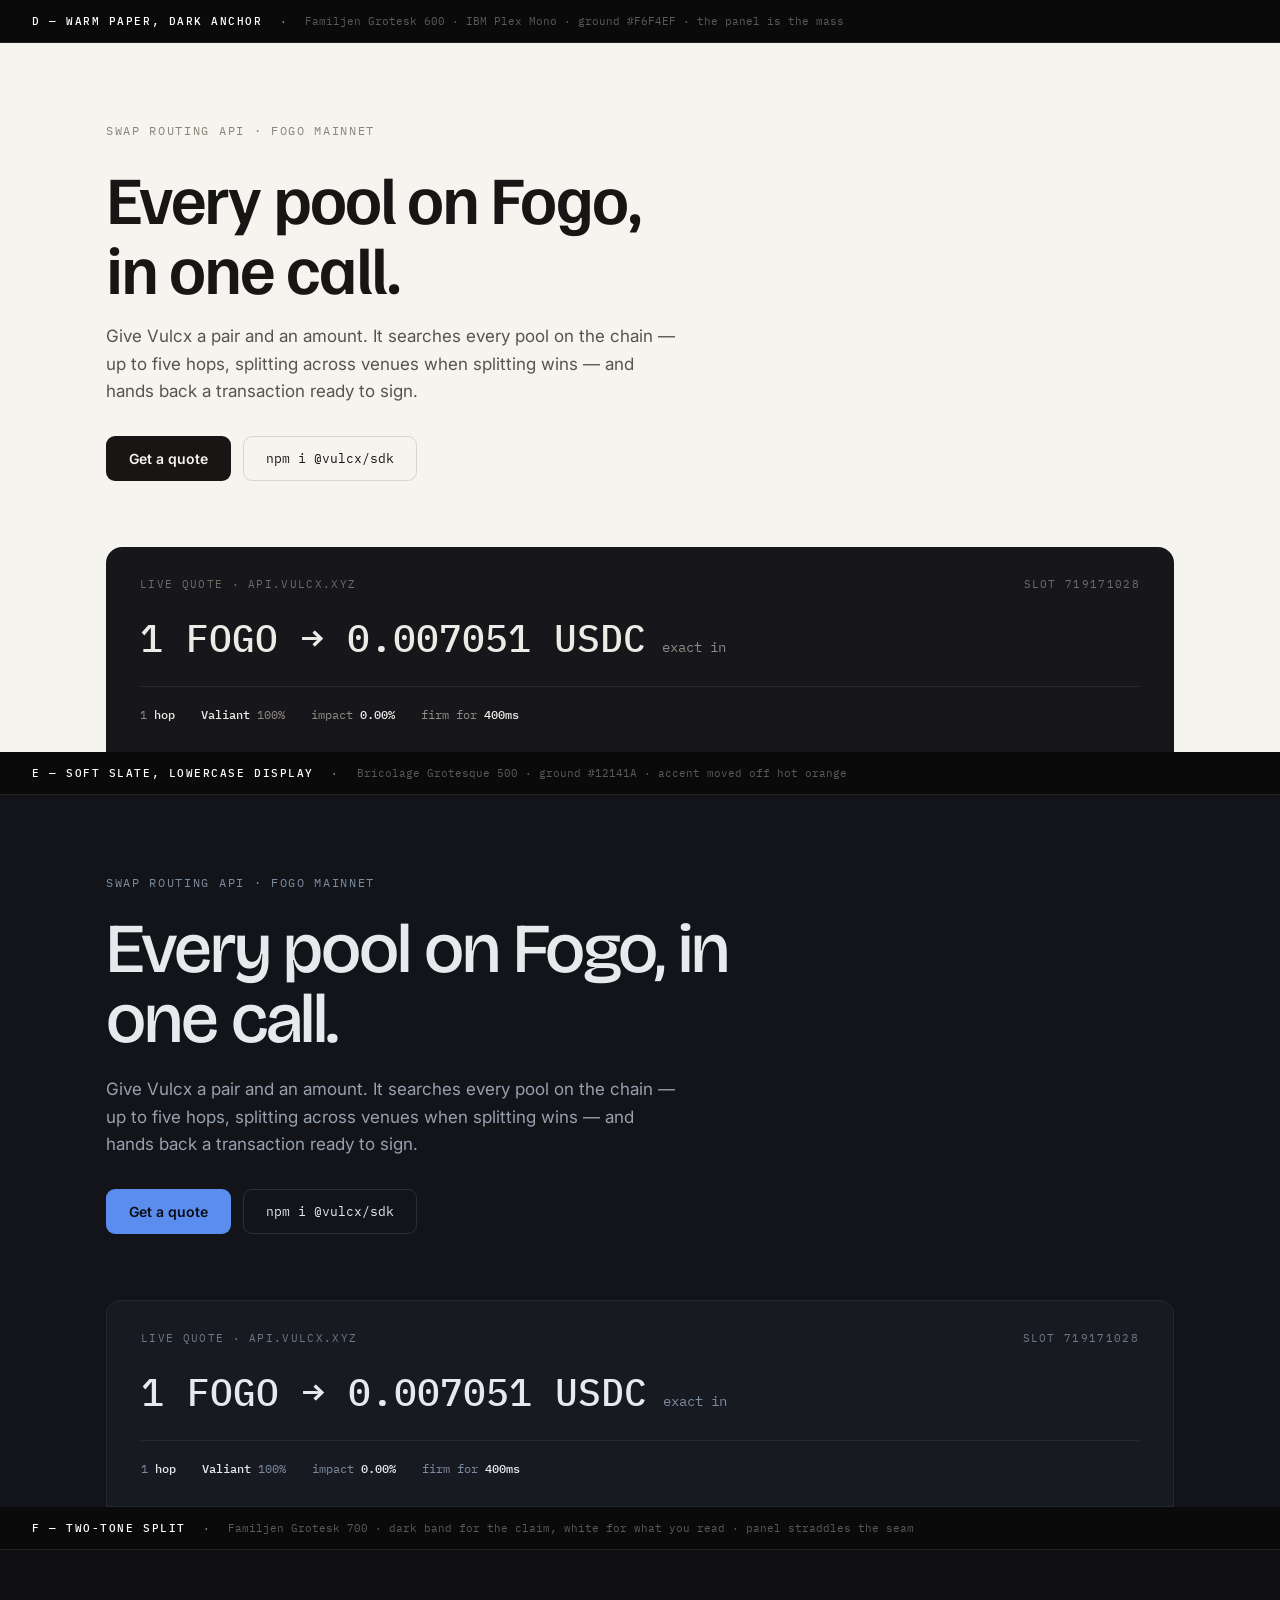
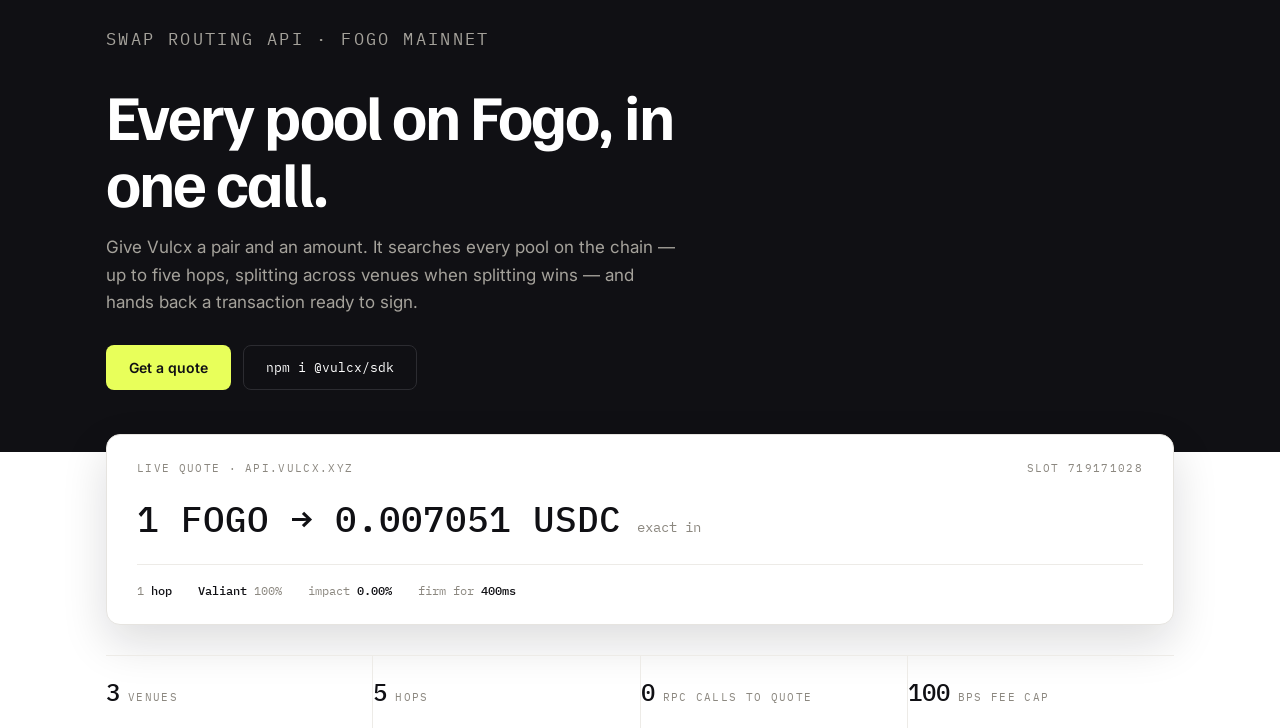
<file: design/compare.html>
<!doctype html>
<html lang="en">
<head>
<meta charset="utf-8">
<meta name="viewport" content="width=device-width, initial-scale=1">
<title>Vulcx — hero directions D/E/F</title>
<meta name="robots" content="noindex, nofollow">

<!-- Three directions, identical copy, so the comparison is about style only.
     Deliberately avoids two systems this project has already rejected:
       · #080420 indigo + Clash Display        (retired)
       · pure white + Instrument Serif 400      (reverted same day — the page
         had no mass and no focal point, and a 400 serif read as "neutral
         standard" for a product that competes on execution quality)
     Each direction below answers the mass problem in a different way. -->

<link rel="preconnect" href="https://fonts.googleapis.com">
<link rel="preconnect" href="https://fonts.gstatic.com" crossorigin>
<link rel="stylesheet" href="https://fonts.googleapis.com/css2?family=Familjen+Grotesk:wght@400;500;600;700&family=Bricolage+Grotesque:opsz,wght@12..96,400;12..96,500;12..96,700&family=Inter:wght@400;500;600&family=IBM+Plex+Mono:wght@400;500&display=swap">

<style>
  *,*::before,*::after{box-sizing:border-box}
  body{margin:0;background:#0a0a0a;color:#fff;font-family:Inter,system-ui,sans-serif}

  .label{position:sticky;top:0;z-index:10;background:#0a0a0a;color:#8a8a8a;
    font-family:'IBM Plex Mono',monospace;font-size:11px;letter-spacing:.14em;
    text-transform:uppercase;padding:14px 32px;border-bottom:1px solid #222}
  .label b{color:#fff;font-weight:500}
  .label span{color:#5a5a5a;text-transform:none;letter-spacing:0}

  .frame{width:100%}
  .wrap{max-width:1180px;margin:0 auto;padding:0 56px}
  .num{font-variant-numeric:tabular-nums}

  /* ═══════════ D — Warm paper, dark anchor ═══════════
     Light, but the live panel is a solid dark block. That block is the mass
     the earlier light pass never had, and it doubles as the focal point. */
  .D{background:#F6F4EF;color:#171614;padding:78px 0 0}
  .D .eyebrow{font-family:'IBM Plex Mono',monospace;font-size:12px;letter-spacing:.14em;
    text-transform:uppercase;color:#8a8578;margin:0 0 22px}
  .D h1{font-family:'Familjen Grotesk',sans-serif;font-weight:600;font-size:68px;
    line-height:1.02;letter-spacing:-.028em;margin:0 0 22px;max-width:15ch}
  .D p{font-size:17px;line-height:1.62;color:#57544c;max-width:52ch;margin:0 0 30px}
  .D .row{display:flex;gap:12px;align-items:center;margin-bottom:66px}
  .D .btn{font-family:Inter;font-size:14px;font-weight:600;padding:13px 22px;
    border-radius:9px;border:1px solid transparent;text-decoration:none}
  .D .p1{background:#171614;color:#F6F4EF}
  .D .p2{border-color:#d9d5cb;color:#171614;font-family:'IBM Plex Mono',monospace;font-weight:400;font-size:13px}
  .D .panel{background:#17161A;border-radius:16px 16px 0 0;padding:30px 34px;color:#EDEBE6}
  .D .ph{display:flex;justify-content:space-between;font-family:'IBM Plex Mono',monospace;
    font-size:11px;letter-spacing:.12em;text-transform:uppercase;color:#6f6c66;margin-bottom:22px}
  .D .quote{display:flex;align-items:baseline;gap:16px;font-family:'IBM Plex Mono',monospace}
  .D .qa{font-size:38px;font-weight:500}
  .D .qb{font-size:14px;color:#8f8b83}
  .D .legs{display:flex;gap:26px;margin-top:24px;padding-top:20px;border-top:1px solid #2a2a2e;
    font-family:'IBM Plex Mono',monospace;font-size:12px;color:#8f8b83}
  .D .legs b{color:#EDEBE6;font-weight:500}

  /* ═══════════ E — Soft slate, lowercase display ═══════════
     Keeps a dark ground but moves off near-black to a cooler slate, and drops
     the condensed-uppercase hero, which is the most-copied move of the era. */
  .E{background:#12141A;color:#E8E9ED;padding:78px 0 0}
  .E .eyebrow{font-family:'IBM Plex Mono',monospace;font-size:12px;letter-spacing:.14em;
    text-transform:uppercase;color:#7C8BA1;margin:0 0 22px}
  .E h1{font-family:'Bricolage Grotesque',sans-serif;font-weight:500;font-size:70px;
    line-height:1.0;letter-spacing:-.03em;margin:0 0 22px;max-width:15ch}
  .E p{font-size:17px;line-height:1.62;color:#98A0AE;max-width:52ch;margin:0 0 30px}
  .E .row{display:flex;gap:12px;align-items:center;margin-bottom:66px}
  .E .btn{font-size:14px;font-weight:600;padding:13px 22px;border-radius:9px;
    border:1px solid transparent;text-decoration:none}
  .E .p1{background:#5B8DEF;color:#0B0D12}
  .E .p2{border-color:#2A2F3A;color:#E8E9ED;font-family:'IBM Plex Mono',monospace;font-weight:400;font-size:13px}
  .E .panel{background:#171A21;border:1px solid #232833;border-radius:14px 14px 0 0;padding:30px 34px}
  .E .ph{display:flex;justify-content:space-between;font-family:'IBM Plex Mono',monospace;
    font-size:11px;letter-spacing:.12em;text-transform:uppercase;color:#6E7887;margin-bottom:22px}
  .E .quote{display:flex;align-items:baseline;gap:16px;font-family:'IBM Plex Mono',monospace}
  .E .qa{font-size:38px;font-weight:500}
  .E .qb{font-size:14px;color:#7C8BA1}
  .E .legs{display:flex;gap:26px;margin-top:24px;padding-top:20px;border-top:1px solid #232833;
    font-family:'IBM Plex Mono',monospace;font-size:12px;color:#7C8BA1}
  .E .legs b{color:#E8E9ED;font-weight:500}

  /* ═══════════ F — Two-tone split ═══════════
     Dark band for the claim, light below for everything you actually read.
     Mass and legibility both, and the seam gives the page a spine. */
  .F .top{background:#101014;color:#fff;padding:76px 0 62px}
  .F .bot{background:#fff;color:#101014;padding:34px 0 0}
  .F .eyebrow{font-family:'IBM Plex Mono',monospace;font-size:12px;letter-spacing:.14em;
    text-transform:uppercase;color:#807C74;margin:0 0 22px}
  .F h1{font-family:'Familjen Grotesk',sans-serif;font-weight:700;font-size:64px;
    line-height:1.04;letter-spacing:-.03em;margin:0 0 20px;max-width:16ch}
  .F .top p{font-size:17px;line-height:1.62;color:#A5A29B;max-width:52ch;margin:0 0 28px}
  .F .row{display:flex;gap:12px;align-items:center}
  .F .btn{font-size:14px;font-weight:600;padding:13px 22px;border-radius:8px;
    border:1px solid transparent;text-decoration:none}
  .F .p1{background:#E8FF5A;color:#101014}
  .F .p2{border-color:#2C2C31;color:#fff;font-family:'IBM Plex Mono',monospace;font-weight:400;font-size:13px}
  .F .panel{background:#fff;border:1px solid #E6E4E0;border-radius:14px;
    padding:26px 30px;margin-top:-52px;box-shadow:0 18px 46px rgba(16,16,20,.14)}
  .F .ph{display:flex;justify-content:space-between;font-family:'IBM Plex Mono',monospace;
    font-size:11px;letter-spacing:.12em;text-transform:uppercase;color:#8C8880;margin-bottom:20px}
  .F .quote{display:flex;align-items:baseline;gap:16px;font-family:'IBM Plex Mono',monospace}
  .F .qa{font-size:36px;font-weight:500;color:#101014}
  .F .qb{font-size:14px;color:#8C8880}
  .F .legs{display:flex;gap:26px;margin-top:22px;padding-top:18px;border-top:1px solid #EDEBE7;
    font-family:'IBM Plex Mono',monospace;font-size:12px;color:#8C8880}
  .F .legs b{color:#101014;font-weight:500}
  .F .stats{display:flex;gap:0;margin-top:30px;border-top:1px solid #EDEBE7}
  .F .stat{flex:1;padding:20px 0;border-right:1px solid #EDEBE7}
  .F .stat:last-child{border-right:0}
  .F .stat b{font-family:'IBM Plex Mono',monospace;font-size:24px;font-weight:500}
  .F .stat span{font-family:'IBM Plex Mono',monospace;font-size:11px;letter-spacing:.12em;
    text-transform:uppercase;color:#8C8880;margin-left:8px}
</style>
</head>
<body>

<!-- ══════════════════════════ D ══════════════════════════ -->
<div class="label"><b>D — Warm paper, dark anchor</b> &nbsp;·&nbsp;
  <span>Familjen Grotesk 600 · IBM Plex Mono · ground #F6F4EF · the panel is the mass</span></div>
<div class="frame D">
  <div class="wrap">
    <p class="eyebrow">Swap routing API · Fogo mainnet</p>
    <h1>Every pool on Fogo, in one call.</h1>
    <p>Give Vulcx a pair and an amount. It searches every pool on the chain — up to five hops,
       splitting across venues when splitting wins — and hands back a transaction ready to sign.</p>
    <div class="row">
      <a class="btn p1" href="#">Get a quote</a>
      <a class="btn p2" href="#">npm i @vulcx/sdk</a>
    </div>
    <div class="panel">
      <div class="ph"><span>Live quote · api.vulcx.xyz</span><span>slot <span class="num">719171028</span></span></div>
      <div class="quote"><span class="qa num">1 FOGO → 0.007051 USDC</span><span class="qb">exact in</span></div>
      <div class="legs"><span>1 <b>hop</b></span><span><b>Valiant</b> 100%</span><span>impact <b class="num">0.00%</b></span><span>firm for <b class="num">400ms</b></span></div>
    </div>
  </div>
</div>

<!-- ══════════════════════════ E ══════════════════════════ -->
<div class="label"><b>E — Soft slate, lowercase display</b> &nbsp;·&nbsp;
  <span>Bricolage Grotesque 500 · ground #12141A · accent moved off hot orange</span></div>
<div class="frame E">
  <div class="wrap">
    <p class="eyebrow">Swap routing API · Fogo mainnet</p>
    <h1>Every pool on Fogo, in one call.</h1>
    <p>Give Vulcx a pair and an amount. It searches every pool on the chain — up to five hops,
       splitting across venues when splitting wins — and hands back a transaction ready to sign.</p>
    <div class="row">
      <a class="btn p1" href="#">Get a quote</a>
      <a class="btn p2" href="#">npm i @vulcx/sdk</a>
    </div>
    <div class="panel">
      <div class="ph"><span>Live quote · api.vulcx.xyz</span><span>slot <span class="num">719171028</span></span></div>
      <div class="quote"><span class="qa num">1 FOGO → 0.007051 USDC</span><span class="qb">exact in</span></div>
      <div class="legs"><span>1 <b>hop</b></span><span><b>Valiant</b> 100%</span><span>impact <b class="num">0.00%</b></span><span>firm for <b class="num">400ms</b></span></div>
    </div>
  </div>
</div>

<!-- ══════════════════════════ F ══════════════════════════ -->
<div class="label"><b>F — Two-tone split</b> &nbsp;·&nbsp;
  <span>Familjen Grotesk 700 · dark band for the claim, white for what you read · panel straddles the seam</span></div>
<div class="frame F">
  <div class="top">
    <div class="wrap">
      <p class="eyebrow">Swap routing API · Fogo mainnet</p>
      <h1>Every pool on Fogo, in one call.</h1>
      <p>Give Vulcx a pair and an amount. It searches every pool on the chain — up to five hops,
         splitting across venues when splitting wins — and hands back a transaction ready to sign.</p>
      <div class="row">
        <a class="btn p1" href="#">Get a quote</a>
        <a class="btn p2" href="#">npm i @vulcx/sdk</a>
      </div>
    </div>
  </div>
  <div class="bot">
    <div class="wrap">
      <div class="panel">
        <div class="ph"><span>Live quote · api.vulcx.xyz</span><span>slot <span class="num">719171028</span></span></div>
        <div class="quote"><span class="qa num">1 FOGO → 0.007051 USDC</span><span class="qb">exact in</span></div>
        <div class="legs"><span>1 <b>hop</b></span><span><b>Valiant</b> 100%</span><span>impact <b class="num">0.00%</b></span><span>firm for <b class="num">400ms</b></span></div>
      </div>
      <div class="stats">
        <div class="stat"><b class="num">3</b><span>venues</span></div>
        <div class="stat"><b class="num">5</b><span>hops</span></div>
        <div class="stat"><b class="num">0</b><span>rpc calls to quote</span></div>
        <div class="stat"><b class="num">100</b><span>bps fee cap</span></div>
      </div>
    </div>
  </div>
</div>

</body>
</html>
</file>
<file: design/tokens.css>
/* Vulcx design tokens — warm paper, dark anchor.
   Rewritten 2026-09-02. Fourth system.

   Why this one. The third system (near-black #0B0B0F, Archivo condensed
   uppercase, one hot ember) was competent and completely anonymous: Archivo
   was display AND body AND section head, differing only by size, width axis
   and case — one voice at three volumes, no typographic contrast — over the
   most-copied palette of the era. Nothing in it said routing, or Fogo, or
   Vulcx.

   The second system failed for a different reason worth not repeating: it was
   pure white with 13%-opacity hairlines, so the page had no mass and no focal
   point. The fix for that is not "go dark again". It is to give a light page
   one heavy object. Here that object is the live quote panel, which is a
   scoped dark island (see the #swap-panel block at the bottom) — the mass and
   the focal point are the same element, and it is the element that proves the
   product works.

   Type now carries the character, because it is the cheapest thing that
   cannot be copied by changing three hex values:
     display  Familjen Grotesk  — real letterforms, set lowercase, never
                                  condensed-uppercase
     ui       Inter             — neutral on purpose; long copy must not fight
     mono     IBM Plex Mono     — data, labels, anything the machine said

   Token NAMES are unchanged across all four systems, so swap-panel.js (which
   writes var(--vx-accent-1..4) into inline styles) keeps resolving. Roles
   move; names do not. */

:root {
  /* ---- Fluid root. Everything below is rem, so the page scales as one unit.
         0.787vw ≈ 11.9px @ 1512. Unchanged across all four systems. ---- */
  font-size: clamp(0.75rem, 0.787vw, 1rem);

  /* ---- Ground. Warm, not white: #FFF with hairlines is what failed. ---- */
  --vx-bg:            #F6F4EF;   /* paper */
  --vx-bg-raised:     #FFFFFF;   /* cards sit above the paper */
  --vx-bg-inset:      #EDEAE2;   /* recessed — input rows, code wells */
  --vx-bg-invert:     #17161A;   /* the anchor: panels that must carry weight */
  --vx-glass:         #FFFFFF;   /* flat fill; the name is historical */
  --vx-hairline:      rgba(23, 22, 26, 0.10);
  --vx-hairline-firm: rgba(23, 22, 26, 0.20);

  /* ---- Ember. Still the brand mark, but it is now a highlighter, not a
         floodlight: eyebrows, active states, the logo. Primary buttons are
         ink, because on paper a solid dark block reads more expensive than a
         saturated one. ---- */
  --vx-ember:         #E23A00;   /* a shade deeper than #FF3D01 — that value
                                    was tuned for near-black and vibrates on
                                    paper */
  --vx-ember-soft:    rgba(226, 58, 0, 0.10);
  --vx-ember-glow:    none;      /* glows belong to dark grounds */

  /* ---- Strong fill. On paper the "execute" colour is ink, not ember. ---- */
  --vx-mint:          #17161A;
  --vx-mint-text:     #B02D00;
  --vx-mint-glow:     0 1px 2px rgba(23, 22, 26, 0.16);

  /* ---- Ink. Warm near-black; pure #000 on warm paper looks like a hole. ---- */
  --vx-fg:            #171614;
  --vx-fg-muted:      rgba(23, 22, 20, 0.64);
  --vx-fg-faint:      rgba(23, 22, 20, 0.42);
  --vx-fg-invert:     #F6F4EF;

  /* ---- Route / chart accents (use in this order). These are read by
         swap-panel.js and render inside the dark panel, so they are tuned
         against #17161A, not against the paper. ---- */
  --vx-accent-1:      #5B8DEF;
  --vx-accent-2:      #34D399;
  --vx-accent-3:      #C08BFF;
  --vx-accent-4:      #F5B544;

  /* ---- Semantic, tuned for ink on paper. The panel overrides these below
         with lighter values, because the same green that reads correct on
         paper disappears on #17161A. ---- */
  --vx-success:       #0F7A52;
  --vx-warn:          #8A5A00;
  --vx-danger:        #C0300A;

  /* ---- Signature. The rail is a thin ember edge on the hero; the horizon is
         a warm bloom, kept very low — on paper anything stronger reads as a
         printing error rather than a light source. ---- */
  --vx-rail:          linear-gradient(180deg, #E23A00 0%, rgba(226,58,0,0) 78%);
  --vx-horizon:       radial-gradient(58% 58% at 64% 38%,
                        rgba(226, 58, 0, 0.045) 0%, rgba(226, 58, 0, 0) 70%);

  /* ---- Type. Three families, three jobs — that separation is the point. ---- */
  --vx-font-display: "Familjen Grotesk", "Helvetica Neue", system-ui, sans-serif;
  --vx-font-ui:      "Inter", system-ui, -apple-system, sans-serif;
  --vx-font-mono:    "IBM Plex Mono", ui-monospace, "SF Mono", monospace;

  /* Familjen Grotesk has no width axis. The tokens stay so every existing
     `font-stretch: var(--vx-wdth-*)` keeps parsing; they are simply inert. */
  --vx-wdth-display: normal;
  --vx-wdth-head:    normal;
  --vx-wdth-ui:      normal;

  --vx-text-display: 6.0rem;   /* ~71px */
  --vx-text-h1:      4.5rem;   /* ~54px */
  --vx-text-h2:      2.85rem;  /* ~34px */
  --vx-text-h3:      1.55rem;  /* ~18px */
  --vx-text-body:    1.34rem;  /* ~16px — Inter needs a touch more than Archivo */
  --vx-text-label:   0.9rem;   /* ~11px */
  --vx-text-num:     1.25rem;  /* ~15px */

  --vx-track-tight:  -0.028em; /* Familjen takes more negative tracking */
  --vx-track-label:   0.12em;

  /* ---- Space. Slightly looser than the dark system: light grounds need more
         air before density reads as clutter rather than as rigour. ---- */
  --vx-space-1: 0.6rem;   --vx-space-2: 1.0rem;  --vx-space-3: 1.35rem;
  --vx-space-4: 1.9rem;   --vx-space-5: 2.6rem;  --vx-space-6: 3.6rem;
  --vx-space-7: 5.0rem;
  --vx-section:  7.0rem;
  --vx-section-hero: 7.8rem;

  /* ---- Radii. Softer than the terminal system — this is a product surface
         now, not a console — but still square enough to read as a tool. ---- */
  --vx-r-pill:  999px;
  --vx-r-card:  0.75rem;
  --vx-r-panel: 0.65rem;
  --vx-r-chip:  0.45rem;

  /* ---- Motion. Unchanged. ---- */
  --vx-ease: cubic-bezier(0.22, 1, 0.36, 1);
  --vx-dur:  0.18s;
}

/* Every number on the page. Quotes must not reflow while refreshing. */
.vx-num {
  font-family: var(--vx-font-mono);
  font-variant-numeric: tabular-nums;
  font-size: var(--vx-text-num);
  font-weight: 500;
}

/* Uppercase micro-label — mono. The interface voice. */
.vx-label {
  font-family: var(--vx-font-mono);
  font-size: var(--vx-text-label);
  font-weight: 500;
  letter-spacing: var(--vx-track-label);
  text-transform: uppercase;
}

/* ─────────────────────────────────────────────────────────────────────────
   The dark anchor.

   The live quote panel is the one heavy object on a light page. Rather than
   rewrite every .sp-* rule for a dark surface, the surface and ink tokens are
   redefined inside it — so the panel is a scoped dark theme and every rule
   written against these names keeps working unchanged. This is also why
   swap-panel.js needs no edit: it writes var(--vx-accent-N) into inline
   styles, which resolve against elements inside this scope.
   ───────────────────────────────────────────────────────────────────────── */
#swap-panel,
.is-anchor {
  --vx-bg:            #17161A;
  --vx-bg-raised:     #23222A;
  --vx-bg-inset:      #101014;
  --vx-glass:         #23222A;
  --vx-hairline:      rgba(255, 255, 255, 0.09);
  --vx-hairline-firm: rgba(255, 255, 255, 0.18);

  --vx-fg:            #EDEBE6;
  --vx-fg-muted:      rgba(237, 235, 230, 0.62);
  --vx-fg-faint:      rgba(237, 235, 230, 0.40);
  --vx-fg-invert:     #17161A;

  /* Ember can go back to full saturation here: it no longer sits on paper. */
  --vx-ember:         #FF5A28;
  --vx-ember-soft:    rgba(255, 90, 40, 0.14);
  --vx-mint:          #FF5A28;
  --vx-mint-text:     #FF8A5C;
  --vx-mint-glow:     0 0 1.8rem rgba(255, 90, 40, 0.28);

  --vx-success:       #34D399;
  --vx-warn:          #F5B544;
  --vx-danger:        #FF6B45;

  background: var(--vx-bg-invert);
  color: var(--vx-fg);
}

/* ─────────────────────────────────────────────────────────────────────────
   Keyboard access, shared by every page that loads this file.

   One focus ring everywhere: the ember, whatever the page's own ember token
   has been re-pointed to. Only :focus-visible, so a mouse click does not
   leave a ring behind. The skip link sits off-screen until it is focused,
   and the <main> it targets is focusable only so the jump lands there.
   ───────────────────────────────────────────────────────────────────────── */
:focus-visible {
  outline: 2px solid #ff4f1f;
  outline-offset: 2px;
}
main[tabindex="-1"]:focus { outline: none; }

.skip {
  position: absolute;
  left: 1rem;
  top: -10rem;
  z-index: 100;
  padding: 0.8rem 1.4rem;
  border-radius: 999px;
  background: #ff4f1f;
  color: #10100f;
  font-family: var(--vx-font-ui);
  font-size: 1.2rem;
  font-weight: 500;
  text-decoration: none;
}
.skip:focus { top: 1rem; }
</file>
<file: design/dark.css>
/* Black system (DESIGN_SYSTEM.md §5) for pages outside the home page.
   Loaded after each page's own <style>, so it only re-points tokens and
   restyles the shared chrome; page-specific rules keep working. */
:root {
  --vx-bg: #000000;
  --vx-bg-raised: #0c0c0e;
  --vx-bg-inset: #060607;
  --vx-bg-invert: #0c0c0e;
  --vx-glass: #0c0c0e;
  --vx-hairline: rgba(255,255,255,0.08);
  --vx-hairline-firm: rgba(255,255,255,0.16);
  --vx-fg: #f5f4f2;
  --vx-fg-muted: rgba(245,244,242,0.64);
  --vx-fg-faint: rgba(245,244,242,0.40);
  --vx-fg-invert: #ffffff;
  --vx-ember: #ff4f1f;
  --vx-ember-soft: rgba(255,79,31,0.12);
  --vx-mint: #ff4f1f;
  --vx-mint-text: #ff8a5c;
  --vx-mint-glow: none;
  --vx-success: #34d399;
  --vx-warn: #f5b544;
  --vx-danger: #ff6b45;
  --vx-font-display: "Geist", "Helvetica Neue", system-ui, sans-serif;
  --vx-font-ui: "Geist", system-ui, -apple-system, sans-serif;
  --vx-font-mono: "Geist Mono", ui-monospace, "SF Mono", monospace;
}
html { background: #000; color-scheme: dark; }
body { background: #000; }
h1, h2, h3 { font-weight: 450; letter-spacing: -0.02em; }
code { background: rgba(255,255,255,0.07); }

.nav { background: rgba(0,0,0,0.72); border-bottom-color: var(--vx-hairline); }
/* The wordmark: Geist 600, tight. Same as the nav on the home page, the portal and brand/lockup-*.svg. */
.brand span { font-family: var(--vx-font-display); font-size: 1.5rem; font-weight: 600; letter-spacing: -0.03em; text-transform: none; color: var(--vx-fg); }
.brand svg path { fill: #ff4f1f; }
.nav-links a { font-family: var(--vx-font-ui); font-size: 1.22rem; letter-spacing: 0; text-transform: none; }
.pill-ember:hover { background: #e03e10; }

.btn { border-radius: 999px; font-family: var(--vx-font-ui); letter-spacing: 0; text-transform: none; font-size: 1.2rem; }
.btn-primary { background: var(--vx-ember); color: #fff; }
.btn-primary:hover { background: #e03e10; color: #fff; }

.foot-in a, .foot-in span { font-family: var(--vx-font-ui); letter-spacing: 0; text-transform: none; font-size: 1.15rem; }
.nav-cta a, .pill { text-decoration: none !important; }
</file>
